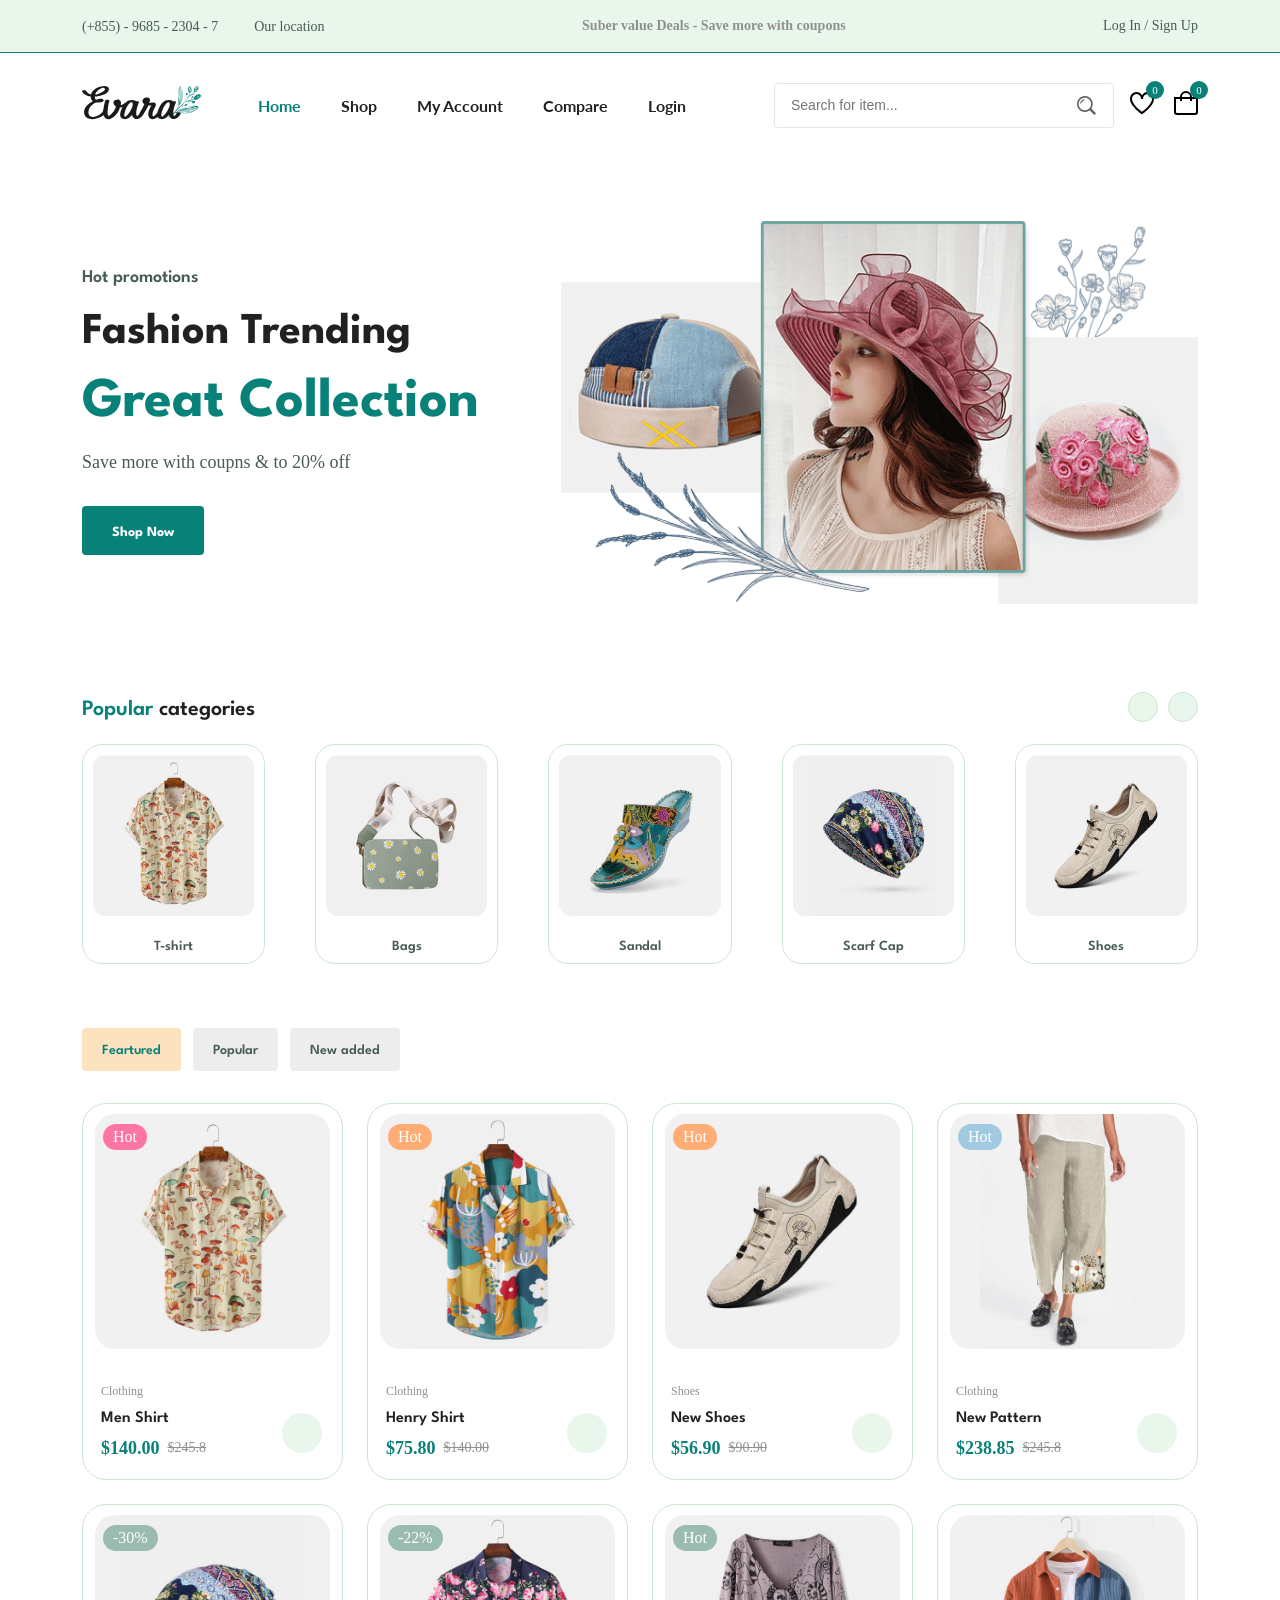
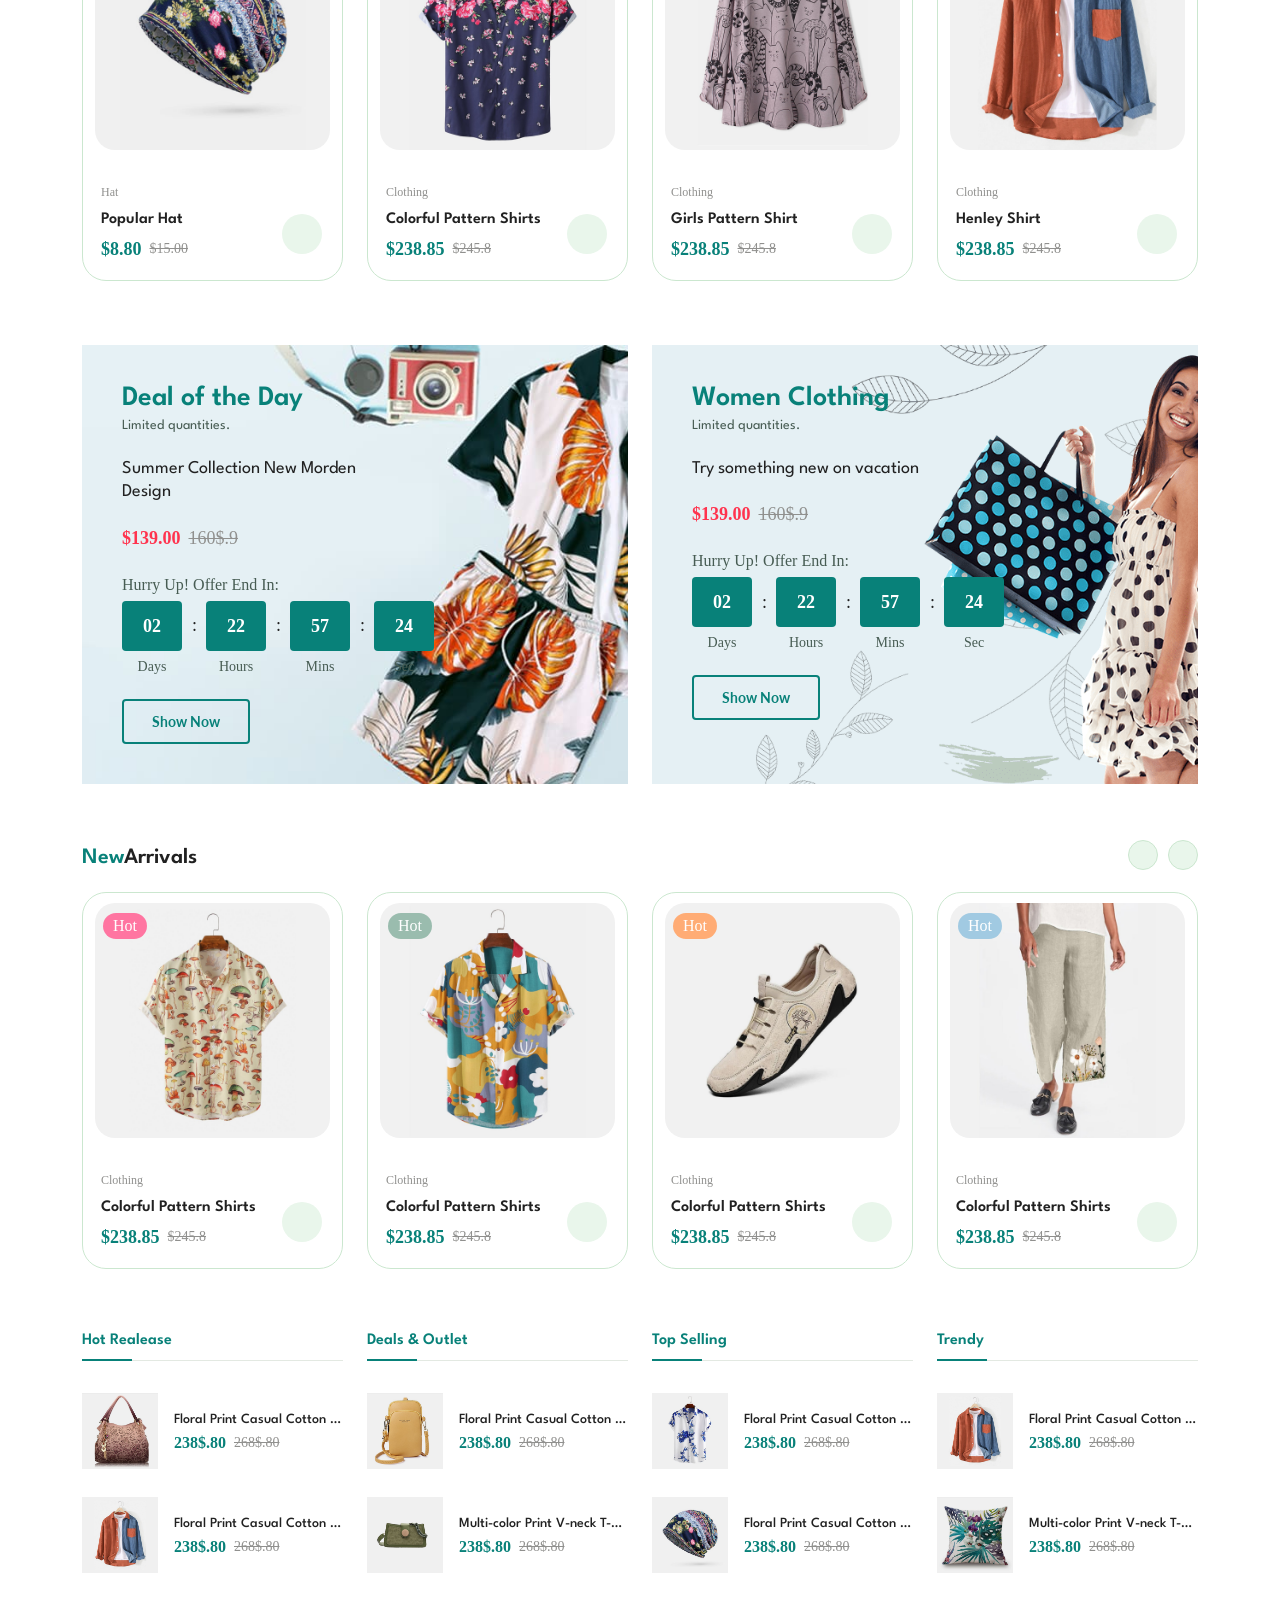
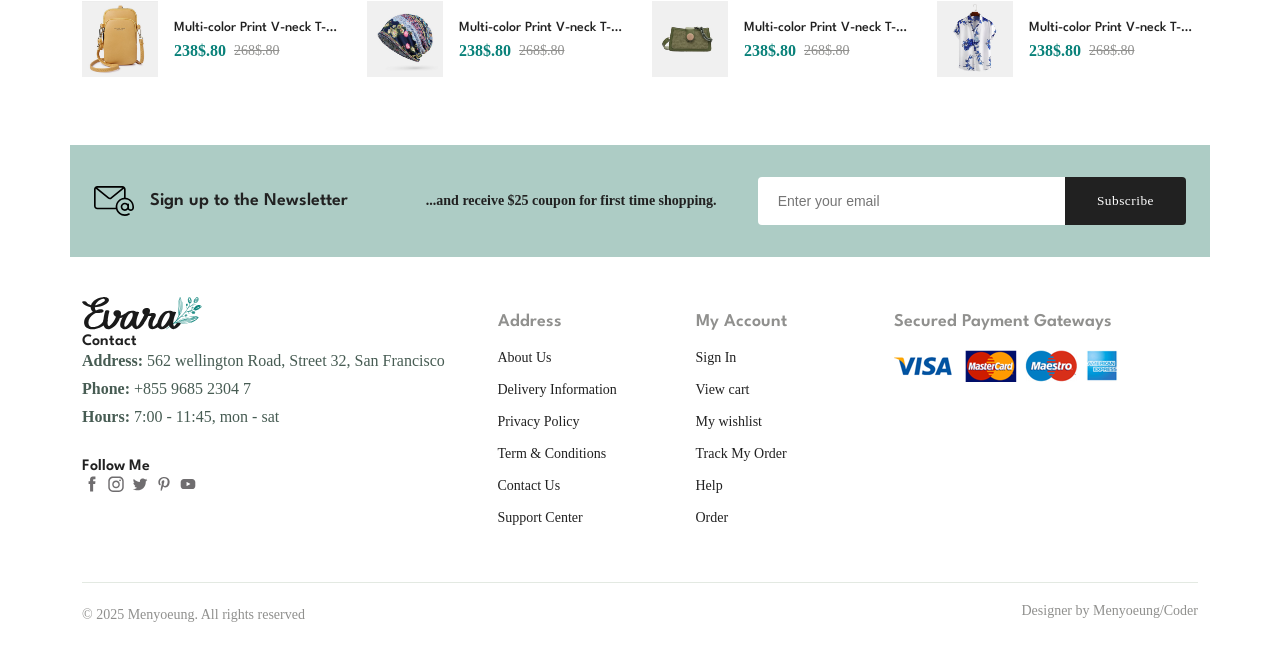
<file: index.html>
<!DOCTYPE html>
<html lang="en">
  <head>
    <meta charset="UTF-8" />
    <meta name="viewport" content="width=device-width, initial-scale=1.0" />

    <!--=============== FLATICON ===============-->
    <link rel='stylesheet' href='https://cdn-uicons.flaticon.com/2.6.0/uicons-regular-straight/css/uicons-regular-straight.css'>

    <!--=============== SWIPER CSS ===============-->
    <link rel="stylesheet"href="https://cdn.jsdelivr.net/npm/swiper@11/swiper-bundle.min.css"/>

    <!--=============== CSS ===============-->
    <link rel="stylesheet" href="assets/css/styles.css" />
    
    <title>Ecommerce Website</title>
  </head>
  <body>
    <!--=============== HEADER ===============-->
    <header class="header">
      <div class="header__top">
        <div class="header__container container">
          <div class="header__contact">
            <span>(+855) - 9685 - 2304 - 7</span>

            <span>Our location</span>
          </div>

          <p class="header__alert-news">
            Suber value Deals - Save more with coupons
          </p>

          <a href="login-register.html" class="header__top-action">
            Log In / Sign Up
          </a>
        </div>
      </div>

      <nav class="nav container">
        <a href="index.html" class="nav__logo">
          <img src="assets/img/logo.svg" alt="" class="nav__logo-img">
        </a>

        <div class="nav__menu" id="nav-menu">
          <button class="nav__close" id="nav-close" aria-label="Close menu">
            <i class="fi fi-rs-cross-small"></i>
          </button>
          <ul class="nav__list">
            <li class="nav__item">
              <a href="index.html" class="nav__link active-link">Home</a>
            </li>
            <li class="nav__item">
              <a href="shop.html" class="nav__link">Shop</a>
            </li>
            <li class="nav__item">
              <a href="accounts.html" class="nav__link">My Account</a>
            </li>
            <li class="nav__item">
              <a href="compare.html" class="nav__link">Compare</a>
            </li>
            <li class="nav__item">
              <a href="login-register.html" class="nav__link">Login</a>
            </li>
          </ul>
          <div class="header__search">
            <input type="text" placeholder="Search for item..."
            class="form__input"
            >
            <button class="search__btn">
              <img src="assets/img/search.png" alt="">
            </button>
          </div>
        </div>

        <div class="header__user-actions">
          <a href="wishlist.html" class="header__action-btn">
            <img src="assets/img/icon-heart.svg" alt="">
            <span class="count">3</span>
          </a>

          <a href="cart.html" class="header__action-btn">
            <img src="assets/img/icon-cart.svg" alt="">
            <span class="count">0</span>
          </a>
        </div>
        <button class="nav__toggle" id="nav-toggle" aria-label="Open menu" aria-expanded="false" aria-controls="nav-menu">
          <img src="assets/img/menu-burger.svg" alt="">
        </button>
      </nav>

      <div class="nav__overlay" id="nav-overlay"></div>
    </header>

    <!--=============== MAIN ===============-->
    <main class="main">
      <!--=============== HOME ===============-->
      <section class="home section--lg">
        <div class="home__container container grid">
          <div class="home-content">
            <span class="home___subtitle">Hot promotions</span>
            <h1 class="home__title">Fashion Trending <span>Great Collection</span></h1>
            <p class="home__describtion">Save more with coupns & to 20% off</p>
            <a href="shop.html" class="btn">Shop Now</a>
          </div>
          <img src="assets/img/home-img.png" alt="" class="home__img">
        </div>
      </section>

      <!--=============== CATEGORIES ===============-->
      <section class="categories container section">
        <h3 class="section__title">Popular <span>categories</span></h3>


        <div class="categories__container swiper">
          <div class="swiper-wrapper">
            <a href="shop.html" class="category__item swiper-slide">
              <img src="assets/img/category-1.jpg" alt="" class="category__img">

              <h3 class="category__title">T-shirt</h3>
            </a> 

            <a href="shop.html" class="category__item swiper-slide">
              <img src="assets/img/category-2.jpg" alt="" class="category__img">

              <h3 class="category__title">Bags</h3>
            </a> 
            <a href="shop.html" class="category__item swiper-slide">
              <img src="assets/img/category-3.jpg" alt="" class="category__img">

              <h3 class="category__title">Sandal</h3>
            </a> 
            <a href="shop.html" class="category__item swiper-slide">
              <img src="assets/img/category-4.jpg" alt="" class="category__img">

              <h3 class="category__title">Scarf Cap</h3>
            </a> 
            <a href="shop.html" class="category__item swiper-slide">
              <img src="assets/img/category-5.jpg" alt="" class="category__img">

              <h3 class="category__title">Shoes</h3>
            </a> 
            <a href="shop.html" class="category__item swiper-slide">
              <img src="assets/img/category-6.jpg" alt="" class="category__img">

              <h3 class="category__title">Pillowcase</h3>
            </a> 
            <a href="shop.html" class="category__item swiper-slide">
              <img src="assets/img/category-7.jpg" alt="" class="category__img">

              <h3 class="category__title">Jumsuit</h3>
            </a> 
            <a href="shop.html" class="category__item swiper-slide">
              <img src="assets/img/category-8.jpg" alt="" class="category__img">

              <h3 class="category__title">Hats</h3>
            </a> 
          </div>

          <div class="swiper-button-next">
            <i class="fi fi-rs-angle-right"></i>
          </div>
          <div class="swiper-button-prev">
            <i class="fi fi-rs-angle-left"></i>
          </div>
        </div>
      </section>

      <!--=============== PRODUCTS ===============-->
      <section class="products section container">  
        <div class="tab__btns">
          <span class="tab__btn active-tab" data-target="#feartured">Feartured</span>
          <span class="tab__btn" data-target="#popular">Popular</span>
          <span class="tab__btn" data-target="#new-added">New added</span>
        </div>

        <div class="tab__items">
          <div class="tab__item active-tab" content id="feartured">
            <div class="products__container grid">
              <div class="product__item">
                <div class="product__banner">
                  <a href="details.html?productId=prod1" class="product__imges">
                    <img src="assets/img/product-1-1.jpg" alt="" class="product__img default">

                    <img src="assets/img/product-1-2.jpg" alt="" class="product__img hover">
                  </a>

                  <div class="product__actions">
                    <a href="details.html?productId=prod1" class="action__btn" aria-label="Quick View">
                      <i class="fi fi-rs-eye"></i>
                    </a>
                    
                    <a href="#" class="action__btn" aria-label="Add To wishlist" id="addToWishlistBtn">
                      <i class="fi fi-rs-heart"></i>
                    </a>
                    <a href="#" class="action__btn" aria-label="Compare">
                      <i class="fi fi-rs-shuffle"></i>
                    </a>

                  </div>

                  <div class="product__badge light-pink">Hot</div>
                </div>

                <div class="product__content">
                  <span class="product__category">Clothing</span>
                  <a href="details.html?productId=prod1">
                    <h3 class="product__title">Men Shirt</h3>
                  </a>

                  <div class="product__rating">
                    <i class="fi fi-rs-star"></i>
                    <i class="fi fi-rs-star"></i>
                    <i class="fi fi-rs-star"></i>
                    <i class="fi fi-rs-star"></i>
                    <i class="fi fi-rs-star"></i>
                  </div>
                  <div class="product__price flex">
                    <span class="new__price">$140.00</span>
                    <span class="old__price">$245.8</span>
                  </div>

                  <a href="#" class="action__btn cart__btn" aria-label="Add To Cart">
                    <i class="fi fi-rs-shopping-bag-add"></i>
                  </a>
                </div>
              </div>

              <div class="product__item">
                <div class="product__banner">
                  <a href="details.html?productId=prod2" class="product__imges">
                    <img src="assets/img/product-2-1.jpg" alt="" class="product__img default">

                    <img src="assets/img/product-2-2.jpg" alt="" class="product__img hover">
                  </a>

                  <div class="product__actions">
                    <a href="#" class="action__btn" aria-label="Quick View">
                      <i class="fi fi-rs-eye"></i>
                    </a>
                    
                    <a href="#" class="action__btn" aria-label="Add To wishlist">
                      <i class="fi fi-rs-heart"></i>
                    </a>
                    <a href="#" class="action__btn" aria-label="Compare">
                      <i class="fi fi-rs-shuffle"></i>
                    </a>

                  </div>

                  <div class="product__badge light-orange">Hot</div>
                </div>

                <div class="product__content">
                  <span class="product__category">Clothing</span>
                  <a href="details.html?productId=prod2">
                    <h3 class="product__title">Henry Shirt</h3>
                  </a>

                  <div class="product__rating">
                    <i class="fi fi-rs-star"></i>
                    <i class="fi fi-rs-star"></i>
                    <i class="fi fi-rs-star"></i>
                    <i class="fi fi-rs-star"></i>
                    <i class="fi fi-rs-star"></i>
                  </div>
                  <div class="product__price flex">
                    <span class="new__price">$75.80</span>
                    <span class="old__price">$140.00</span>
                  </div>

                  <a href="#" class="action__btn cart__btn" aria-label="Add To Cart">
                    <i class="fi fi-rs-shopping-bag-add"></i>
                  </a>
                </div>
              </div>

              <div class="product__item">
                <div class="product__banner">
                  <a href="#" class="product__imges">
                    <img src="assets/img/product-3-1.jpg" alt="" class="product__img default">

                    <img src="assets/img/product-3-2.jpg" alt="" class="product__img hover">
                  </a>

                  <div class="product__actions">
                    <a href="details.html?productId=prod2" class="action__btn" aria-label="Quick View">
                      <i class="fi fi-rs-eye"></i>
                    </a>
                    
                    <a href="#" class="action__btn" aria-label="Add To wishlist">
                      <i class="fi fi-rs-heart"></i>
                    </a>
                    <a href="#" class="action__btn" aria-label="Compare">
                      <i class="fi fi-rs-shuffle"></i>
                    </a>

                  </div>

                  <div class="product__badge light-orange">Hot</div>
                </div>

                <div class="product__content">
                  <span class="product__category">Shoes</span>
                  <a href="#">
                    <h3 class="product__title">New Shoes</h3>
                  </a>

                  <div class="product__rating">
                    <i class="fi fi-rs-star"></i>
                    <i class="fi fi-rs-star"></i>
                    <i class="fi fi-rs-star"></i>
                    <i class="fi fi-rs-star"></i>
                    <i class="fi fi-rs-star"></i>
                  </div>
                  <div class="product__price flex">
                    <span class="new__price">$56.90</span>
                    <span class="old__price">$90.90</span>
                  </div>

                  <a href="#" class="action__btn cart__btn" aria-label="Add To Cart">
                    <i class="fi fi-rs-shopping-bag-add"></i>
                  </a>
                </div>
              </div>

              <div class="product__item">
                <div class="product__banner">
                  <a href="#" class="product__imges">
                    <img src="assets/img/product-4-1.jpg" alt="" class="product__img default">

                    <img src="assets/img/product-4-2.jpg" alt="" class="product__img hover">
                  </a>

                  <div class="product__actions">
                    <a href="#" class="action__btn" aria-label="Quick View">
                      <i class="fi fi-rs-eye"></i>
                    </a>
                    
                    <a href="#" class="action__btn" aria-label="Add To wishlist">
                      <i class="fi fi-rs-heart"></i>
                    </a>
                    <a href="#" class="action__btn" aria-label="Compare">
                      <i class="fi fi-rs-shuffle"></i>
                    </a>

                  </div>

                  <div class="product__badge light-blue">Hot</div>
                </div>

                <div class="product__content">
                  <span class="product__category">Clothing</span>
                  <a href="#">
                    <h3 class="product__title">New Pattern</h3>
                  </a>

                  <div class="product__rating">
                    <i class="fi fi-rs-star"></i>
                    <i class="fi fi-rs-star"></i>
                    <i class="fi fi-rs-star"></i>
                    <i class="fi fi-rs-star"></i>
                    <i class="fi fi-rs-star"></i>
                  </div>
                  <div class="product__price flex">
                    <span class="new__price">$238.85</span>
                    <span class="old__price">$245.8</span>
                  </div>

                  <a href="#" class="action__btn cart__btn" aria-label="Add To Cart">
                    <i class="fi fi-rs-shopping-bag-add"></i>
                  </a>
                </div>
              </div>

              <div class="product__item">
                <div class="product__banner">
                  <a href="details.html" class="product__imges">
                    <img src="assets/img/product-5-1.jpg" alt="" class="product__img default">

                    <img src="assets/img/product-5-2.jpg" alt="" class="product__img hover">
                  </a>

                  <div class="product__actions">
                    <a href="#" class="action__btn" aria-label="Quick View">
                      <i class="fi fi-rs-eye"></i>
                    </a>
                    
                    <a href="#" class="action__btn" aria-label="Add To wishlist">
                      <i class="fi fi-rs-heart"></i>
                    </a>
                    <a href="#" class="action__btn" aria-label="Compare">
                      <i class="fi fi-rs-shuffle"></i>
                    </a>

                  </div>

                  <div class="product__badge light-green">-30%</div>
                </div>

                <div class="product__content">
                  <span class="product__category">Hat</span>
                  <a href="details.html">
                    <h3 class="product__title">Popular Hat</h3>
                  </a>

                  <div class="product__rating">
                    <i class="fi fi-rs-star"></i>
                    <i class="fi fi-rs-star"></i>
                    <i class="fi fi-rs-star"></i>
                    <i class="fi fi-rs-star"></i>
                    <i class="fi fi-rs-star"></i>
                  </div>
                  <div class="product__price flex">
                    <span class="new__price">$8.80</span>
                    <span class="old__price">$15.00</span>
                  </div>

                  <a href="#" class="action__btn cart__btn" aria-label="Add To Cart">
                    <i class="fi fi-rs-shopping-bag-add"></i>
                  </a>
                </div>
              </div>

              <div class="product__item">
                <div class="product__banner">
                  <a href="details.html?productId=prod4" class="product__imges">
                    <img src="assets/img/product-6-1.jpg" alt="" class="product__img default">

                    <img src="assets/img/product-6-2.jpg" alt="" class="product__img hover">
                  </a>

                  <div class="product__actions">
                    <a href="details.html?productId=prod4" class="action__btn" aria-label="Quick View">
                      <i class="fi fi-rs-eye"></i>
                    </a>
                    
                    <a href="#" class="action__btn" aria-label="Add To wishlist">
                      <i class="fi fi-rs-heart"></i>
                    </a>
                    <a href="#" class="action__btn" aria-label="Compare">
                      <i class="fi fi-rs-shuffle"></i>
                    </a>

                  </div>

                  <div class="product__badge light-green">-22%</div>
                </div>

                <div class="product__content">
                  <span class="product__category">Clothing</span>
                  <a href="details.html?productId=prod4">
                    <h3 class="product__title">Colorful Pattern Shirts</h3>
                  </a>

                  <div class="product__rating">
                    <i class="fi fi-rs-star"></i>
                    <i class="fi fi-rs-star"></i>
                    <i class="fi fi-rs-star"></i>
                    <i class="fi fi-rs-star"></i>
                    <i class="fi fi-rs-star"></i>
                  </div>
                  <div class="product__price flex">
                    <span class="new__price">$238.85</span>
                    <span class="old__price">$245.8</span>
                  </div>

                  <a href="#" class="action__btn cart__btn" aria-label="Add To Cart">
                    <i class="fi fi-rs-shopping-bag-add"></i>
                  </a>
                </div>
              </div>

              <div class="product__item">
                <div class="product__banner">
                  <a href="details.html?productId=prod5" class="product__imges">
                    <img src="assets/img/product-7-1.jpg" alt="" class="product__img default">

                    <img src="assets/img/product-7-2.jpg" alt="" class="product__img hover">
                  </a>

                  <div class="product__actions">
                    <a href="details.html?productId=prod5" class="action__btn" aria-label="Quick View">
                      <i class="fi fi-rs-eye"></i>
                    </a>
                    
                    <a href="#" class="action__btn" aria-label="Add To wishlist">
                      <i class="fi fi-rs-heart"></i>
                    </a>
                    <a href="#" class="action__btn" aria-label="Compare">
                      <i class="fi fi-rs-shuffle"></i>
                    </a>

                  </div>

                  <div class="product__badge light-green">Hot</div>
                </div>

                <div class="product__content">
                  <span class="product__category">Clothing</span>
                  <a href="details.html?productId=prod5">
                    <h3 class="product__title">Girls Pattern Shirt</h3>
                  </a>

                  <div class="product__rating">
                    <i class="fi fi-rs-star"></i>
                    <i class="fi fi-rs-star"></i>
                    <i class="fi fi-rs-star"></i>
                    <i class="fi fi-rs-star"></i>
                    <i class="fi fi-rs-star"></i>
                  </div>
                  <div class="product__price flex">
                    <span class="new__price">$238.85</span>
                    <span class="old__price">$245.8</span>
                  </div>

                  <a href="#" class="action__btn cart__btn" aria-label="Add To Cart">
                    <i class="fi fi-rs-shopping-bag-add"></i>
                  </a>
                </div>
              </div>

              <div class="product__item">
                <div class="product__banner">
                  <a href="details.html?productId=prod3" class="product__imges">
                    <img src="assets/img/product-8-1.jpg" alt="" class="product__img default">

                    <img src="assets/img/product-8-2.jpg" alt="" class="product__img hover">
                  </a>

                  <div class="product__actions">
                    <a href="details.html?productId=prod3" class="action__btn" aria-label="Quick View">
                      <i class="fi fi-rs-eye"></i>
                    </a>
                    
                    <a href="#" class="action__btn" aria-label="Add To wishlist">
                      <i class="fi fi-rs-heart"></i>
                    </a>
                    <a href="#" class="action__btn" aria-label="Compare">
                      <i class="fi fi-rs-shuffle"></i>
                    </a>
                  </div>
                </div>

                <div class="product__content">
                  <span class="product__category">Clothing</span>
                  <a href="details.html?productId=prod3">
                    <h3 class="product__title">Henley Shirt</h3>
                  </a>

                  <div class="product__rating">
                    <i class="fi fi-rs-star"></i>
                    <i class="fi fi-rs-star"></i>
                    <i class="fi fi-rs-star"></i>
                    <i class="fi fi-rs-star"></i>
                    <i class="fi fi-rs-star"></i>
                  </div>
                  <div class="product__price flex">
                    <span class="new__price">$238.85</span>
                    <span class="old__price">$245.8</span>
                  </div>

                  <a href="#" class="action__btn cart__btn" aria-label="Add To Cart">
                    <i class="fi fi-rs-shopping-bag-add"></i>
                  </a>
                </div>
              </div>
            </div>
          </div>

          <div class="tab__item" content id="popular">
            <div class="products__container grid">
              <div class="product__item">
                <div class="product__banner">
                  <a href="details.html" class="product__imges">
                    <img src="assets/img/product-9-1.jpg" alt="" class="product__img default">

                    <img src="assets/img/product-9-2.jpg" alt="" class="product__img hover">
                  </a>

                  <div class="product__actions">
                    <a href="#" class="action__btn" aria-label="Quick View">
                      <i class="fi fi-rs-eye"></i>
                    </a>
                    
                    <a href="#" class="action__btn" aria-label="Add To wishlist">
                      <i class="fi fi-rs-heart"></i>
                    </a>
                    <a href="#" class="action__btn" aria-label="Compare">
                      <i class="fi fi-rs-shuffle"></i>
                    </a>

                  </div>

                  <div class="product__badge light-pink">Hot</div>
                </div>

                <div class="product__content">
                  <span class="product__category">Clothing</span>
                  <a href="details.html">
                    <h3 class="product__title">Colorful Pattern Shirts</h3>
                  </a>

                  <div class="product__rating">
                    <i class="fi fi-rs-star"></i>
                    <i class="fi fi-rs-star"></i>
                    <i class="fi fi-rs-star"></i>
                    <i class="fi fi-rs-star"></i>
                    <i class="fi fi-rs-star"></i>
                  </div>
                  <div class="product__price flex">
                    <span class="new__price">$238.85</span>
                    <span class="old__price">$245.8</span>
                  </div>

                  <a href="#" class="action__btn cart__btn" aria-label="Add To Cart">
                    <i class="fi fi-rs-shopping-bag-add"></i>
                  </a>
                </div>
              </div>

              <div class="product__item">
                <div class="product__banner">
                  <a href="details.html" class="product__imges">
                    <img src="assets/img/product-2-1.jpg" alt="" class="product__img default">

                    <img src="assets/img/product-2-2.jpg" alt="" class="product__img hover">
                  </a>

                  <div class="product__actions">
                    <a href="#" class="action__btn" aria-label="Quick View">
                      <i class="fi fi-rs-eye"></i>
                    </a>
                    
                    <a href="#" class="action__btn" aria-label="Add To wishlist">
                      <i class="fi fi-rs-heart"></i>
                    </a>
                    <a href="#" class="action__btn" aria-label="Compare">
                      <i class="fi fi-rs-shuffle"></i>
                    </a>

                  </div>

                  <div class="product__badge light-green">Hot</div>
                </div>

                <div class="product__content">
                  <span class="product__category">Clothing</span>
                  <a href="details.html">
                    <h3 class="product__title">Colorful Pattern Shirts</h3>
                  </a>

                  <div class="product__rating">
                    <i class="fi fi-rs-star"></i>
                    <i class="fi fi-rs-star"></i>
                    <i class="fi fi-rs-star"></i>
                    <i class="fi fi-rs-star"></i>
                    <i class="fi fi-rs-star"></i>
                  </div>
                  <div class="product__price flex">
                    <span class="new__price">$238.85</span>
                    <span class="old__price">$245.8</span>
                  </div>

                  <a href="#" class="action__btn cart__btn" aria-label="Add To Cart">
                    <i class="fi fi-rs-shopping-bag-add"></i>
                  </a>
                </div>
              </div>

              <div class="product__item">
                <div class="product__banner">
                  <a href="details.html" class="product__imges">
                    <img src="assets/img/product-10-1.jpg" alt="" class="product__img default">

                    <img src="assets/img/product-10-2.jpg" alt="" class="product__img hover">
                  </a>

                  <div class="product__actions">
                    <a href="#" class="action__btn" aria-label="Quick View">
                      <i class="fi fi-rs-eye"></i>
                    </a>
                    
                    <a href="#" class="action__btn" aria-label="Add To wishlist">
                      <i class="fi fi-rs-heart"></i>
                    </a>
                    <a href="#" class="action__btn" aria-label="Compare">
                      <i class="fi fi-rs-shuffle"></i>
                    </a>

                  </div>

                  <div class="product__badge light-orange">Hot</div>
                </div>

                <div class="product__content">
                  <span class="product__category">Clothing</span>
                  <a href="details.html">
                    <h3 class="product__title">Colorful Pattern Shirts</h3>
                  </a>

                  <div class="product__rating">
                    <i class="fi fi-rs-star"></i>
                    <i class="fi fi-rs-star"></i>
                    <i class="fi fi-rs-star"></i>
                    <i class="fi fi-rs-star"></i>
                    <i class="fi fi-rs-star"></i>
                  </div>
                  <div class="product__price flex">
                    <span class="new__price">$238.85</span>
                    <span class="old__price">$245.8</span>
                  </div>

                  <a href="#" class="action__btn cart__btn" aria-label="Add To Cart">
                    <i class="fi fi-rs-shopping-bag-add"></i>
                  </a>
                </div>
              </div>

              <div class="product__item">
                <div class="product__banner">
                  <a href="details.html" class="product__imges">
                    <img src="assets/img/product-4-1.jpg" alt="" class="product__img default">

                    <img src="assets/img/product-4-2.jpg" alt="" class="product__img hover">
                  </a>

                  <div class="product__actions">
                    <a href="#" class="action__btn" aria-label="Quick View">
                      <i class="fi fi-rs-eye"></i>
                    </a>
                    
                    <a href="#" class="action__btn" aria-label="Add To wishlist">
                      <i class="fi fi-rs-heart"></i>
                    </a>
                    <a href="#" class="action__btn" aria-label="Compare">
                      <i class="fi fi-rs-shuffle"></i>
                    </a>

                  </div>

                  <div class="product__badge light-blue">Hot</div>
                </div>

                <div class="product__content">
                  <span class="product__category">Clothing</span>
                  <a href="details.html">
                    <h3 class="product__title">Colorful Pattern Shirts</h3>
                  </a>

                  <div class="product__rating">
                    <i class="fi fi-rs-star"></i>
                    <i class="fi fi-rs-star"></i>
                    <i class="fi fi-rs-star"></i>
                    <i class="fi fi-rs-star"></i>
                    <i class="fi fi-rs-star"></i>
                  </div>
                  <div class="product__price flex">
                    <span class="new__price">$238.85</span>
                    <span class="old__price">$245.8</span>
                  </div>

                  <a href="#" class="action__btn cart__btn" aria-label="Add To Cart">
                    <i class="fi fi-rs-shopping-bag-add"></i>
                  </a>
                </div>
              </div>

              <div class="product__item">
                <div class="product__banner">
                  <a href="details.html" class="product__imges">
                    <img src="assets/img/product-5-1.jpg" alt="" class="product__img default">

                    <img src="assets/img/product-5-2.jpg" alt="" class="product__img hover">
                  </a>

                  <div class="product__actions">
                    <a href="#" class="action__btn" aria-label="Quick View">
                      <i class="fi fi-rs-eye"></i>
                    </a>
                    
                    <a href="#" class="action__btn" aria-label="Add To wishlist">
                      <i class="fi fi-rs-heart"></i>
                    </a>
                    <a href="#" class="action__btn" aria-label="Compare">
                      <i class="fi fi-rs-shuffle"></i>
                    </a>

                  </div>

                  <div class="product__badge light-green">-30%</div>
                </div>

                <div class="product__content">
                  <span class="product__category">Clothing</span>
                  <a href="details.html">
                    <h3 class="product__title">Colorful Pattern Shirts</h3>
                  </a>

                  <div class="product__rating">
                    <i class="fi fi-rs-star"></i>
                    <i class="fi fi-rs-star"></i>
                    <i class="fi fi-rs-star"></i>
                    <i class="fi fi-rs-star"></i>
                    <i class="fi fi-rs-star"></i>
                  </div>
                  <div class="product__price flex">
                    <span class="new__price">$238.85</span>
                    <span class="old__price">$245.8</span>
                  </div>

                  <a href="#" class="action__btn cart__btn" aria-label="Add To Cart">
                    <i class="fi fi-rs-shopping-bag-add"></i>
                  </a>
                </div>
              </div>

              <div class="product__item">
                <div class="product__banner">
                  <a href="details.html" class="product__imges">
                    <img src="assets/img/product-11-1.jpg" alt="" class="product__img default">

                    <img src="assets/img/product-11-2.jpg" alt="" class="product__img hover">
                  </a>

                  <div class="product__actions">
                    <a href="#" class="action__btn" aria-label="Quick View">
                      <i class="fi fi-rs-eye"></i>
                    </a>
                    
                    <a href="#" class="action__btn" aria-label="Add To wishlist">
                      <i class="fi fi-rs-heart"></i>
                    </a>
                    <a href="#" class="action__btn" aria-label="Compare">
                      <i class="fi fi-rs-shuffle"></i>
                    </a>

                  </div>

                  <div class="product__badge light-green">-22%</div>
                </div>

                <div class="product__content">
                  <span class="product__category">Clothing</span>
                  <a href="details.html">
                    <h3 class="product__title">Colorful Pattern Shirts</h3>
                  </a>

                  <div class="product__rating">
                    <i class="fi fi-rs-star"></i>
                    <i class="fi fi-rs-star"></i>
                    <i class="fi fi-rs-star"></i>
                    <i class="fi fi-rs-star"></i>
                    <i class="fi fi-rs-star"></i>
                  </div>
                  <div class="product__price flex">
                    <span class="new__price">$238.85</span>
                    <span class="old__price">$245.8</span>
                  </div>

                  <a href="#" class="action__btn cart__btn" aria-label="Add To Cart">
                    <i class="fi fi-rs-shopping-bag-add"></i>
                  </a>
                </div>
              </div>

              <div class="product__item">
                <div class="product__banner">
                  <a href="details.html" class="product__imges">
                    <img src="assets/img/product-7-1.jpg" alt="" class="product__img default">

                    <img src="assets/img/product-7-2.jpg" alt="" class="product__img hover">
                  </a>

                  <div class="product__actions">
                    <a href="#" class="action__btn" aria-label="Quick View">
                      <i class="fi fi-rs-eye"></i>
                    </a>
                    
                    <a href="#" class="action__btn" aria-label="Add To wishlist">
                      <i class="fi fi-rs-heart"></i>
                    </a>
                    <a href="#" class="action__btn" aria-label="Compare">
                      <i class="fi fi-rs-shuffle"></i>
                    </a>

                  </div>

                  <div class="product__badge light-green">Hot</div>
                </div>

                <div class="product__content">
                  <span class="product__category">Clothing</span>
                  <a href="details.html">
                    <h3 class="product__title">Colorful Pattern Shirts</h3>
                  </a>

                  <div class="product__rating">
                    <i class="fi fi-rs-star"></i>
                    <i class="fi fi-rs-star"></i>
                    <i class="fi fi-rs-star"></i>
                    <i class="fi fi-rs-star"></i>
                    <i class="fi fi-rs-star"></i>
                  </div>
                  <div class="product__price flex">
                    <span class="new__price">$238.85</span>
                    <span class="old__price">$245.8</span>
                  </div>

                  <a href="#" class="action__btn cart__btn" aria-label="Add To Cart">
                    <i class="fi fi-rs-shopping-bag-add"></i>
                  </a>
                </div>
              </div>

              <div class="product__item">
                <div class="product__banner">
                  <a href="details.html" class="product__imges">
                    <img src="assets/img/product-8-1.jpg" alt="" class="product__img default">

                    <img src="assets/img/product-8-2.jpg" alt="" class="product__img hover">
                  </a>

                  <div class="product__actions">
                    <a href="#" class="action__btn" aria-label="Quick View">
                      <i class="fi fi-rs-eye"></i>
                    </a>
                    
                    <a href="#" class="action__btn" aria-label="Add To wishlist">
                      <i class="fi fi-rs-heart"></i>
                    </a>
                    <a href="#" class="action__btn" aria-label="Compare">
                      <i class="fi fi-rs-shuffle"></i>
                    </a>

                  </div>
                </div>

                <div class="product__content">
                  <span class="product__category">Clothing</span>
                  <a href="details.html">
                    <h3 class="product__title">Colorful Pattern Shirts</h3>
                  </a>

                  <div class="product__rating">
                    <i class="fi fi-rs-star"></i>
                    <i class="fi fi-rs-star"></i>
                    <i class="fi fi-rs-star"></i>
                    <i class="fi fi-rs-star"></i>
                    <i class="fi fi-rs-star"></i>
                  </div>
                  <div class="product__price flex">
                    <span class="new__price">$238.85</span>
                    <span class="old__price">$245.8</span>
                  </div>

                  <a href="#" class="action__btn cart__btn" aria-label="Add To Cart">
                    <i class="fi fi-rs-shopping-bag-add"></i>
                  </a>
                </div>
              </div>
            </div>
          </div>

          <div class="tab__item" content id="new-added">
            <div class="products__container grid">
              <div class="product__item">
                <div class="product__banner">
                  <a href="details.html" class="product__imges">
                    <img src="assets/img/product-1-1.jpg" alt="" class="product__img default">

                    <img src="assets/img/product-1-2.jpg" alt="" class="product__img hover">
                  </a>

                  <div class="product__actions">
                    <a href="#" class="action__btn" aria-label="Quick View">
                      <i class="fi fi-rs-eye"></i>
                    </a>
                    
                    <a href="#" class="action__btn" aria-label="Add To wishlist">
                      <i class="fi fi-rs-heart"></i>
                    </a>
                    <a href="#" class="action__btn" aria-label="Compare">
                      <i class="fi fi-rs-shuffle"></i>
                    </a>

                  </div>

                  <div class="product__badge light-pink">Hot</div>
                </div>

                <div class="product__content">
                  <span class="product__category">Clothing</span>
                  <a href="details.html">
                    <h3 class="product__title">Colorful Pattern Shirts</h3>
                  </a>

                  <div class="product__rating">
                    <i class="fi fi-rs-star"></i>
                    <i class="fi fi-rs-star"></i>
                    <i class="fi fi-rs-star"></i>
                    <i class="fi fi-rs-star"></i>
                    <i class="fi fi-rs-star"></i>
                  </div>
                  <div class="product__price flex">
                    <span class="new__price">$238.85</span>
                    <span class="old__price">$245.8</span>
                  </div>

                  <a href="#" class="action__btn cart__btn" aria-label="Add To Cart">
                    <i class="fi fi-rs-shopping-bag-add"></i>
                  </a>
                </div>
              </div>

              <div class="product__item">
                <div class="product__banner">
                  <a href="details.html" class="product__imges">
                    <img src="assets/img/product-12-1.jpg" alt="" class="product__img default">

                    <img src="assets/img/product-12-2.jpg" alt="" class="product__img hover">
                  </a>

                  <div class="product__actions">
                    <a href="#" class="action__btn" aria-label="Quick View">
                      <i class="fi fi-rs-eye"></i>
                    </a>
                    
                    <a href="#" class="action__btn" aria-label="Add To wishlist">
                      <i class="fi fi-rs-heart"></i>
                    </a>
                    <a href="#" class="action__btn" aria-label="Compare">
                      <i class="fi fi-rs-shuffle"></i>
                    </a>

                  </div>

                  <div class="product__badge light-green">Hot</div>
                </div>

                <div class="product__content">
                  <span class="product__category">Clothing</span>
                  <a href="details.html">
                    <h3 class="product__title">Colorful Pattern Shirts</h3>
                  </a>

                  <div class="product__rating">
                    <i class="fi fi-rs-star"></i>
                    <i class="fi fi-rs-star"></i>
                    <i class="fi fi-rs-star"></i>
                    <i class="fi fi-rs-star"></i>
                    <i class="fi fi-rs-star"></i>
                  </div>
                  <div class="product__price flex">
                    <span class="new__price">$238.85</span>
                    <span class="old__price">$245.8</span>
                  </div>

                  <a href="#" class="action__btn cart__btn" aria-label="Add To Cart">
                    <i class="fi fi-rs-shopping-bag-add"></i>
                  </a>
                </div>
              </div>

              <div class="product__item">
                <div class="product__banner">
                  <a href="details.html" class="product__imges">
                    <img src="assets/img/product-13-1.jpg" alt="" class="product__img default">

                    <img src="assets/img/product-13-2.jpg" alt="" class="product__img hover">
                  </a>

                  <div class="product__actions">
                    <a href="#" class="action__btn" aria-label="Quick View">
                      <i class="fi fi-rs-eye"></i>
                    </a>
                    
                    <a href="#" class="action__btn" aria-label="Add To wishlist">
                      <i class="fi fi-rs-heart"></i>
                    </a>
                    <a href="#" class="action__btn" aria-label="Compare">
                      <i class="fi fi-rs-shuffle"></i>
                    </a>

                  </div>

                  <div class="product__badge light-orange">Hot</div>
                </div>

                <div class="product__content">
                  <span class="product__category">Clothing</span>
                  <a href="details.html">
                    <h3 class="product__title">Colorful Pattern Shirts</h3>
                  </a>

                  <div class="product__rating">
                    <i class="fi fi-rs-star"></i>
                    <i class="fi fi-rs-star"></i>
                    <i class="fi fi-rs-star"></i>
                    <i class="fi fi-rs-star"></i>
                    <i class="fi fi-rs-star"></i>
                  </div>
                  <div class="product__price flex">
                    <span class="new__price">$238.85</span>
                    <span class="old__price">$245.8</span>
                  </div>

                  <a href="#" class="action__btn cart__btn" aria-label="Add To Cart">
                    <i class="fi fi-rs-shopping-bag-add"></i>
                  </a>
                </div>
              </div>

              <div class="product__item">
                <div class="product__banner">
                  <a href="details.html" class="product__imges">
                    <img src="assets/img/product-10-1.jpg" alt="" class="product__img default">

                    <img src="assets/img/product-10-2.jpg" alt="" class="product__img hover">
                  </a>

                  <div class="product__actions">
                    <a href="#" class="action__btn" aria-label="Quick View">
                      <i class="fi fi-rs-eye"></i>
                    </a>
                    
                    <a href="#" class="action__btn" aria-label="Add To wishlist">
                      <i class="fi fi-rs-heart"></i>
                    </a>
                    <a href="#" class="action__btn" aria-label="Compare">
                      <i class="fi fi-rs-shuffle"></i>
                    </a>

                  </div>

                  <div class="product__badge light-blue">Hot</div>
                </div>

                <div class="product__content">
                  <span class="product__category">Clothing</span>
                  <a href="details.html">
                    <h3 class="product__title">Colorful Pattern Shirts</h3>
                  </a>

                  <div class="product__rating">
                    <i class="fi fi-rs-star"></i>
                    <i class="fi fi-rs-star"></i>
                    <i class="fi fi-rs-star"></i>
                    <i class="fi fi-rs-star"></i>
                    <i class="fi fi-rs-star"></i>
                  </div>
                  <div class="product__price flex">
                    <span class="new__price">$238.85</span>
                    <span class="old__price">$245.8</span>
                  </div>

                  <a href="#" class="action__btn cart__btn" aria-label="Add To Cart">
                    <i class="fi fi-rs-shopping-bag-add"></i>
                  </a>
                </div>
              </div>

              <div class="product__item">
                <div class="product__banner">
                  <a href="details.html" class="product__imges">
                    <img src="assets/img/product-5-1.jpg" alt="" class="product__img default">

                    <img src="assets/img/product-5-2.jpg" alt="" class="product__img hover">
                  </a>

                  <div class="product__actions">
                    <a href="#" class="action__btn" aria-label="Quick View">
                      <i class="fi fi-rs-eye"></i>
                    </a>
                    
                    <a href="#" class="action__btn" aria-label="Add To wishlist">
                      <i class="fi fi-rs-heart"></i>
                    </a>
                    <a href="#" class="action__btn" aria-label="Compare">
                      <i class="fi fi-rs-shuffle"></i>
                    </a>

                  </div>

                  <div class="product__badge light-green">-30%</div>
                </div>

                <div class="product__content">
                  <span class="product__category">Clothing</span>
                  <a href="details.html">
                    <h3 class="product__title">Colorful Pattern Shirts</h3>
                  </a>

                  <div class="product__rating">
                    <i class="fi fi-rs-star"></i>
                    <i class="fi fi-rs-star"></i>
                    <i class="fi fi-rs-star"></i>
                    <i class="fi fi-rs-star"></i>
                    <i class="fi fi-rs-star"></i>
                  </div>
                  <div class="product__price flex">
                    <span class="new__price">$238.85</span>
                    <span class="old__price">$245.8</span>
                  </div>

                  <a href="#" class="action__btn cart__btn" aria-label="Add To Cart">
                    <i class="fi fi-rs-shopping-bag-add"></i>
                  </a>
                </div>
              </div>

              <div class="product__item">
                <div class="product__banner">
                  <a href="details.html" class="product__imges">
                    <img src="assets/img/product-6-1.jpg" alt="" class="product__img default">

                    <img src="assets/img/product-6-2.jpg" alt="" class="product__img hover">
                  </a>

                  <div class="product__actions">
                    <a href="#" class="action__btn" aria-label="Quick View">
                      <i class="fi fi-rs-eye"></i>
                    </a>
                    
                    <a href="#" class="action__btn" aria-label="Add To wishlist">
                      <i class="fi fi-rs-heart"></i>
                    </a>
                    <a href="#" class="action__btn" aria-label="Compare">
                      <i class="fi fi-rs-shuffle"></i>
                    </a>

                  </div>

                  <div class="product__badge light-green">-22%</div>
                </div>

                <div class="product__content">
                  <span class="product__category">Clothing</span>
                  <a href="details.html">
                    <h3 class="product__title">Colorful Pattern Shirts</h3>
                  </a>

                  <div class="product__rating">
                    <i class="fi fi-rs-star"></i>
                    <i class="fi fi-rs-star"></i>
                    <i class="fi fi-rs-star"></i>
                    <i class="fi fi-rs-star"></i>
                    <i class="fi fi-rs-star"></i>
                  </div>
                  <div class="product__price flex">
                    <span class="new__price">$238.85</span>
                    <span class="old__price">$245.8</span>
                  </div>

                  <a href="#" class="action__btn cart__btn" aria-label="Add To Cart">
                    <i class="fi fi-rs-shopping-bag-add"></i>
                  </a>
                </div>
              </div>

              <div class="product__item">
                <div class="product__banner">
                  <a href="details.html" class="product__imges">
                    <img src="assets/img/product-9-1.jpg" alt="" class="product__img default">

                    <img src="assets/img/product-9-2.jpg" alt="" class="product__img hover">
                  </a>

                  <div class="product__actions">
                    <a href="#" class="action__btn" aria-label="Quick View">
                      <i class="fi fi-rs-eye"></i>
                    </a>
                    
                    <a href="#" class="action__btn" aria-label="Add To wishlist">
                      <i class="fi fi-rs-heart"></i>
                    </a>
                    <a href="#" class="action__btn" aria-label="Compare">
                      <i class="fi fi-rs-shuffle"></i>
                    </a>

                  </div>

                  <div class="product__badge light-green">Hot</div>
                </div>

                <div class="product__content">
                  <span class="product__category">Clothing</span>
                  <a href="details.html">
                    <h3 class="product__title">Colorful Pattern Shirts</h3>
                  </a>

                  <div class="product__rating">
                    <i class="fi fi-rs-star"></i>
                    <i class="fi fi-rs-star"></i>
                    <i class="fi fi-rs-star"></i>
                    <i class="fi fi-rs-star"></i>
                    <i class="fi fi-rs-star"></i>
                  </div>
                  <div class="product__price flex">
                    <span class="new__price">$238.85</span>
                    <span class="old__price">$245.8</span>
                  </div>

                  <a href="#" class="action__btn cart__btn" aria-label="Add To Cart">
                    <i class="fi fi-rs-shopping-bag-add"></i>
                  </a>
                </div>
              </div>

              <div class="product__item">
                <div class="product__banner">
                  <a href="details.html" class="product__imges">
                    <img src="assets/img/product-8-1.jpg" alt="" class="product__img default">

                    <img src="assets/img/product-8-2.jpg" alt="" class="product__img hover">
                  </a>

                  <div class="product__actions">
                    <a href="#" class="action__btn" aria-label="Quick View">
                      <i class="fi fi-rs-eye"></i>
                    </a>
                    
                    <a href="#" class="action__btn" aria-label="Add To wishlist">
                      <i class="fi fi-rs-heart"></i>
                    </a>
                    <a href="#" class="action__btn" aria-label="Compare">
                      <i class="fi fi-rs-shuffle"></i>
                    </a>

                  </div>
                </div>

                <div class="product__content">
                  <span class="product__category">Clothing</span>
                  <a href="details.html">
                    <h3 class="product__title">Colorful Pattern Shirts</h3>
                  </a>

                  <div class="product__rating">
                    <i class="fi fi-rs-star"></i>
                    <i class="fi fi-rs-star"></i>
                    <i class="fi fi-rs-star"></i>
                    <i class="fi fi-rs-star"></i>
                    <i class="fi fi-rs-star"></i>
                  </div>
                  <div class="product__price flex">
                    <span class="new__price">$238.85</span>
                    <span class="old__price">$245.8</span>
                  </div>

                  <a href="#" class="action__btn cart__btn" aria-label="Add To Cart">
                    <i class="fi fi-rs-shopping-bag-add"></i>
                  </a>
                </div>
              </div>
            </div>
          </div>
        </div>
      </section>

      <!--=============== DEALS ===============-->
      <section class="deals section">
        <div class="deals__container container grid">
          <div class="deals__item">
            <div class="deals__group">
              <h3 class="deals__brand">Deal of the Day</h3>
              <span class="deals__category">Limited quantities.</span>
            </div>
            <h4 class="deals__title">Summer Collection New Morden Design</h4>
            <div class="deals__price flex">
              <span class="new__price">$139.00</span>
              <span class="old__price">160$.9</span>
            </div>
            <div class="deals__group">
              <p class="deals__countdown-text">Hurry Up! Offer End In:</p>

              <div class="countdown">

                <div class="countdown__amount">
                  <p class="countdown__period">02</p>
                  <span class="until">Days</span>
                </div>
                <div class="countdown__amount">
                  <p class="countdown__period">22</p>
                  <span class="until">Hours</span>
                </div>
                <div class="countdown__amount">
                  <p class="countdown__period">57</p>
                  <span class="until">Mins</span>
                </div>
                <div class="countdown__amount">
                  <p class="countdown__period">24</p>
                  <span class="until">Sec</span>
                </div>

              </div>
            </div>
            <div class="deals__btn">
              <a href="details.html" class="btn btn--md">Show Now</a>
            </div>
          </div>

          <div class="deals__item">
            <div class="deals__group">
              <h3 class="deals__brand">Women Clothing</h3>
              <span class="deals__category">Limited quantities.</span>
            </div>
            <h4 class="deals__title">Try something new on vacation</h4>
            <div class="deals__price flex">
              <span class="new__price">$139.00</span>
              <span class="old__price">160$.9</span>
            </div>

            <div class="deals__group">
              <p class="deals__countdown-text">Hurry Up! Offer End In:</p>

              <div class="countdown">

                <div class="countdown__amount">
                  <p class="countdown__period">02</p>
                  <span class="until">Days</span>
                </div>
                <div class="countdown__amount">
                  <p class="countdown__period">22</p>
                  <span class="until">Hours</span>
                </div>
                <div class="countdown__amount">
                  <p class="countdown__period">57</p>
                  <span class="until">Mins</span>
                </div>
                <div class="countdown__amount">
                  <p class="countdown__period">24</p>
                  <span class="until">Sec</span>
                </div>

              </div>
            </div>
            <div class="deals__btn">
              <a href="details.html" class="btn btn--md">Show Now</a>
            </div>
          </div>
        </div>
      </section>

      <!--=============== NEW ARRIVALS ===============-->
      <section class="new__arrivals container section">
        <h3 class="section__title">New<span>Arrivals</span></h3>


        <div class="new__container swiper">
          <div class="swiper-wrapper">
            <div class="product__item swiper-slide">
              <div class="product__banner">
                <a href="details.html" class="product__imges">
                  <img src="assets/img/product-1-1.jpg" alt="" class="product__img default">

                  <img src="assets/img/product-1-2.jpg" alt="" class="product__img hover">
                </a>

                <div class="product__actions">
                  <a href="#" class="action__btn" aria-label="Quick View">
                    <i class="fi fi-rs-eye"></i>
                  </a>
                  
                  <a href="#" class="action__btn" aria-label="Add To wishlist">
                    <i class="fi fi-rs-heart"></i>
                  </a>
                  <a href="#" class="action__btn" aria-label="Compare">
                    <i class="fi fi-rs-shuffle"></i>
                  </a>

                </div>

                <div class="product__badge light-pink">Hot</div>
              </div>

              <div class="product__content">
                <span class="product__category">Clothing</span>
                <a href="details.html">
                  <h3 class="product__title">Colorful Pattern Shirts</h3>
                </a>

                <div class="product__rating">
                  <i class="fi fi-rs-star"></i>
                  <i class="fi fi-rs-star"></i>
                  <i class="fi fi-rs-star"></i>
                  <i class="fi fi-rs-star"></i>
                  <i class="fi fi-rs-star"></i>
                </div>
                <div class="product__price flex">
                  <span class="new__price">$238.85</span>
                  <span class="old__price">$245.8</span>
                </div>

                <a href="#" class="action__btn cart__btn" aria-label="Add To Cart">
                  <i class="fi fi-rs-shopping-bag-add"></i>
                </a>
              </div>
            </div>

            <div class="product__item swiper-slide">
              <div class="product__banner">
                <a href="details.html" class="product__imges">
                  <img src="assets/img/product-2-1.jpg" alt="" class="product__img default">

                  <img src="assets/img/product-2-2.jpg" alt="" class="product__img hover">
                </a>

                <div class="product__actions">
                  <a href="#" class="action__btn" aria-label="Quick View">
                    <i class="fi fi-rs-eye"></i>
                  </a>
                  
                  <a href="#" class="action__btn" aria-label="Add To wishlist">
                    <i class="fi fi-rs-heart"></i>
                  </a>
                  <a href="#" class="action__btn" aria-label="Compare">
                    <i class="fi fi-rs-shuffle"></i>
                  </a>

                </div>

                <div class="product__badge light-green">Hot</div>
              </div>

              <div class="product__content">
                <span class="product__category">Clothing</span>
                <a href="details.html">
                  <h3 class="product__title">Colorful Pattern Shirts</h3>
                </a>

                <div class="product__rating">
                  <i class="fi fi-rs-star"></i>
                  <i class="fi fi-rs-star"></i>
                  <i class="fi fi-rs-star"></i>
                  <i class="fi fi-rs-star"></i>
                  <i class="fi fi-rs-star"></i>
                </div>
                <div class="product__price flex">
                  <span class="new__price">$238.85</span>
                  <span class="old__price">$245.8</span>
                </div>

                <a href="#" class="action__btn cart__btn" aria-label="Add To Cart">
                  <i class="fi fi-rs-shopping-bag-add"></i>
                </a>
              </div>
            </div>

            <div class="product__item swiper-slide">
              <div class="product__banner">
                <a href="details.html" class="product__imges">
                  <img src="assets/img/product-3-1.jpg" alt="" class="product__img default">

                  <img src="assets/img/product-3-2.jpg" alt="" class="product__img hover">
                </a>

                <div class="product__actions">
                  <a href="#" class="action__btn" aria-label="Quick View">
                    <i class="fi fi-rs-eye"></i>
                  </a>
                  
                  <a href="#" class="action__btn" aria-label="Add To wishlist">
                    <i class="fi fi-rs-heart"></i>
                  </a>
                  <a href="#" class="action__btn" aria-label="Compare">
                    <i class="fi fi-rs-shuffle"></i>
                  </a>

                </div>

                <div class="product__badge light-orange">Hot</div>
              </div>

              <div class="product__content">
                <span class="product__category">Clothing</span>
                <a href="details.html">
                  <h3 class="product__title">Colorful Pattern Shirts</h3>
                </a>

                <div class="product__rating">
                  <i class="fi fi-rs-star"></i>
                  <i class="fi fi-rs-star"></i>
                  <i class="fi fi-rs-star"></i>
                  <i class="fi fi-rs-star"></i>
                  <i class="fi fi-rs-star"></i>
                </div>
                <div class="product__price flex">
                  <span class="new__price">$238.85</span>
                  <span class="old__price">$245.8</span>
                </div>

                <a href="#" class="action__btn cart__btn" aria-label="Add To Cart">
                  <i class="fi fi-rs-shopping-bag-add"></i>
                </a>
              </div>
            </div>

            <div class="product__item swiper-slide">
              <div class="product__banner">
                <a href="details.html" class="product__imges">
                  <img src="assets/img/product-4-1.jpg" alt="" class="product__img default">

                  <img src="assets/img/product-4-2.jpg" alt="" class="product__img hover">
                </a>

                <div class="product__actions">
                  <a href="#" class="action__btn" aria-label="Quick View">
                    <i class="fi fi-rs-eye"></i>
                  </a>
                  
                  <a href="#" class="action__btn" aria-label="Add To wishlist">
                    <i class="fi fi-rs-heart"></i>
                  </a>
                  <a href="#" class="action__btn" aria-label="Compare">
                    <i class="fi fi-rs-shuffle"></i>
                  </a>

                </div>

                <div class="product__badge light-blue">Hot</div>
              </div>

              <div class="product__content">
                <span class="product__category">Clothing</span>
                <a href="details.html">
                  <h3 class="product__title">Colorful Pattern Shirts</h3>
                </a>

                <div class="product__rating">
                  <i class="fi fi-rs-star"></i>
                  <i class="fi fi-rs-star"></i>
                  <i class="fi fi-rs-star"></i>
                  <i class="fi fi-rs-star"></i>
                  <i class="fi fi-rs-star"></i>
                </div>
                <div class="product__price flex">
                  <span class="new__price">$238.85</span>
                  <span class="old__price">$245.8</span>
                </div>

                <a href="#" class="action__btn cart__btn" aria-label="Add To Cart">
                  <i class="fi fi-rs-shopping-bag-add"></i>
                </a>
              </div>
            </div>

            <div class="product__item swiper-slide">
              <div class="product__banner">
                <a href="details.html" class="product__imges">
                  <img src="assets/img/product-5-1.jpg" alt="" class="product__img default">

                  <img src="assets/img/product-5-2.jpg" alt="" class="product__img hover">
                </a>

                <div class="product__actions">
                  <a href="#" class="action__btn" aria-label="Quick View">
                    <i class="fi fi-rs-eye"></i>
                  </a>
                  
                  <a href="#" class="action__btn" aria-label="Add To wishlist">
                    <i class="fi fi-rs-heart"></i>
                  </a>
                  <a href="#" class="action__btn" aria-label="Compare">
                    <i class="fi fi-rs-shuffle"></i>
                  </a>

                </div>

                <div class="product__badge light-green">-30%</div>
              </div>

              <div class="product__content">
                <span class="product__category">Clothing</span>
                <a href="details.html">
                  <h3 class="product__title">Colorful Pattern Shirts</h3>
                </a>

                <div class="product__rating">
                  <i class="fi fi-rs-star"></i>
                  <i class="fi fi-rs-star"></i>
                  <i class="fi fi-rs-star"></i>
                  <i class="fi fi-rs-star"></i>
                  <i class="fi fi-rs-star"></i>
                </div>
                <div class="product__price flex">
                  <span class="new__price">$238.85</span>
                  <span class="old__price">$245.8</span>
                </div>

                <a href="#" class="action__btn cart__btn" aria-label="Add To Cart">
                  <i class="fi fi-rs-shopping-bag-add"></i>
                </a>
              </div>
            </div>

            <div class="product__item swiper-slide">
              <div class="product__banner">
                <a href="details.html" class="product__imges">
                  <img src="assets/img/product-6-1.jpg" alt="" class="product__img default">

                  <img src="assets/img/product-6-2.jpg" alt="" class="product__img hover">
                </a>

                <div class="product__actions">
                  <a href="#" class="action__btn" aria-label="Quick View">
                    <i class="fi fi-rs-eye"></i>
                  </a>
                  
                  <a href="#" class="action__btn" aria-label="Add To wishlist">
                    <i class="fi fi-rs-heart"></i>
                  </a>
                  <a href="#" class="action__btn" aria-label="Compare">
                    <i class="fi fi-rs-shuffle"></i>
                  </a>

                </div>

                <div class="product__badge light-green">-22%</div>
              </div>

              <div class="product__content">
                <span class="product__category">Clothing</span>
                <a href="details.html">
                  <h3 class="product__title">Colorful Pattern Shirts</h3>
                </a>

                <div class="product__rating">
                  <i class="fi fi-rs-star"></i>
                  <i class="fi fi-rs-star"></i>
                  <i class="fi fi-rs-star"></i>
                  <i class="fi fi-rs-star"></i>
                  <i class="fi fi-rs-star"></i>
                </div>
                <div class="product__price flex">
                  <span class="new__price">$238.85</span>
                  <span class="old__price">$245.8</span>
                </div>

                <a href="#" class="action__btn cart__btn" aria-label="Add To Cart">
                  <i class="fi fi-rs-shopping-bag-add"></i>
                </a>
              </div>
            </div>

            <div class="product__item swiper-slide">
              <div class="product__banner">
                <a href="details.html" class="product__imges">
                  <img src="assets/img/product-7-1.jpg" alt="" class="product__img default">

                  <img src="assets/img/product-7-2.jpg" alt="" class="product__img hover">
                </a>

                <div class="product__actions">
                  <a href="#" class="action__btn" aria-label="Quick View">
                    <i class="fi fi-rs-eye"></i>
                  </a>
                  
                  <a href="#" class="action__btn" aria-label="Add To wishlist">
                    <i class="fi fi-rs-heart"></i>
                  </a>
                  <a href="#" class="action__btn" aria-label="Compare">
                    <i class="fi fi-rs-shuffle"></i>
                  </a>

                </div>

                <div class="product__badge light-green">Hot</div>
              </div>

              <div class="product__content">
                <span class="product__category">Clothing</span>
                <a href="details.html">
                  <h3 class="product__title">Colorful Pattern Shirts</h3>
                </a>

                <div class="product__rating">
                  <i class="fi fi-rs-star"></i>
                  <i class="fi fi-rs-star"></i>
                  <i class="fi fi-rs-star"></i>
                  <i class="fi fi-rs-star"></i>
                  <i class="fi fi-rs-star"></i>
                </div>
                <div class="product__price flex">
                  <span class="new__price">$238.85</span>
                  <span class="old__price">$245.8</span>
                </div>

                <a href="#" class="action__btn cart__btn" aria-label="Add To Cart">
                  <i class="fi fi-rs-shopping-bag-add"></i>
                </a>
              </div>
            </div>

            <div class="product__item swiper-slide">
              <div class="product__banner">
                <a href="details.html" class="product__imges">
                  <img src="assets/img/product-8-1.jpg" alt="" class="product__img default">

                  <img src="assets/img/product-8-2.jpg" alt="" class="product__img hover">
                </a>

                <div class="product__actions">
                  <a href="#" class="action__btn" aria-label="Quick View">
                    <i class="fi fi-rs-eye"></i>
                  </a>
                  
                  <a href="#" class="action__btn" aria-label="Add To wishlist">
                    <i class="fi fi-rs-heart"></i>
                  </a>
                  <a href="#" class="action__btn" aria-label="Compare">
                    <i class="fi fi-rs-shuffle"></i>
                  </a>

                </div>
              </div>

              <div class="product__content">
                <span class="product__category">Clothing</span>
                <a href="details.html">
                  <h3 class="product__title">Colorful Pattern Shirts</h3>
                </a>

                <div class="product__rating">
                  <i class="fi fi-rs-star"></i>
                  <i class="fi fi-rs-star"></i>
                  <i class="fi fi-rs-star"></i>
                  <i class="fi fi-rs-star"></i>
                  <i class="fi fi-rs-star"></i>
                </div>
                <div class="product__price flex">
                  <span class="new__price">$238.85</span>
                  <span class="old__price">$245.8</span>
                </div>

                <a href="#" class="action__btn cart__btn" aria-label="Add To Cart">
                  <i class="fi fi-rs-shopping-bag-add"></i>
                </a>
              </div>
            </div>
          </div>

          <div class="swiper-button-next">
            <i class="fi fi-rs-angle-right"></i>
          </div>
          <div class="swiper-button-prev">
            <i class="fi fi-rs-angle-left"></i>
          </div>
        </div>
      </section>

      <!--=============== SHOWCASE ===============-->
      <section class="showcase section">
        <div class="showcase__container container grid">
          <div class="showcase__wrapper">
            <h3 class="section__title">Hot Realease</h3>

            <div class="showcase__item">
              <a href="details.html" class="showcase__img-box">
                <img src="assets/img/showcase-img-1.jpg" class="showcase__img">
              </a>

              <div class="show__content">
                <a href="details.html">
                  <h4 class="showcase__title">Floral Print Casual Cotton Drees</h4>
                </a>

                <div class="showcase__price flex">
                  <span class="new__price">238$.80</span>
                  <span class="old__price">268$.80</span>
                </div>
              </div>
            </div>

            <div class="showcase__item">
              <a href="details.html" class="showcase__img-box">
                <img src="assets/img/showcase-img-9.jpg" class="showcase__img">
              </a>

              <div class="show__content">
                <a href="details.html">
                  <h4 class="showcase__title">Floral Print Casual Cotton Drees</h4>
                </a>

                <div class="showcase__price flex">
                  <span class="new__price">238$.80</span>
                  <span class="old__price">268$.80</span>
                </div>
              </div>
            </div>

            <div class="showcase__item">
              <a href="details.html" class="showcase__img-box">
                <img src="assets/img/showcase-img-3.jpg" class="showcase__img">
              </a>

              <div class="show__content">
                <a href="details.html">
                  <h4 class="showcase__title">Multi-color Print V-neck T-Shirt</h4>
                </a>

                <div class="showcase__price flex">
                  <span class="new__price">238$.80</span>
                  <span class="old__price">268$.80</span>
                </div>
              </div>
            </div>
          </div>

          <div class="showcase__wrapper">
            <h3 class="section__title">Deals & Outlet</h3>

            <div class="showcase__item">
              <a href="details.html" class="showcase__img-box">
                <img src="assets/img/showcase-img-3.jpg" class="showcase__img">
              </a>

              <div class="show__content">
                <a href="details.html">
                  <h4 class="showcase__title">Floral Print Casual Cotton Drees</h4>
                </a>

                <div class="showcase__price flex">
                  <span class="new__price">238$.80</span>
                  <span class="old__price">268$.80</span>
                </div>
              </div>
            </div>

            <div class="showcase__item">
              <a href="details.html" class="showcase__img-box">
                <img src="assets/img/showcase-img-8.jpg" class="showcase__img">
              </a>

              <div class="show__content">
                <a href="details.html">
                  <h4 class="showcase__title">Multi-color Print V-neck T-Shirt</h4>
                </a>

                <div class="showcase__price flex">
                  <span class="new__price">238$.80</span>
                  <span class="old__price">268$.80</span>
                </div>
              </div>
            </div>
            <div class="showcase__item">
              <a href="details.html" class="showcase__img-box">
                <img src="assets/img/showcase-img-4.jpg" class="showcase__img">
              </a>

              <div class="show__content">
                <a href="details.html">
                  <h4 class="showcase__title">Multi-color Print V-neck T-Shirt</h4>
                </a>

                <div class="showcase__price flex">
                  <span class="new__price">238$.80</span>
                  <span class="old__price">268$.80</span>
                </div>
              </div>
            </div>
          </div>

          <div class="showcase__wrapper">
            <h3 class="section__title">Top Selling</h3>

            <div class="showcase__item">
              <a href="details.html" class="showcase__img-box">
                <img src="assets/img/showcase-img-6.jpg" class="showcase__img">
              </a>

              <div class="show__content">
                <a href="details.html">
                  <h4 class="showcase__title">Floral Print Casual Cotton Drees</h4>
                </a>

                <div class="showcase__price flex">
                  <span class="new__price">238$.80</span>
                  <span class="old__price">268$.80</span>
                </div>
              </div>
            </div>

            <div class="showcase__item">
              <a href="details.html" class="showcase__img-box">
                <img src="assets/img/showcase-img-4.jpg" class="showcase__img">
              </a>

              <div class="show__content">
                <a href="details.html">
                  <h4 class="showcase__title">Floral Print Casual Cotton Drees</h4>
                </a>

                <div class="showcase__price flex">
                  <span class="new__price">238$.80</span>
                  <span class="old__price">268$.80</span>
                </div>
              </div>
            </div>

            <div class="showcase__item">
              <a href="details.html" class="showcase__img-box">
                <img src="assets/img/showcase-img-8.jpg" class="showcase__img">
              </a>

              <div class="show__content">
                <a href="details.html">
                  <h4 class="showcase__title">Multi-color Print V-neck T-Shirt</h4>
                </a>

                <div class="showcase__price flex">
                  <span class="new__price">238$.80</span>
                  <span class="old__price">268$.80</span>
                </div>
              </div>
            </div>
          </div>

          <div class="showcase__wrapper">
            <h3 class="section__title">Trendy</h3>

            <div class="showcase__item">
              <a href="details.html" class="showcase__img-box">
                <img src="assets/img/showcase-img-9.jpg" class="showcase__img">
              </a>

              <div class="show__content">
                <a href="details.html">
                  <h4 class="showcase__title">Floral Print Casual Cotton Drees</h4>
                </a>

                <div class="showcase__price flex">
                  <span class="new__price">238$.80</span>
                  <span class="old__price">268$.80</span>
                </div>
              </div>
            </div>

            <div class="showcase__item">
              <a href="details.html" class="showcase__img-box">
                <img src="assets/img/showcase-img-2.jpg" class="showcase__img">
              </a>

              <div class="show__content">
                <a href="details.html">
                  <h4 class="showcase__title">Multi-color Print V-neck T-Shirt</h4>
                </a>

                <div class="showcase__price flex">
                  <span class="new__price">238$.80</span>
                  <span class="old__price">268$.80</span>
                </div>
              </div>
            </div>

            <div class="showcase__item">
              <a href="details.html" class="showcase__img-box">
                <img src="assets/img/showcase-img-6.jpg" class="showcase__img">
              </a>

              <div class="show__content">
                <a href="details.html">
                  <h4 class="showcase__title">Multi-color Print V-neck T-Shirt</h4>
                </a>

                <div class="showcase__price flex">
                  <span class="new__price">238$.80</span>
                  <span class="old__price">268$.80</span>
                </div>
              </div>
            </div>
          </div>
        </div>


      </section>
      <!--=============== NEWSLETTER ===============-->
      <section class="newsletter section home__newletter container">
        <div class="newletter__container container grid">
          <h3 class="newletter__title flex">
            <img src="assets/img/icon-email.svg" class="newletter-icon">
            Sign up to the Newsletter
          </h3>

          <p class="newletter__describtion">
            ...and receive $25 coupon for first time shopping.
          </p>

          <form action="" class="newletter__form">
            <input type="text" placeholder="Enter your email" class="newsletter__input">

            <button type="submit" class="newsletter__btn">Subscribe</button>
          </form>
        </div>

      </section>
    </main>

    <!--=============== FOOTER ===============-->
    <footer class="footer  container">
      <div class="footer__container grid">
        <div class="footer__content">
          <a href="index.html" class="footer__logo">
            <img src="assets/img/logo.svg"class="footer__logo-img">
          </a>

          <h4 class="footer__subtitle">Contact</h4>

          <p class="footer__describtion">
            <span>Address:</span> 562 wellington Road, Street 32, San Francisco
          </p>

          <p class="footer__describtion">
            <span>Phone:</span> +855 9685 2304 7
          </p>

          <p class="footer__describtion">
            <span>Hours:</span> 7:00 - 11:45, mon - sat
          </p>

          <div class="footer__socail">
            <h4 class="footer__subtitle">Follow Me</h4>

            <div class="footer__socail-links flex">
              <a href="">
                <img src="assets/img/icon-facebook.svg" class="footer__socail-icon">
              </a>
              
              <a href="">
                <img src="assets/img/icon-instagram.svg"  class="footer__socail-icon">
              </a>
              <a href="">
                <img src="assets/img/icon-twitter.svg"  class="footer__socail-icon">
              </a>
              <a href="">
                <img src="assets/img/icon-pinterest.svg"  class="footer__socail-icon">
              </a>
              <a href="">
                <img src="assets/img/icon-youtube.svg"  class="footer__socail-icon">
              </a>
            </div>
          </div>
        </div>

        <div class="footer__content">
          <h3 class="footer__title">Address</h3>

          <ul class="footer-links">
            <li><a href="" class="footer__link">About Us</a></li>
            <li><a href="" class="footer__link">Delivery Information</a></li>
            <li><a href="" class="footer__link">Privacy Policy</a></li>
            <li><a href="" class="footer__link">Term & Conditions</a></li>
            <li><a href="" class="footer__link">Contact Us</a></li> 
            <li><a href="" class="footer__link">Support Center</a></li>
          </ul>
        </div>

        <div class="footer__content">
          <h3 class="footer__title">My Account</h3>

          <ul class="footer-links">
            <li><a href="" class="footer__link">Sign In</a></li>
            <li><a href="" class="footer__link">View cart</a></li>
            <li><a href="" class="footer__link">My wishlist</a></li>
            <li><a href="" class="footer__link">Track My Order</a></li>
            <li><a href="" class="footer__link">Help</a></li>
            <li><a href="" class="footer__link">Order</a></li>
          </ul>
        </div>

        <div class="footer__content">
          <h3 class="footer__title">Secured Payment Gateways</h3>

          <img src="assets/img/payment-method.png" alt="" class="payment__img">
        </div>
      </div>

      <div class="footer__bottom">
        <p class="copyright">&copy; 2025 Menyoeung. All rights reserved</p>
        <span class="design">Designer by Menyoeung/Coder</span>
      </div>
    </footer>
    <!--=============== SWIPER JS ===============-->
    <script src="https://cdn.jsdelivr.net/npm/swiper@11/swiper-bundle.min.js"></script>

    <!--=============== MAIN JS ===============-->
    <script src="assets/js/main.js"></script>
  </body>
</html>
</file>
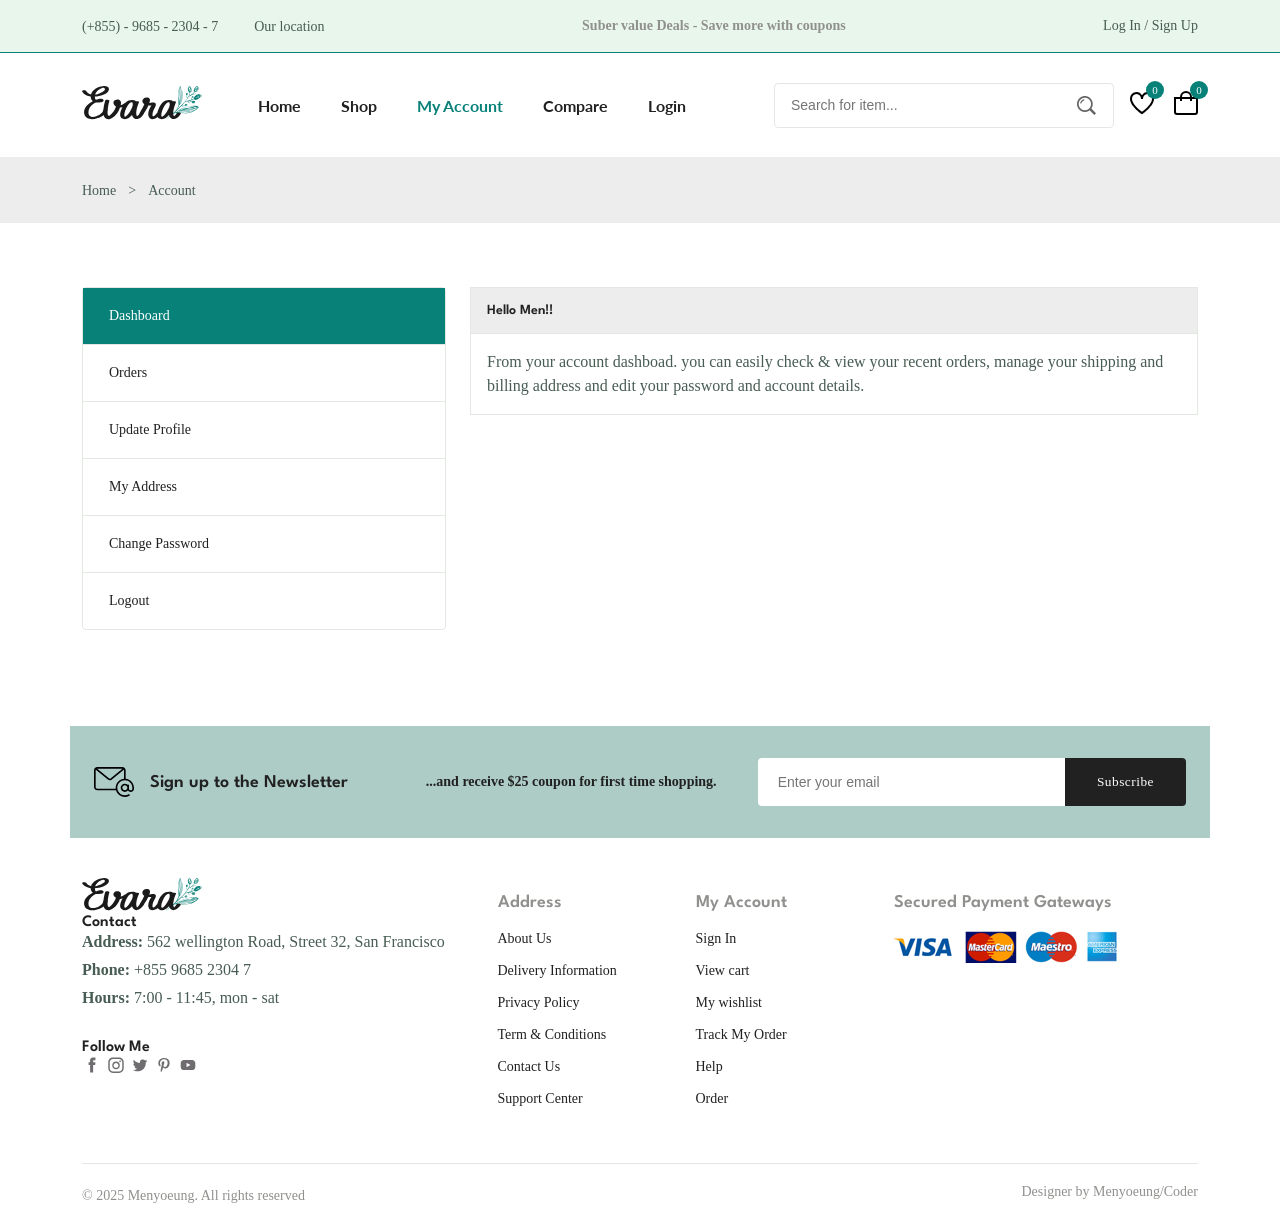
<file: accounts.html>
<!DOCTYPE html>
<html lang="en">
  <head>
    <meta charset="UTF-8" />
    <meta name="viewport" content="width=device-width, initial-scale=1.0" />
      <!--=============== FLATICON ===============-->
      <link rel='stylesheet' href='https://cdn-uicons.flaticon.com/2.6.0/uicons-regular-straight/css/uicons-regular-straight.css'>

      <!--=============== SWIPER CSS ===============-->
      <link rel="stylesheet"href="https://cdn.jsdelivr.net/npm/swiper@11/swiper-bundle.min.css"/>
  
      <!--=============== CSS ===============-->
      <link rel="stylesheet" href="assets/css/styles.css" />

    <title>Ecommerce Website</title>
  </head>
  <body>
    <!--=============== HEADER ===============-->
    <header class="header">
      <div class="header__top">
        <div class="header__container container">
          <div class="header__contact">
            <span>(+855) - 9685 - 2304 - 7</span>

            <span>Our location</span>
          </div>

          <p class="header__alert-news">
            Suber value Deals - Save more with coupons
          </p>

          <a href="login-register.html" class="header__top-action">
            Log In / Sign Up
          </a>
        </div>
      </div>

      <nav class="nav container">
        <a href="index.html" class="nav__logo">
          <img src="assets/img/logo.svg" alt="" class="nav__logo-img">
        </a>

        <div class="nav__menu" id="nav-menu">
          <button class="nav__close" id="nav-close" aria-label="Close menu">
            <i class="fi fi-rs-cross-small"></i>
          </button>
          <ul class="nav__list">
            <li class="nav__item">
              <a href="index.html" class="nav__link ">Home</a>
            </li>
            <li class="nav__item">
              <a href="shop.html" class="nav__link">Shop</a>
            </li>
            <li class="nav__item">
              <a href="accounts.html" class="nav__link  active-link">My Account</a>
            </li>
            <li class="nav__item">
              <a href="compare.html" class="nav__link ">Compare</a>
            </li>
            <li class="nav__item">
              <a href="login-register.html" class="nav__link">Login</a>
            </li>
          </ul>
          <div class="header__search">
            <input type="text" placeholder="Search for item..."
            class="form__input"
            >
            <button class="search__btn">
              <img src="assets/img/search.png" alt="">
            </button>
          </div>
        </div>

        <div class="header__user-actions">
          <a href="wishlist.html" class="header__action-btn">
            <img src="assets/img/icon-heart.svg" alt="">
            <span class="count">3</span>
          </a>

          <a href="cart.html" class="header__action-btn">
            <img src="assets/img/icon-cart.svg" alt="">
            <span class="count">0</span>
          </a>
        </div>
        <button class="nav__toggle" id="nav-toggle" aria-label="Open menu" aria-expanded="false" aria-controls="nav-menu">
          <img src="assets/img/menu-burger.svg" alt="">
        </button>
      </nav>

      <div class="nav__overlay" id="nav-overlay"></div>
    </header>

    <!--=============== MAIN ===============-->
    <main class="main">
      <!--=============== BREADCRUMB ===============-->
      <section class="breadcrumb">
        <ul class="breadcrumb__list flex container">
          <li>
            <a href="index.html" class="breadcrumb__link">Home</a>
            <li><span class="breadcrumb__link">></span></li>
            <li><span class="breadcrumb__link">Account</span></li>
          </li>
        </ul>

      </section>

      <!--=============== ACCOUNTS ===============-->
      <section class="accounts section--lg">
        <div class="accounts__container container grid">
          <div class="account__tabs">
            <p class="account__tab active-tab" data-target="#dashboard">
              <i class="fi fi-rs-settings-sliders"></i> Dashboard
            </p>

            <p class="account__tab" data-target="#orders">
              <i class="fi fi-rs-shopping-bag"></i> Orders
            </p>

            <p class="account__tab " data-target="#update-profile">
              <i class="fi fi-rs-user"></i> Update Profile 
            </p>

            <p class="account__tab " data-target="#address">
              <i class="fi fi-rs-marker"></i> My Address
            </p>

            <p class="account__tab" data-target="#change-password">
              <i class="fi fi-rs-user"></i> Change Password
            </p>

            <p class="account__tab">
              <i class="fi fi-rs-exit"></i> Logout
            </p>
            
          </div>

          <div class="tabs__content">
            <div class="tab__content active-tab" content id="dashboard">
              <h3 class="tab__header">Hello Men!!</h3>
            <div class="tab__body">
                <p class="tab__describtion">
                From your account dashboad. you can easily check & view your
                recent orders, manage your shipping and billing address and 
                edit your password and account details.
              </p>
            </div>
            </div>

            <div class="tab__content" content id="orders">
              <h3 class="tab__header">Your Orders</h3>

              <div class="tab__body">
                <table class="placed__order-table">
                  <tr>
                    <th>Orders</th>
                    <th>Date</th>
                    <th>Status</th>
                    <th>Total</th>
                    <th>Action</th>
                  </tr>

                  <tr>
                    <td>#9493</td>
                    <td>Descember, 03, 2024</td>
                    <td>Proccessing</td>
                    <td>$130.00</td>
                    <td><a href="" class="view__order">View</a></td>
                  </tr>

                  
                  <tr>
                    <td>#9594</td>
                    <td>March, 04, 2024</td>
                    <td>Completed</td>
                    <td>$130.00</td>
                    <td><a href="" class="view__order">View</a></td>
                  </tr>

                  
                  <tr>
                    <td>#9694</td>
                    <td>Janaury, 09, 2024</td>
                    <td>Completed</td>
                    <td>$130.00</td>
                    <td><a href="" class="view__order">View</a></td>
                  </tr>
                </table>
              </div>
            </div>

            <div class="tab__content" content id="update-profile">
              <h3 class="tab__header">Update Profile</h3>

              <div class="tab__body">
                <form action="" class="form grid">
                  <input type="text" placeholder="Username" class="form__input">
                  <input type="email" placeholder="Email" class="form__input">
                  <input type="password" placeholder="Password" class="form__input">

                  <div class="form__btn">
                    <button class="btnbtn--md"><a href="" class="btn">Save</a></button>
                </div>
                </form>
              </div>
            </div>

            <div class="tab__content" content id="address">
              <h3 class="tab__header">Shipping Address</h3>

              <div class="tab__body">
                <address class="address">
                  5236, interstate <br>
                  75 Bussiness Spur, <br>
                  Sault Ste. <br>
                  Maris, MI 8383 
                </address>

                <p class="city">New York</p>
                <a href="" class="edit">Edit</a>
              </div>
            </div>

            <div class="tab__content" content id="change-password">
              <h3 class="tab__header">Change Password</h3>

              <div class="tab__body">
                <form action="" class="form grid">
                  <input type="password" placeholder="Current Password"
                    class="form__input">

                  <input type="password" placeholder="New Password" 
                    class="form__input">
                    
                  <input type="password" placeholder="Confirm Password" 
                    class="form__input">

                  <div class="form__btn">
                    <button class="btnbtn--md"><a href="" class="btn">Save</a></button>
                </div>
                </form>
              </div>
            </div>

          </div>
        </div>
        </div>
      </section>

      <!--=============== NEWSLETTER ===============-->
      <section class="newsletter section home__newletter container">
        <div class="newletter__container container grid">
          <h3 class="newletter__title flex">
            <img src="assets/img/icon-email.svg" class="newletter-icon">
            Sign up to the Newsletter
          </h3>

          <p class="newletter__describtion">
            ...and receive $25 coupon for first time shopping.
          </p>

          <form action="" class="newletter__form">
            <input type="text" placeholder="Enter your email" class="newsletter__input">

            <button type="submit" class="newsletter__btn">Subscribe</button>
          </form>
        </div>

      </section>
    </main>

    <!--=============== FOOTER ===============-->
    <footer class="footer  container">
      <div class="footer__container grid">
        <div class="footer__content">
          <a href="index.html" class="footer__logo">
            <img src="assets/img/logo.svg"class="footer__logo-img">
          </a>

          <h4 class="footer__subtitle">Contact</h4>

          <p class="footer__describtion">
            <span>Address:</span> 562 wellington Road, Street 32, San Francisco
          </p>

          <p class="footer__describtion">
            <span>Phone:</span> +855 9685 2304 7
          </p>

          <p class="footer__describtion">
            <span>Hours:</span> 7:00 - 11:45, mon - sat
          </p>

          <div class="footer__socail">
            <h4 class="footer__subtitle">Follow Me</h4>

            <div class="footer__socail-links flex">
              <a href="">
                <img src="assets/img/icon-facebook.svg" class="footer__socail-icon">
              </a>
              
              <a href="">
                <img src="assets/img/icon-instagram.svg"  class="footer__socail-icon">
              </a>
              <a href="">
                <img src="assets/img/icon-twitter.svg"  class="footer__socail-icon">
              </a>
              <a href="">
                <img src="assets/img/icon-pinterest.svg"  class="footer__socail-icon">
              </a>
              <a href="">
                <img src="assets/img/icon-youtube.svg"  class="footer__socail-icon">
              </a>
            </div>
          </div>
        </div>

        <div class="footer__content">
          <h3 class="footer__title">Address</h3>

          <ul class="footer-links">
            <li><a href="" class="footer__link">About Us</a></li>
            <li><a href="" class="footer__link">Delivery Information</a></li>
            <li><a href="" class="footer__link">Privacy Policy</a></li>
            <li><a href="" class="footer__link">Term & Conditions</a></li>
            <li><a href="" class="footer__link">Contact Us</a></li>
            <li><a href="" class="footer__link">Support Center</a></li>
          </ul>
        </div>

        <div class="footer__content">
          <h3 class="footer__title">My Account</h3>

          <ul class="footer-links">
            <li><a href="" class="footer__link">Sign In</a></li>
            <li><a href="" class="footer__link">View cart</a></li>
            <li><a href="" class="footer__link">My wishlist</a></li>
            <li><a href="" class="footer__link">Track My Order</a></li>
            <li><a href="" class="footer__link">Help</a></li>
            <li><a href="" class="footer__link">Order</a></li>
          </ul>
        </div>

        <div class="footer__content">
          <h3 class="footer__title">Secured Payment Gateways</h3>

          <img src="assets/img/payment-method.png" alt="" class="payment__img">
        </div>
      </div>

      <div class="footer__bottom">
        <p class="copyright">&copy; 2025 Menyoeung. All rights reserved</p>
        <span class="design">Designer by Menyoeung/Coder</span>
      </div>
    </footer>


    <!--=============== SWIPER JS ===============-->
    <script src="https://cdn.jsdelivr.net/npm/swiper@11/swiper-bundle.min.js"></script>
    <!--=============== MAIN JS ===============-->
    <script src="./assets/js/main.js"></script>
  </body>
</html>
</file>
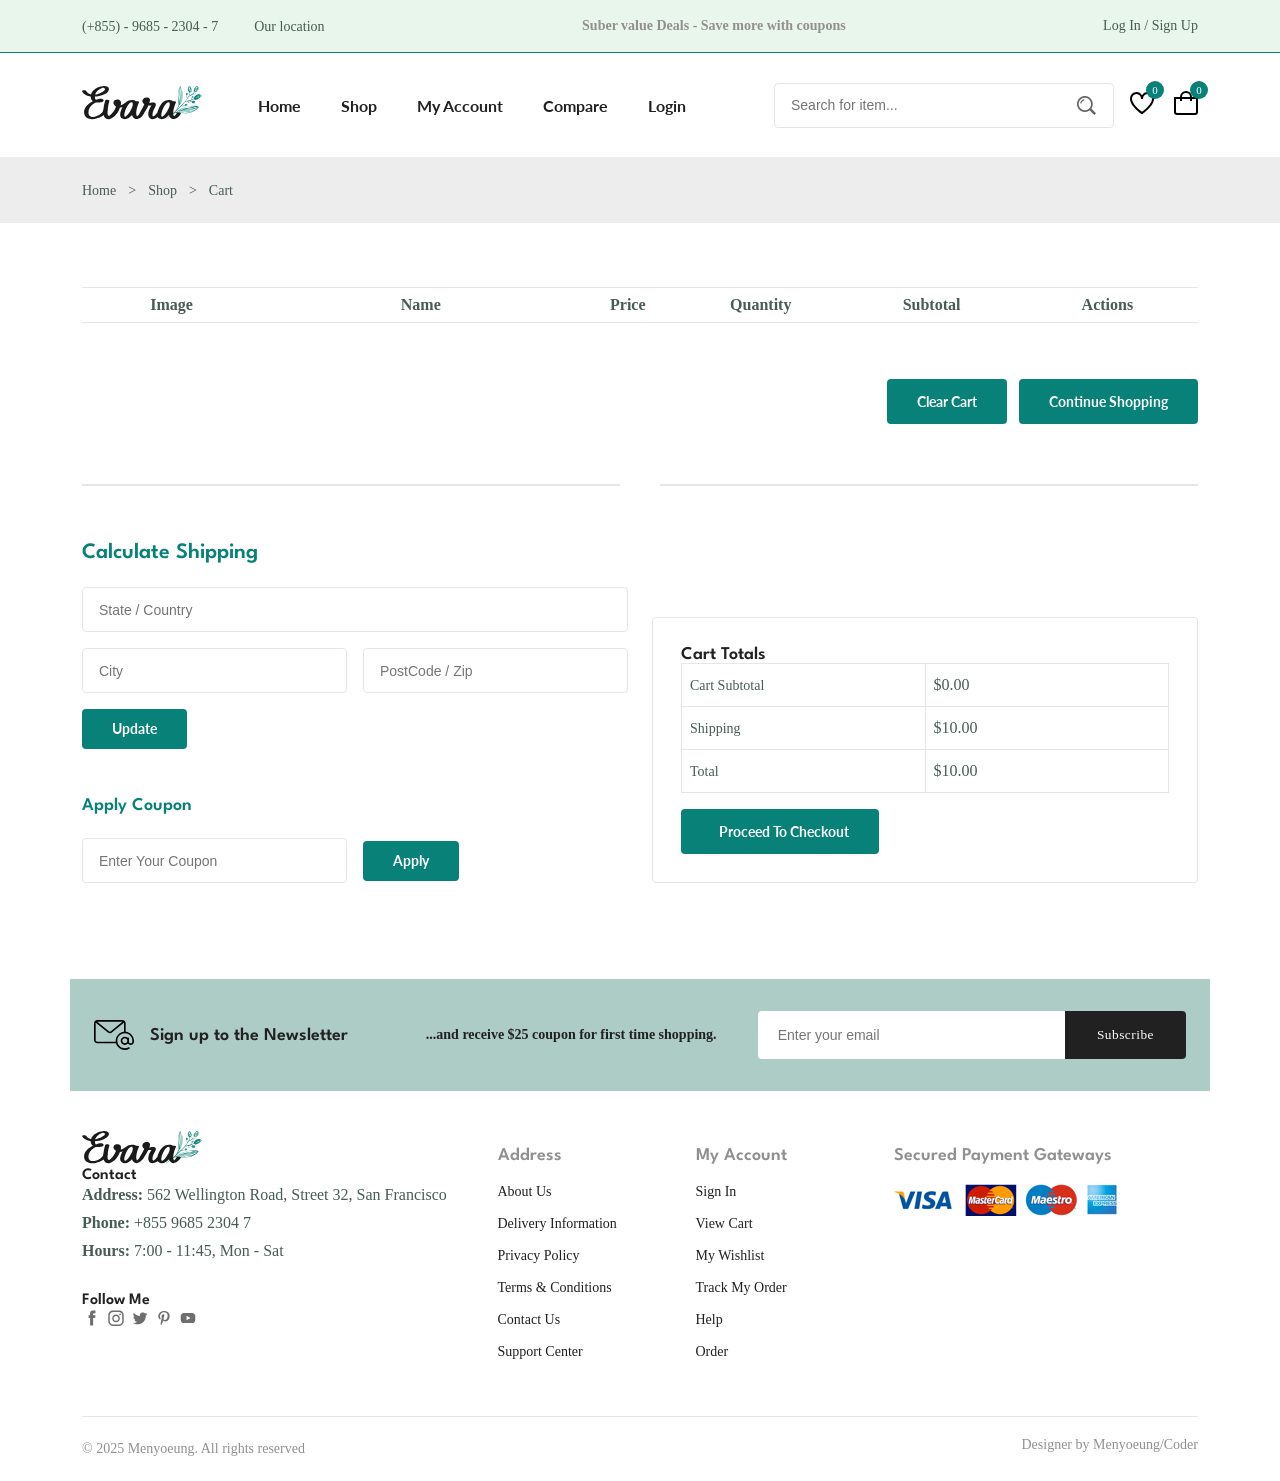
<file: cart.html>
<!DOCTYPE html>
<html lang="en">
  <head>
    <meta charset="UTF-8" />
    <meta name="viewport" content="width=device-width, initial-scale=1.0" />

    <!--=============== FLATICON ===============-->
    <link rel='stylesheet' href='https://cdn-uicons.flaticon.com/2.6.0/uicons-regular-straight/css/uicons-regular-straight.css'>
    <!--=============== SWIPER CSS ===============-->
    <link rel="stylesheet" href="https://cdn.jsdelivr.net/npm/swiper@11/swiper-bundle.min.css"/>
    <!--=============== CSS ===============-->
    <link rel="stylesheet" href="./assets/css/styles.css">

    <title>Ecommerce Website</title>
  </head>
  <body>
    <!--=============== HEADER ===============-->
    <header class="header">
      <div class="header__top">
        <div class="header__container container">
          <div class="header__contact">
            <span>(+855) - 9685 - 2304 - 7</span>
            <span>Our location</span>
          </div>
          <p class="header__alert-news">
            Suber value Deals - Save more with coupons
          </p>
          <a href="login-register.html" class="header__top-action">
            Log In / Sign Up
          </a>
        </div>
      </div>

      <nav class="nav container">
        <a href="index.html" class="nav__logo">
          <img src="assets/img/logo.svg" alt="" class="nav__logo-img">
        </a>

        <div class="nav__menu" id="nav-menu">
          <button class="nav__close" id="nav-close" aria-label="Close menu">
            <i class="fi fi-rs-cross-small"></i>
          </button>
          <ul class="nav__list">
            <li class="nav__item">
              <a href="index.html" class="nav__link">Home</a>
            </li>
            <li class="nav__item">
              <a href="shop.html" class="nav__link">Shop</a>
            </li>
            <li class="nav__item">
              <a href="accounts.html" class="nav__link">My Account</a>
            </li>
            <li class="nav__item">
              <a href="compare.html" class="nav__link">Compare</a>
            </li>
            <li class="nav__item">
              <a href="login-register.html" class="nav__link">Login</a>
            </li>
          </ul>
          <div class="header__search">
            <input type="text" placeholder="Search for item..." class="form__input">
            <button class="search__btn">
              <img src="assets/img/search.png" alt="">
            </button>
          </div>
        </div>

        <div class="header__user-actions">
          <a href="wishlist.html" class="header__action-btn">
            <img src="assets/img/icon-heart.svg" alt="">
            <span class="count">0</span>
          </a>
          <a href="cart.html" class="header__action-btn">
            <img src="assets/img/icon-cart.svg" alt="">
            <span class="count">0</span>
          </a>
        </div>
        <button class="nav__toggle" id="nav-toggle" aria-label="Open menu" aria-expanded="false" aria-controls="nav-menu">
          <img src="assets/img/menu-burger.svg" alt="">
        </button>
      </nav>

      <div class="nav__overlay" id="nav-overlay"></div>
    </header>

    <!--=============== MAIN ===============-->
    <main class="main">
      <!--=============== BREADCRUMB ===============-->
      <section class="breadcrumb">
        <ul class="breadcrumb__list flex container">
          <li>
            <a href="index.html" class="breadcrumb__link">Home</a>
            <li><span class="breadcrumb__link">></span></li>
            <li><span class="breadcrumb__link">Shop</span></li>
            <li><span class="breadcrumb__link">></span></li>
            <li><span class="breadcrumb__link">Cart</span></li>
          </li>
        </ul>
      </section>

      <!--=============== CART ===============-->
      <section class="cart section--lg container">
        <!-- Cart Controls -->
        <!-- <div style="margin-bottom: 20px;">
          <button onclick="localStorage.removeItem('cart'); window.location.reload();" class="btn btn--sm">Clear Cart</button>
          <button onclick="window.location.reload();" class="btn btn--sm" style="margin-left: 10px;">Refresh Cart</button>
          <!-- <p style="font-size: 0.9em; color: #666;">Note: After adding items, click "Refresh Cart" to update the display. If items don't display, clear the cart and add items again.</p> -->
        <!-- </div>-->

        <div class="table__container">
          <table class="table" style="display: block; visibility: visible;">
            <thead style="display: table-header-group;">
              <tr>
                <th>Image</th>
                <th>Name</th>
                <th>Price</th>
                <th>Quantity</th>
                <th>Subtotal</th>
                <th>Actions</th>
              </tr>
            </thead>
            <tbody id="cartTableBody" style="display: table-row-group; visibility: visible;">
              <!-- Cart items will be populated dynamically by JavaScript -->
            </tbody>
          </table>
        </div>

        <div class="cart__actions">
          <a href="">
            <button id="clearCartBtn" onclick="localStorage.removeItem('cart'); window.location.reload();" class="btn btn--md">Clear Cart</button>
          </a>
          <!-- Update Cart button (not functional in current JS, added for UI match) -->
          <!-- <a href="#" class="btn flex btn--md" style="pointer-events: none;">
            <i class="fi-rs-shuffle"></i> Update Cart
          </a> -->
          <a href="shop.html" class="btn flex btn--md">
            <i class="fi-rs-shopping-bag"></i> Continue Shopping
          </a>
        </div>

        <div class="divider">
          <i class="fi-rs-fingerprint"></i>
        </div>

        <div class="cart__group grid">
          <div>
            <div class="cart__shipping">
              <h3 class="section__title">Calculate Shipping</h3>
              <form action="" class="form grid">
                <input type="text" placeholder="State / Country" class="form__input">
                <div class="form__group grid">
                  <input type="text" placeholder="City" class="form__input">
                  <input type="text" placeholder="PostCode / Zip" class="form__input">
                </div>
                <div class="form__btn">
                  <button class="btn flex btn--sm" style="pointer-events: none;">
                    <i class="fi-rs-shuffle"></i> Update
                  </button>
                </div>
              </form>
            </div>

            <div class="cart__coupon">
              <h3 class="section__title">Apply Coupon</h3>
              <form action="" class="form grid coupon__form">
                <div class="form__group grid">
                  <input type="text" placeholder="Enter Your Coupon" class="form__input">
                  <div class="form__btn">
                    <button class="btn flex btn--sm" style="pointer-events: none;">
                      <i class="fi-rs-label"></i> Apply
                    </button>
                  </div>
                </div>
              </form>
            </div>
          </div>

          <div class="cart__total">
            <h3 class="section__titile">Cart Totals</h3>
            <table class="cart__total-table">
              <tr>
                <td><span class="cart__total-title">Cart Subtotal</span></td>
                <td><span class="cart__total-price" id="cartSubtotal">$0.00</span></td>
              </tr>
              <tr>
                <td><span class="cart__total-title">Shipping</span></td>
                <td><span class="cart__total-price" id="cartShipping">$10.00</span></td>
              </tr>
              <tr>
                <td><span class="cart__total-title">Total</span></td>
                <td><span class="cart__total-price" id="cartTotal">$0.00</span></td>
              </tr>
            </table>
            <a href="checkout.html" class="btn flex btn--md">
              <i class="fi fi-rs-box-alt"></i> Proceed To Checkout
            </a>
          </div>
        </div>
      </section>

      <!--=============== NEWSLETTER ===============-->
      <section class="newsletter section home__newletter container">
        <div class="newletter__container container grid">
          <h3 class="newletter__title flex">
            <img src="assets/img/icon-email.svg" class="newletter-icon">
            Sign up to the Newsletter
          </h3>
          <p class="newletter__describtion">
            ...and receive $25 coupon for first time shopping.
          </p>
          <form action="" class="newletter__form">
            <input type="text" placeholder="Enter your email" class="newsletter__input">
            <button type="submit" class="newsletter__btn">Subscribe</button>
          </form>
        </div>
      </section>
    </main>

    <!--=============== FOOTER ===============-->
    <footer class="footer container">
      <div class="footer__container grid">
        <div class="footer__content">
          <a href="index.html" class="footer__logo">
            <img src="assets/img/logo.svg" class="footer__logo-img">
          </a>
          <h4 class="footer__subtitle">Contact</h4>
          <p class="footer__describtion">
            <span>Address:</span> 562 Wellington Road, Street 32, San Francisco
          </p>
          <p class="footer__describtion">
            <span>Phone:</span> +855 9685 2304 7
          </p>
          <p class="footer__describtion">
            <span>Hours:</span> 7:00 - 11:45, Mon - Sat
          </p>
          <div class="footer__socail">
            <h4 class="footer__subtitle">Follow Me</h4>
            <div class="footer__socail-links flex">
              <a href=""><img src="assets/img/icon-facebook.svg" class="footer__socail-icon"></a>
              <a href=""><img src="assets/img/icon-instagram.svg" class="footer__socail-icon"></a>
              <a href=""><img src="assets/img/icon-twitter.svg" class="footer__socail-icon"></a>
              <a href=""><img src="assets/img/icon-pinterest.svg" class="footer__socail-icon"></a>
              <a href=""><img src="assets/img/icon-youtube.svg" class="footer__socail-icon"></a>
            </div>
          </div>
        </div>

        <div class="footer__content">
          <h3 class="footer__title">Address</h3>
          <ul class="footer-links">
            <li><a href="" class="footer__link">About Us</a></li>
            <li><a href="" class="footer__link">Delivery Information</a></li>
            <li><a href="" class="footer__link">Privacy Policy</a></li>
            <li><a href="" class="footer__link">Terms & Conditions</a></li>
            <li><a href="" class="footer__link">Contact Us</a></li>
            <li><a href="" class="footer__link">Support Center</a></li>
          </ul>
        </div>

        <div class="footer__content">
          <h3 class="footer__title">My Account</h3>
          <ul class="footer-links">
            <li><a href="" class="footer__link">Sign In</a></li>
            <li><a href="" class="footer__link">View Cart</a></li>
            <li><a href="" class="footer__link">My Wishlist</a></li>
            <li><a href="" class="footer__link">Track My Order</a></li>
            <li><a href="" class="footer__link">Help</a></li>
            <li><a href="" class="footer__link">Order</a></li>
          </ul>
        </div>

        <div class="footer__content">
          <h3 class="footer__title">Secured Payment Gateways</h3>
          <img src="assets/img/payment-method.png" alt="" class="payment__img">
        </div>
      </div>

      <div class="footer__bottom">
        <p class="copyright">© 2025 Menyoeung. All rights reserved</p>
        <span class="design">Designer by Menyoeung/Coder</span>
      </div>
    </footer>

    <!--=============== SWIPER JS ===============-->
    <script src="https://cdn.jsdelivr.net/npm/swiper@11/swiper-bundle.min.js"></script>
    <!--=============== MAIN JS ===============-->
    <script src="./assets/js/main.js"></script>
  </body>
</html>
</file>
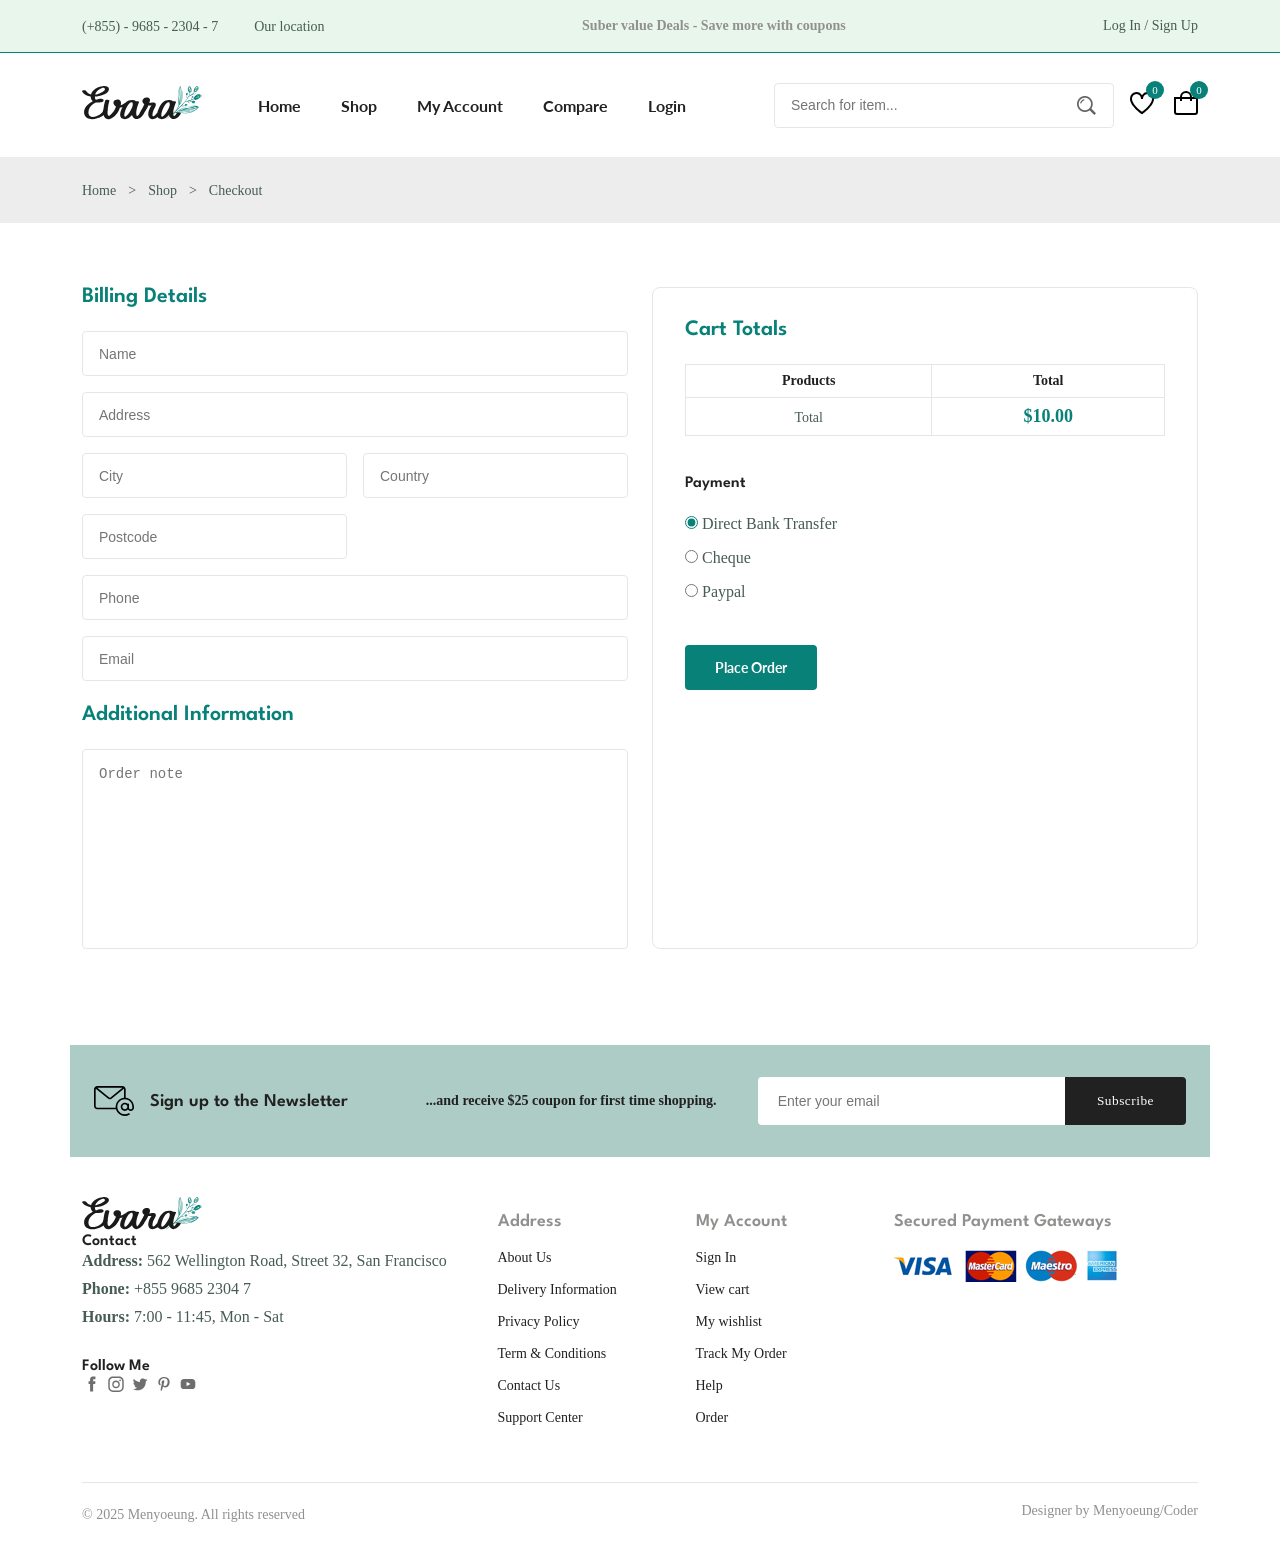
<file: checkout.html>
<!DOCTYPE html>
<html lang="en">
  <head>
    <meta charset="UTF-8" />
    <meta name="viewport" content="width=device-width, initial-scale=1.0" />

    <!--=============== FLATICON ===============-->
    <link rel='stylesheet' href='https://cdn-uicons.flaticon.com/2.6.0/uicons-regular-straight/css/uicons-regular-straight.css'>
    <!--=============== SWIPER CSS ===============-->
    <link rel="stylesheet" href="https://cdn.jsdelivr.net/npm/swiper@11/swiper-bundle.min.css"/>
    <!--=============== CSS ===============-->
    <link rel="stylesheet" href="./assets/css/styles.css">

    <title>Ecommerce Website - Checkout</title>
  </head>
  <body>
    <!--=============== HEADER ===============-->
    <header class="header">
      <div class="header__top">
        <div class="header__container container">
          <div class="header__contact">
            <span>(+855) - 9685 - 2304 - 7</span>
            <span>Our location</span>
          </div>
          <p class="header__alert-news">
            Suber value Deals - Save more with coupons
          </p>
          <a href="login-register.html" class="header__top-action">
            Log In / Sign Up
          </a>
        </div>
      </div>

      <nav class="nav container">
        <a href="index.html" class="nav__logo">
          <img src="assets/img/logo.svg" alt="" class="nav__logo-img">
        </a>

        <div class="nav__menu" id="nav-menu">
          <button class="nav__close" id="nav-close" aria-label="Close menu">
            <i class="fi fi-rs-cross-small"></i>
          </button>
          <ul class="nav__list">
            <li class="nav__item">
              <a href="index.html" class="nav__link ">Home</a>
            </li>
            <li class="nav__item">
              <a href="shop.html" class="nav__link">Shop</a>
            </li>
            <li class="nav__item">
              <a href="accounts.html" class="nav__link">My Account</a>
            </li>
            <li class="nav__item">
              <a href="compare.html" class="nav__link">Compare</a>
            </li>
            <li class="nav__item">
              <a href="login-register.html" class="nav__link">Login</a>
            </li>
          </ul>
          <div class="header__search">
            <input type="text" placeholder="Search for item..." class="form__input">
            <button class="search__btn">
              <img src="assets/img/search.png" alt="">
            </button>
          </div>
        </div>

        <div class="header__user-actions">
          <a href="wishlist.html" class="header__action-btn">
            <img src="assets/img/icon-heart.svg" alt="">
            <span class="count">0</span>
          </a>
          <a href="cart.html" class="header__action-btn">
            <img src="assets/img/icon-cart.svg" alt="">
            <span class="count">0</span>
          </a>
        </div>
        <button class="nav__toggle" id="nav-toggle" aria-label="Open menu" aria-expanded="false" aria-controls="nav-menu">
          <img src="assets/img/menu-burger.svg" alt="">
        </button>
      </nav>

      <div class="nav__overlay" id="nav-overlay"></div>
    </header>

    <!--=============== MAIN ===============-->
    <main class="main">
      <!--=============== BREADCRUMB ===============-->
      <section class="breadcrumb">
        <ul class="breadcrumb__list flex container">
          <li>
            <a href="index.html" class="breadcrumb__link">Home</a>
            <li><span class="breadcrumb__link">></span></li>
            <li><span class="breadcrumb__link">Shop</span></li>
            <li><span class="breadcrumb__link">></span></li>
            <li><span class="breadcrumb__link">Checkout</span></li>
          </li>
        </ul>
      </section>

      <!--=============== CHECKOUT ===============-->
      <section class="checkout section--lg container">
        <div class="checkout__container grid">
          <div class="checkout__group">
            <h3 class="section__title">Billing Details</h3>
            <form action="" class="form grid">
              <input type="text" id="name" placeholder="Name" class="form__input">
              <input type="text" id="address" placeholder="Address" class="form__input">
              <div class="form__group grid">
                <input type="text" id="city" placeholder="City" class="form__input">
                <input type="text" id="country" placeholder="Country" class="form__input">
                <input type="text" id="postcode" placeholder="Postcode" class="form__input">
              </div>
              <input type="text" id="phone" placeholder="Phone" class="form__input">
              <input type="email" id="email" placeholder="Email" class="form__input">
            </form>

            <h3 class="section__title">Additional Information</h3>
            <form action="" class="form grid">
              <textarea id="orderNote" class="form__input textarea" placeholder="Order note"></textarea>
            </form>
          </div>

          <div class="checkout__group">
            <h3 class="section__title">Cart Totals</h3>
            <table class="order__table">
              <tr>
                <th>Products</th>
                <th>Total</th>
              </tr>
              <tbody class="checkout__products"></tbody>
              <!-- <tr>
                <td><span class="cart__total-title">Subtotal</span></td>
                <td><span class="cart__total-price">$0.00</span></td>
              </tr> -->
              <!-- <tr>
                <td><span class="cart__total-title">Shipping</span></td>
                <td><span class="cart__total-price">Free Shipping</span></td>
              </tr> -->
              <tr>
                <td><span class="cart__total-title">Total</span></td>
                <td><span class="cart__total-price order__grand-total">$0.00</span></td>
              </tr>
            </table>

            <div class="payment__mathods">
              <h4 class="payment__title">Payment</h4>
              <div class="payment__option">
                <input type="radio" name="payment" class="payment__input" checked>
                Direct Bank Transfer
              </div>
              <div class="payment__option">
                <input type="radio" name="payment" class="payment__input">
                Cheque
              </div>
              <div class="payment__option">
                <input type="radio" name="payment" class="payment__input">
                Paypal
              </div>
            </div>

            <button class="btn btn--md">Place Order</button>
          </div>
        </div>
      </section>

      <!--=============== NEWSLETTER ===============-->
      <section class="newsletter section home__newletter container">
        <div class="newletter__container container grid">
          <h3 class="newletter__title flex">
            <img src="assets/img/icon-email.svg" class="newletter-icon">
            Sign up to the Newsletter
          </h3>

          <p class="newletter__describtion">
            ...and receive $25 coupon for first time shopping.
          </p>

          <form action="" class="newletter__form">
            <input type="text" placeholder="Enter your email" class="newsletter__input">

            <button type="submit" class="newsletter__btn">Subscribe</button>
          </form>
        </div>
      </section>
    </main>

    <!--=============== FOOTER ===============-->
    <footer class="footer container">
      <div class="footer__container grid">
        <div class="footer__content">
          <a href="index.html" class="footer__logo">
            <img src="assets/img/logo.svg" class="footer__logo-img">
          </a>
          <h4 class="footer__subtitle">Contact</h4>
          <p class="footer__describtion">
            <span>Address:</span> 562 Wellington Road, Street 32, San Francisco
          </p>
          <p class="footer__describtion">
            <span>Phone:</span> +855 9685 2304 7
          </p>
          <p class="footer__describtion">
            <span>Hours:</span> 7:00 - 11:45, Mon - Sat
          </p>
          <div class="footer__socail">
            <h4 class="footer__subtitle">Follow Me</h4>
            <div class="footer__socail-links flex">
              <a href=""><img src="assets/img/icon-facebook.svg" class="footer__socail-icon"></a>
              <a href=""><img src="assets/img/icon-instagram.svg" class="footer__socail-icon"></a>
              <a href=""><img src="assets/img/icon-twitter.svg" class="footer__socail-icon"></a>
              <a href=""><img src="assets/img/icon-pinterest.svg" class="footer__socail-icon"></a>
              <a href=""><img src="assets/img/icon-youtube.svg" class="footer__socail-icon"></a>
            </div>
          </div>
        </div>
        <div class="footer__content">
          <h3 class="footer__title">Address</h3>
          <ul class="footer-links">
            <li><a href="" class="footer__link">About Us</a></li>
            <li><a href="" class="footer__link">Delivery Information</a></li>
            <li><a href="" class="footer__link">Privacy Policy</a></li>
            <li><a href="" class="footer__link">Term & Conditions</a></li>
            <li><a href="" class="footer__link">Contact Us</a></li>
            <li><a href="" class="footer__link">Support Center</a></li>
          </ul>
        </div>
        <div class="footer__content">
          <h3 class="footer__title">My Account</h3>
          <ul class="footer-links">
            <li><a href="" class="footer__link">Sign In</a></li>
            <li><a href="" class="footer__link">View cart</a></li>
            <li><a href="" class="footer__link">My wishlist</a></li>
            <li><a href="" class="footer__link">Track My Order</a></li>
            <li><a href="" class="footer__link">Help</a></li>
            <li><a href="" class="footer__link">Order</a></li>
          </ul>
        </div>
        <div class="footer__content">
          <h3 class="footer__title">Secured Payment Gateways</h3>
          <img src="assets/img/payment-method.png" alt="" class="payment__img">
        </div>
      </div>
      <div class="footer__bottom">
        <p class="copyright">© 2025 Menyoeung. All rights reserved</p>
        <span class="design">Designer by Menyoeung/Coder</span>
      </div>
    </footer>

    <!--=============== SWIPER JS ===============-->
    <script src="https://cdn.jsdelivr.net/npm/swiper@11/swiper-bundle.min.js"></script>
    <!--=============== MAIN JS ===============-->
    <script src="assets/js/main.js"></script>
  </body>
</html>
</file>
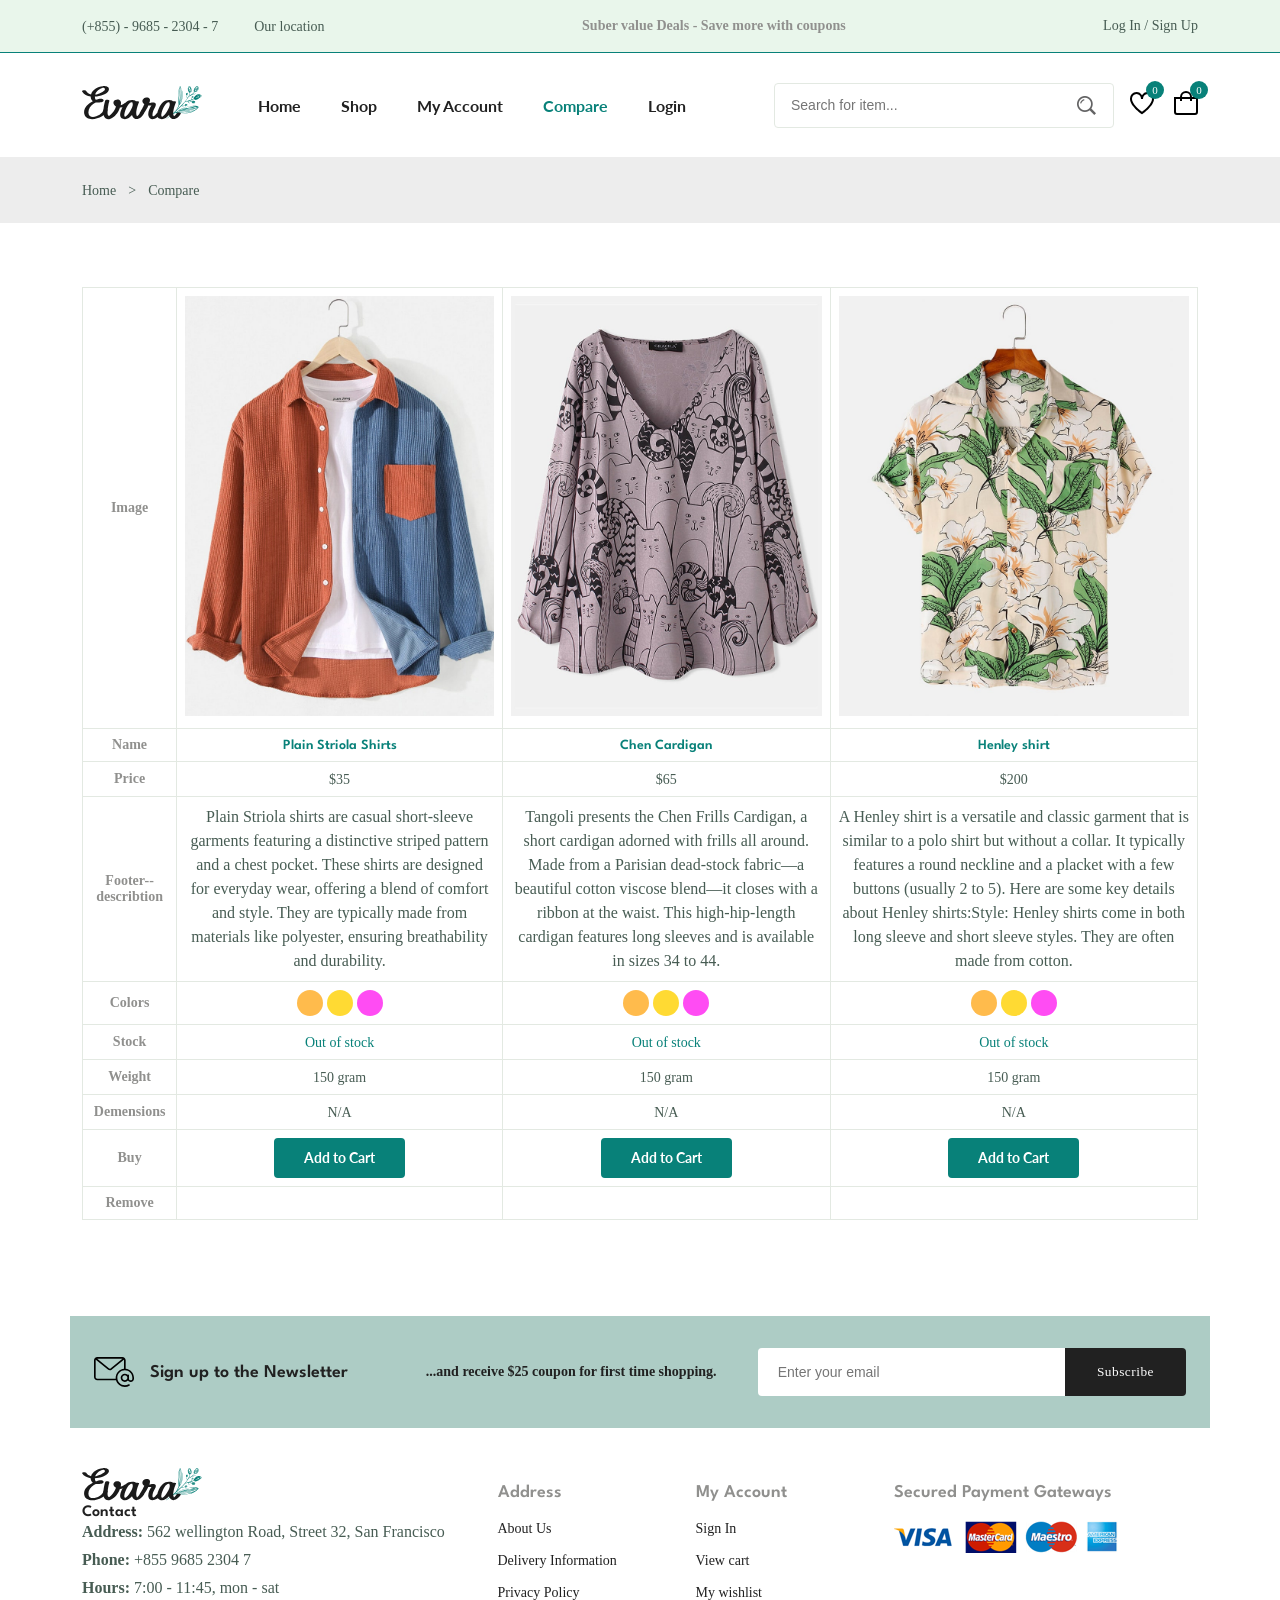
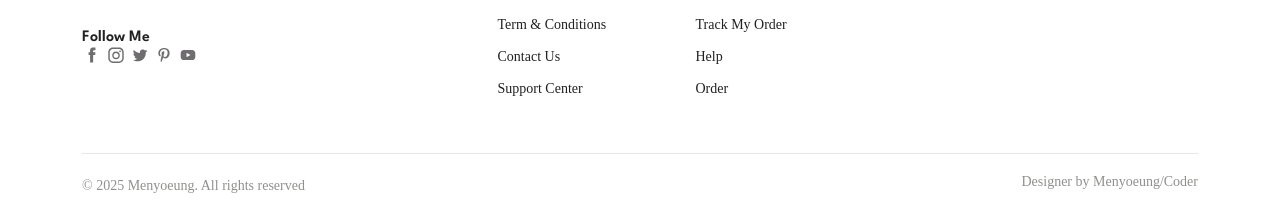
<file: compare.html>
<!DOCTYPE html>
<html lang="en">
  <head>
    <meta charset="UTF-8" />
    <meta name="viewport" content="width=device-width, initial-scale=1.0" />

      <!--=============== FLATICON ===============-->
      <link rel='stylesheet' href='https://cdn-uicons.flaticon.com/2.6.0/uicons-regular-straight/css/uicons-regular-straight.css'>

      <!--=============== SWIPER CSS ===============-->
      <link rel="stylesheet"href="https://cdn.jsdelivr.net/npm/swiper@11/swiper-bundle.min.css"/>
  
      <!--=============== CSS ===============-->
      <link rel="stylesheet" href="assets/css/styles.css" />

    <title>Ecommerce Website</title>
  </head>
  <body>
    <!--=============== HEADER ===============-->
    <header class="header">
      <div class="header__top">
        <div class="header__container container">
          <div class="header__contact">
            <span>(+855) - 9685 - 2304 - 7</span>

            <span>Our location</span>
          </div>

          <p class="header__alert-news">
            Suber value Deals - Save more with coupons
          </p>

          <a href="login-register.html" class="header__top-action">
            Log In / Sign Up
          </a>
        </div>
      </div>

      <nav class="nav container">
        <a href="index.html" class="nav__logo">
          <img src="assets/img/logo.svg" alt="" class="nav__logo-img">
        </a>

        <div class="nav__menu" id="nav-menu">
          <button class="nav__close" id="nav-close" aria-label="Close menu">
            <i class="fi fi-rs-cross-small"></i>
          </button>
          <ul class="nav__list">
            <li class="nav__item">
              <a href="index.html" class="nav__link ">Home</a>
            </li>
            <li class="nav__item">
              <a href="shop.html" class="nav__link">Shop</a>
            </li>
            <li class="nav__item">
              <a href="accounts.html" class="nav__link">My Account</a>
            </li>
            <li class="nav__item">
              <a href="compare.html" class="nav__link  active-link">Compare</a>
            </li>
            <li class="nav__item">
              <a href="login-register.html" class="nav__link">Login</a>
            </li>
          </ul>
          <div class="header__search">
            <input type="text" placeholder="Search for item..."
            class="form__input"
            >
            <button class="search__btn">
              <img src="assets/img/search.png" alt="">
            </button>
          </div>
        </div>

        <div class="header__user-actions">
          <a href="wishlist.html" class="header__action-btn">
            <img src="assets/img/icon-heart.svg" alt="">
            <span class="count">0</span>
          </a>

          <a href="cart.html" class="header__action-btn">
            <img src="assets/img/icon-cart.svg" alt="">
            <span class="count">0</span>
          </a>
        </div>
        <button class="nav__toggle" id="nav-toggle" aria-label="Open menu" aria-expanded="false" aria-controls="nav-menu">
          <img src="assets/img/menu-burger.svg" alt="">
        </button>
      </nav>

      <div class="nav__overlay" id="nav-overlay"></div>
    </header>

    <!--=============== MAIN ===============-->
    <main class="main">
      <!--=============== BREADCRUMB ===============-->
      <section class="breadcrumb">
        <ul class="breadcrumb__list flex container">
          <li>
            <a href="index.html" class="breadcrumb__link">Home</a>
            <li><span class="breadcrumb__link">></span></li>
            <li><span class="breadcrumb__link">Compare</span></li>
          </li>
        </ul>

      </section>

      <!--=============== COMPARE ===============-->
      <section class="compare container section--lg">
        <table class="compare__table">
          <tr>
            <th>Image</th>
            <td><img src="assets/img/product-8-1.jpg" class="compare__img" height="420px" ></td>
            <td><img src="assets/img/product-7-1.jpg" class="compare__img" height="420px"></td>
            <td><img src="assets/img/product-9-1.jpg" class="compare__img" height="420px" width="420px"></td>
          </tr>

          <tr>
            <th>Name</th>
            <td><h3 class="table__title">Plain Striola Shirts</h3></td>
            <td><h3 class="table__title">Chen Cardigan</h3></td>
            <td><h3 class="table__title">Henley shirt</h3></td>
          </tr>

          <tr>
            <th>Price</th>
            <td><span class="table__price">$35</span></td>
            <td><span class="table__price">$65</span></td>
            <td><span class="table__price">$200</span></td>
          </tr>

          <tr>
            <th>Footer--describtion</th>
            <td>
              <p>Plain Striola shirts are casual short-sleeve garments featuring a distinctive 
                striped pattern and a chest pocket. These shirts are designed for everyday wear, 
                offering a blend of comfort and style. They are typically made from materials 
                like polyester, ensuring breathability and durability. 
              </p>
            </td>
            <td>
              <p>
                Tangoli presents the Chen Frills Cardigan, a short cardigan adorned with frills all 
                around. Made from a Parisian dead-stock fabric—a beautiful cotton viscose blend—it 
                closes with a ribbon at the waist. This high-hip-length cardigan features long sleeves 
                and is available in sizes 34 to 44.
              </p>
            </td>
            <td>
              <p>
                A Henley shirt is a versatile and classic garment that is similar to a polo shirt but without
                a collar. It typically features a round neckline and a placket with a few buttons (usually 2 to 5). 
                Here are some key details about Henley shirts:Style: Henley shirts come in both long sleeve and short
                sleeve styles. They are often made from cotton.
              </p>
            </td>
          </tr>

          <tr>
            <th>Colors</th>
            <td>
              <ul class="color__list compare__colors">
                <li>
                  <a href="#" class="color__link" 
                    style="background: hsl(37, 100%, 65%);"></a>
                </li>

                <li>
                  <a href="#" class="color__link" 
                    style="background: hsl(49, 100%, 60%);"></a>
                </li>

                <li>
                  <a href="#" class="color__link" 
                    style="background: hsl(304, 100%, 65%);"></a>
                </li>
              </ul>
            </td>

            <td>
              <ul class="color__list compare__colors">
                <li>
                  <a href="#" class="color__link" 
                    style="background: hsl(37, 100%, 65%);"></a>
                </li>

                <li>
                  <a href="#" class="color__link" 
                    style="background: hsl(49, 100%, 60%);"></a>
                </li>

                <li>
                  <a href="#" class="color__link" 
                    style="background: hsl(304, 100%, 65%);"></a>
                </li>
              </ul>
            </td>

            <td>
              <ul class="color__list compare__colors">
                <li>
                  <a href="#" class="color__link" 
                    style="background: hsl(37, 100%, 65%);"></a>
                </li>

                <li>
                  <a href="#" class="color__link" 
                    style="background: hsl(49, 100%, 60%);"></a>
                </li>

                <li>
                  <a href="#" class="color__link" 
                    style="background: hsl(304, 100%, 65%);"></a>
                </li>
              </ul>
            </td>
          </tr>

          <tr>
            <th>Stock</th>
            <td><span class="table__stock">Out of stock</span></td>
            <td><span class="table__stock">Out of stock</span></td>
            <td><span class="table__stock">Out of stock</span></td>
          </tr>

          <tr>
            <th>Weight</th>
            <td><span class="table__weight">150 gram</span></td>
            <td><span class="table__weight">150 gram</span></td>
            <td><span class="table__weight">150 gram</span></td>
          </tr>

          <tr>
            <th>Demensions</th>
            <td><span class="table__demension">N/A</span></td>
            <td><span class="table__demension">N/A</span></td>
            <td><span class="table__demension">N/A</span></td>
          </tr>

          <tr>
            <th>Buy</th>
            <td><a href="" class="btn btn--sm">Add to Cart</a></td>
            <td><a href="" class="btn btn--sm">Add to Cart</a></td>
            <td><a href="" class="btn btn--sm">Add to Cart</a></td>
          </tr>

          <tr>
            <th>Remove</th>
            <td><i class="fi fi-rs-trash"></i></td>
            <td><i class="fi fi-rs-trash"></i></td>
            <td><i class="fi fi-rs-trash"></i></td>
          </tr>

        </table>
      </section>

      <!--=============== NEWSLETTER ===============-->
      <section class="newsletter section home__newletter container">
        <div class="newletter__container container grid">
          <h3 class="newletter__title flex">
            <img src="assets/img/icon-email.svg" class="newletter-icon">
            Sign up to the Newsletter
          </h3>

          <p class="newletter__describtion">
            ...and receive $25 coupon for first time shopping.
          </p>

          <form action="" class="newletter__form">
            <input type="text" placeholder="Enter your email" class="newsletter__input">

            <button type="submit" class="newsletter__btn">Subscribe</button>
          </form>
        </div>

      </section>
    </main>

    <!--=============== FOOTER ===============-->
    <footer class="footer  container">
      <div class="footer__container grid">
        <div class="footer__content">
          <a href="index.html" class="footer__logo">
            <img src="assets/img/logo.svg"class="footer__logo-img">
          </a>

          <h4 class="footer__subtitle">Contact</h4>

          <p class="footer__describtion">
            <span>Address:</span> 562 wellington Road, Street 32, San Francisco
          </p>

          <p class="footer__describtion">
            <span>Phone:</span> +855 9685 2304 7
          </p>

          <p class="footer__describtion">
            <span>Hours:</span> 7:00 - 11:45, mon - sat
          </p>

          <div class="footer__socail">
            <h4 class="footer__subtitle">Follow Me</h4>

            <div class="footer__socail-links flex">
              <a href="">
                <img src="assets/img/icon-facebook.svg" class="footer__socail-icon">
              </a>
              
              <a href="">
                <img src="assets/img/icon-instagram.svg"  class="footer__socail-icon">
              </a>
              <a href="">
                <img src="assets/img/icon-twitter.svg"  class="footer__socail-icon">
              </a>
              <a href="">
                <img src="assets/img/icon-pinterest.svg"  class="footer__socail-icon">
              </a>
              <a href="">
                <img src="assets/img/icon-youtube.svg"  class="footer__socail-icon">
              </a>
            </div>
          </div>
        </div>

        <div class="footer__content">
          <h3 class="footer__title">Address</h3>

          <ul class="footer-links">
            <li><a href="" class="footer__link">About Us</a></li>
            <li><a href="" class="footer__link">Delivery Information</a></li>
            <li><a href="" class="footer__link">Privacy Policy</a></li>
            <li><a href="" class="footer__link">Term & Conditions</a></li>
            <li><a href="" class="footer__link">Contact Us</a></li>
            <li><a href="" class="footer__link">Support Center</a></li>
          </ul>
        </div>

        <div class="footer__content">
          <h3 class="footer__title">My Account</h3>

          <ul class="footer-links">
            <li><a href="" class="footer__link">Sign In</a></li>
            <li><a href="" class="footer__link">View cart</a></li>
            <li><a href="" class="footer__link">My wishlist</a></li>
            <li><a href="" class="footer__link">Track My Order</a></li>
            <li><a href="" class="footer__link">Help</a></li>
            <li><a href="" class="footer__link">Order</a></li>
          </ul>
        </div>

        <div class="footer__content">
          <h3 class="footer__title">Secured Payment Gateways</h3>

          <img src="assets/img/payment-method.png" alt="" class="payment__img">
        </div>
      </div>

      <div class="footer__bottom">
        <p class="copyright">&copy; 2025 Menyoeung. All rights reserved</p>
        <span class="design">Designer by Menyoeung/Coder</span>
      </div>
    </footer>


    <!--=============== SWIPER JS ===============-->
    <script src="https://cdn.jsdelivr.net/npm/swiper@11/swiper-bundle.min.js"></script>
    <!--=============== MAIN JS ===============-->
    <script src="./assets/js/main.js"></script>
  </body>
</html>
</file>
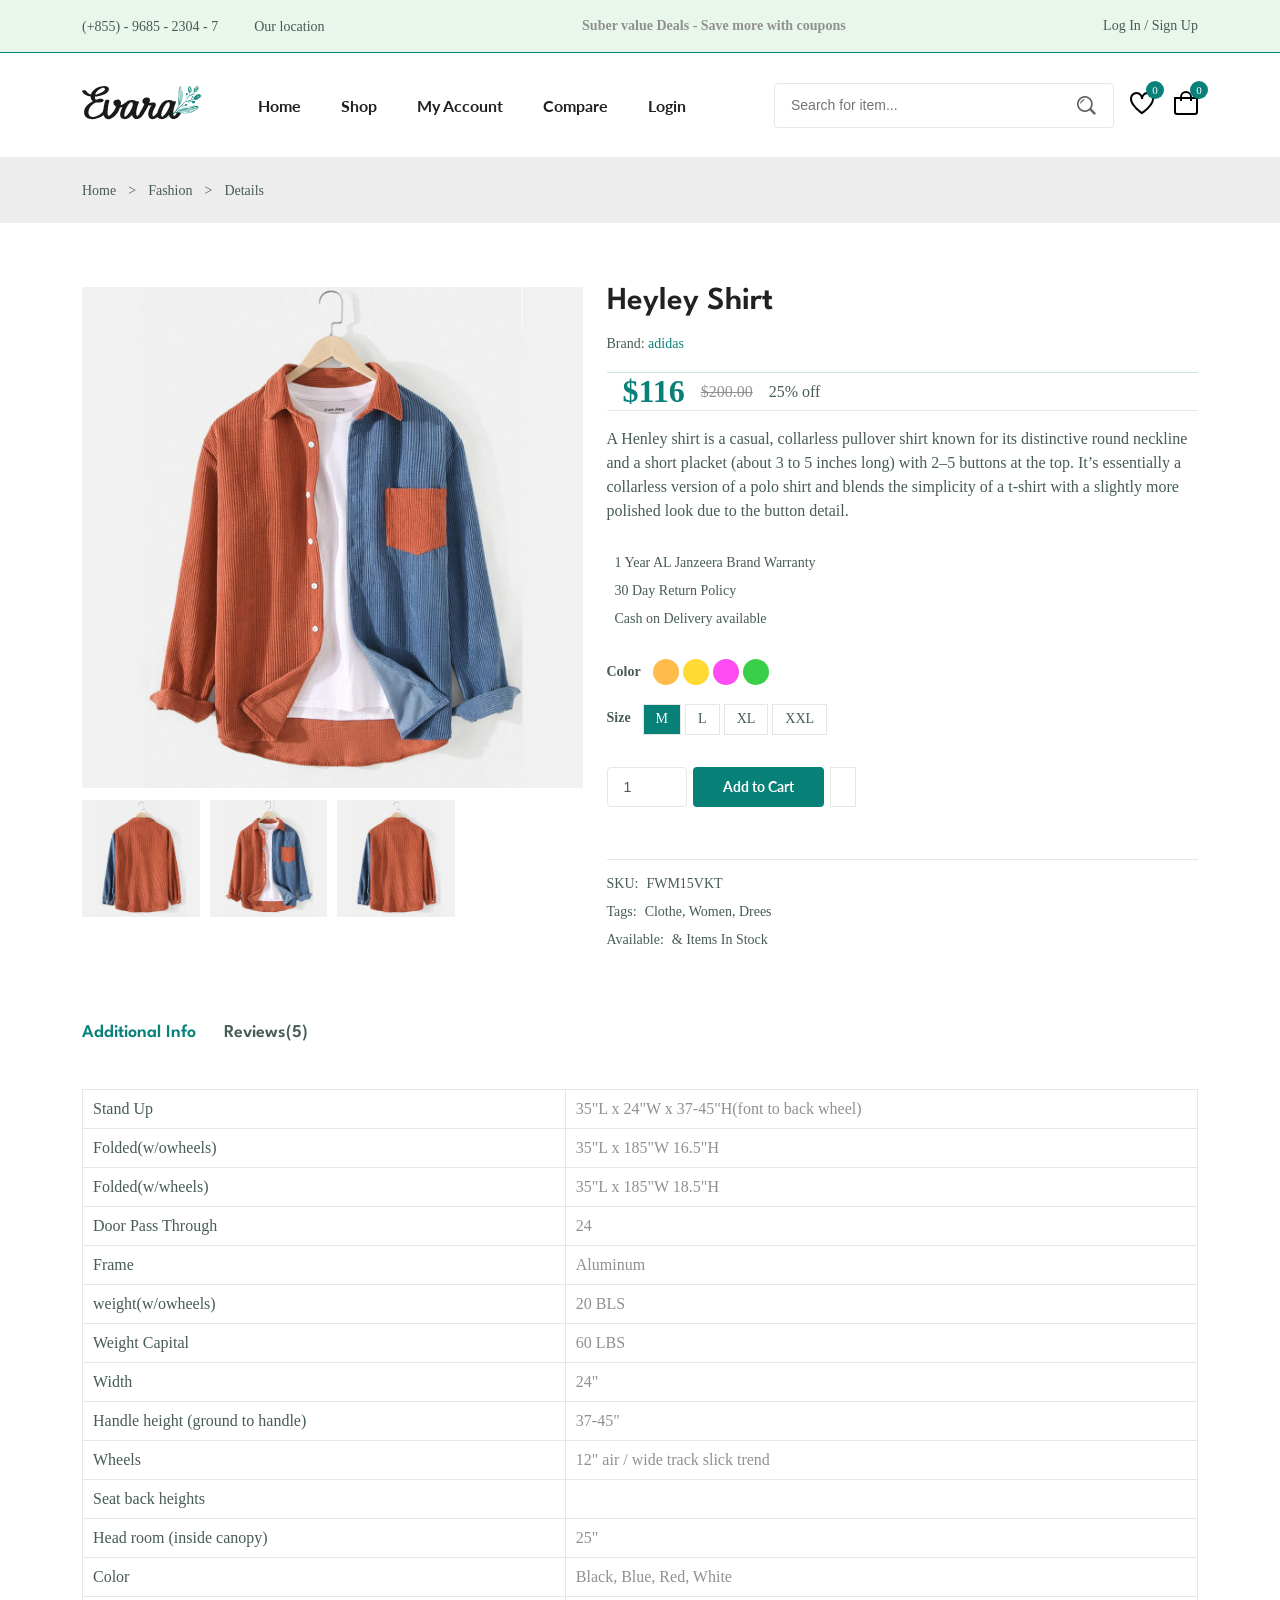
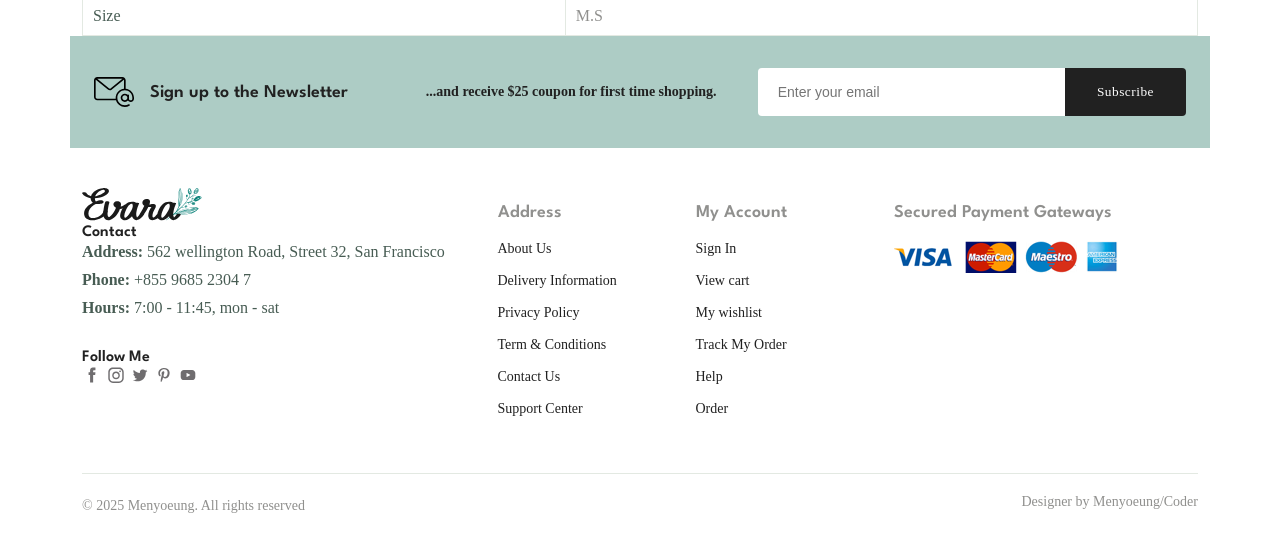
<file: details.html>
<!DOCTYPE html>
<html lang="en">
  <head>
    <meta charset="UTF-8" />
    <meta name="viewport" content="width=device-width, initial-scale=1.0" />

    <!--=============== FLATICON ===============-->
    <link rel='stylesheet' href='https://cdn-uicons.flaticon.com/2.6.0/uicons-regular-straight/css/uicons-regular-straight.css'>
    <!--=============== SWIPER CSS ===============-->
    <link rel="stylesheet"href="https://cdn.jsdelivr.net/npm/swiper@11/swiper-bundle.min.css"/>
    <!--=============== CSS ===============-->
    <link rel="stylesheet" href="./assets/css/styles.css">

    <title>Ecommerce Website</title>
  </head>
  <body>
    <!--=============== HEADER ===============-->
    <header class="header">
      <div class="header__top">
        <div class="header__container container">
          <div class="header__contact">
            <span>(+855) - 9685 - 2304 - 7</span>

            <span>Our location</span>
          </div>

          <p class="header__alert-news">
            Suber value Deals - Save more with coupons
          </p>

          <a href="login-register.html" class="header__top-action">
            Log In / Sign Up
          </a>
        </div>
      </div>

      <nav class="nav container">
        <a href="index.html" class="nav__logo">
          <img src="assets/img/logo.svg" alt="" class="nav__logo-img">
        </a>

        <div class="nav__menu" id="nav-menu">
          <button class="nav__close" id="nav-close" aria-label="Close menu">
            <i class="fi fi-rs-cross-small"></i>
          </button>
          <ul class="nav__list">
            <li class="nav__item">
              <a href="index.html" class="nav__link ">Home</a>
            </li>
            <li class="nav__item">
              <a href="shop.html" class="nav__link">Shop</a>
            </li>
            <li class="nav__item">
              <a href="accounts.html" class="nav__link">My Account</a>
            </li>
            <li class="nav__item">
              <a href="compare.html" class="nav__link">Compare</a>
            </li>
            <li class="nav__item">
              <a href="login-register.html" class="nav__link">Login</a>
            </li>
          </ul>
          <div class="header__search">
            <input type="text" placeholder="Search for item..."
            class="form__input"
            >
            <button class="search__btn">
              <img src="assets/img/search.png" alt="">
            </button>
          </div>
        </div>

        <div class="header__user-actions">
          <a href="wishlist.html" class="header__action-btn">
            <img src="assets/img/icon-heart.svg" alt="">
            <span class="count">0</span>
          </a>

          <a href="cart.html" class="header__action-btn">
            <img src="assets/img/icon-cart.svg" alt="">
            <span class="count">0</span>
          </a>
        </div>
        <button class="nav__toggle" id="nav-toggle" aria-label="Open menu" aria-expanded="false" aria-controls="nav-menu">
          <img src="assets/img/menu-burger.svg" alt="">
        </button>
      </nav>

      <div class="nav__overlay" id="nav-overlay"></div>
    </header>
    <!--=============== MAIN ===============-->
    <main class="main">
      <!--=============== BREADCRUMB ===============-->
      <section class="breadcrumb">
        <ul class="breadcrumb__list flex container">
          <li>
            <a href="index.html" class="breadcrumb__link">Home</a>
            <li><span class="breadcrumb__link">></span></li>
            <li><span class="breadcrumb__link">Fashion</span></li>
            <li><span class="breadcrumb__link">></span></li>
            <li><span class="breadcrumb__link">Details</span></li>
          </li>
        </ul>

      </section>

      <!--=============== DETAILS ===============-->
      <section class="details section--lg">
        <div class="detials__container container grid">
          <div class="details__group">
            <img src="assets/img/product-8-1.jpg" class="details__img" id="mainImg">
            <div class="detials__small-image grid" id="smallImages">
              <!-- Small images will be populated dynamically -->
                <img src="assets/img/product-8-2.jpg" 
                class="detials__small-img">

                <img src="assets/img/product-8-1.jpg" 
                class="detials__small-img">

                <img src="assets/img/product-8-2.jpg" 
              class="detials__small-img">
            </div>
          </div>
          <div class="details__group" id="productDetails">
            <h3 class="details__title" id="productTitle">Heyley Shirt</h3>
            <p class="details__brand">Brand: <span id="productBrand">adidas</span></p>
            <div class="details__price flex">
              <span class="new__price" id="newPrice">$116</span>
              <span class="old__price" id="oldPrice">$200.00</span>
              <span class="save__price" id="savePrice">25% off</span>
            </div>
            <p class="short__describtion" id="productDescription">
              A Henley shirt is a casual, collarless pullover shirt known for
              its distinctive round neckline and a short placket (about 3 to 
              5 inches long) with 2–5 buttons at the top. It’s essentially a 
              collarless version of a polo shirt and blends the simplicity of 
              a t-shirt with a slightly more polished look due to the button detail.
            </p>
            
            <ul class="product__list">
              <li class="list__item flex">
                <i class="fi-rs-crown"></i> 1 Year AL Janzeera Brand Warranty
              </li>

              <li class="list__item flex">
                <i class="fi-rs-refresh"></i> 30 Day Return Policy
              </li>

              <li class="list__item flex">
                <i class="fi-rs-credit-card"></i> Cash on Delivery available
              </li>

            </ul>
            <div class="details__color flex">
              <span class="details__color-title">Color</span>

              <ul class="color__list">
                <li>
                  <a href="#" class="color__link" 
                    style="background: hsl(37, 100%, 65%);"></a>
                </li>

                <li>
                  <a href="#" class="color__link" 
                    style="background: hsl(49, 100%, 60%);"></a>
                </li>

                <li>
                  <a href="#" class="color__link" 
                    style="background: hsl(304, 100%, 65%);"></a>
                </li>

                <li>
                  <a href="#" class="color__link" 
                    style="background: hsl(126, 61%, 52%);"></a>
                </li>
              </ul>
            </div>

            <div class="details__size flex">
              <span class="details__size-title">Size</span>

              <ul class="size__list">
                <li>
                  <a href="#" class="size__link size-active">M</a> 
                </li>

                <li>
                  <a href="#" class="size__link">L</a>
                </li>

                <li>
                  <a href="#" class="size__link">XL</a>
                </li>

                <li>
                  <a href="#" class="size__link">XXL</a>
                </li>
              </ul>
            </div>

          <!-- Inside <section class="details section--lg"> -->
          <div class="details__action">
            <input type="number" class="quanity" value="1" id="quantity">
            <a href="#" class="btn btn--sm" id="addToCartBtn">Add to Cart</a>
            <a href="#" class="details__action-btn" id="addToWishlistBtn">
              <i class="fi fi-rs-heart"></i>
            </a>
          </div>
            <ul class="details__meta">
              <li class="menta__list flex">
                <span>SKU:</span> FWM15VKT
              </li>
              <li class="menta__list flex">
                <span>Tags:</span> Clothe, Women, Drees
              </li>
              <li class="menta__list flex">
                <span>Available:</span> & Items In Stock
              </li>
            </ul>
          </div>
        </div>
      </section>

      <!--=============== DETAILS TAB ===============-->
      <section class="details__tab container">
        <div class="detail__tabs">
          <span class="detail__tab active-tab" data-target="#info">Additional Info</span>
          
          <span class="detail__tab" data-target="#reviews">Reviews(5)</span>
        </div>

        <div class="details__tabs-content">
          <div class="details__tab-content active-tab" content id="info">
            <table class="info__table">
              <tr>
                <th>Stand Up</th>
                <td>35"L x 24"W x 37-45"H(font to back wheel)</td>
              </tr>

              <tr>
                <th>Folded(w/owheels)</th>
                <td>35"L x 185"W 16.5"H</td>
              </tr>
              <tr>
                <th>Folded(w/wheels)</th>
                <td>35"L x 185"W 18.5"H</td>
              </tr>

              <tr>
                <th>Door Pass Through</th>
                <td>24</td>
              </tr>

              <tr>
                <th>Frame</th>
                <td>Aluminum</td>
              </tr>
              <tr>
                <th>weight(w/owheels)</th>
                <td>20 BLS</td>
              </tr>

              <tr>
                <th>Weight Capital</th>
                <td>60 LBS</td>
              </tr>
              <tr>
                <th>Width</th>
                <td>24"</td>
              </tr>

              <tr>
                <th>Handle height (ground to handle)</th>
                <td>37-45"</td>
              </tr>

              <tr>
                <th>Wheels</th>
                <td>12" air / wide track slick trend</td>
              </tr>
              <tr>
                <th>Seat back heights</th>
                <td></td>
              </tr>

              <tr>
                <th>Head room (inside canopy)</th>
                <td>25"</td>
              </tr>
              <tr>
                <th>Color</th>
                <td>Black, Blue, Red, White</td>
              </tr>

              <tr>
                <th>Size</th>
                <td>M.S</td>
              </tr>

            </table>
          </div>

          <div class="details__tab-content" content id="reviews">
            <div class="reviews__container grid">
              <div class="review__single">
                <div>
                  <img src="assets/img/farin.jpg" class="review__img">
                  <h4 class="review__title">Farin</h4>
                </div>

                <div class="review__data">
                  <div class="review__rating">
                    <i class="fi fi-rs-star"></i>
                    <i class="fi fi-rs-star"></i>
                    <i class="fi fi-rs-star"></i>
                    <i class="fi fi-rs-star"></i>
                    <i class="fi fi-rs-star"></i>
                  </div>

                  <p class="review__describtion">Thank you very shipping from Poland only 3days.</p>

                  <span class="review__date">December 4, 2023 at 3:12</span>
                </div>
              </div>

              <div class="review__single">
                <div>
                  <img src="assets/img/hourt.jpg" class="review__img">
                  <h4 class="review__title">Hourt</h4>
                </div>

                <div class="review__data">
                  <div class="review__rating">
                    <i class="fi fi-rs-star"></i>
                    <i class="fi fi-rs-star"></i>
                    <i class="fi fi-rs-star"></i>
                    <i class="fi fi-rs-star"></i>
                    <i class="fi fi-rs-star"></i>
                  </div>

                  <p class="review__describtion">
                    Great low price works well
                  </p>

                  <span class="review__date">December 4, 2023 at 3:12</span>
                </div>
              </div>

              <div class="review__single">
                <div>
                  <img src="assets/img/cheang-lik.jpg" class="review__img">
                  <h4 class="review__title">Cheanglik</h4>
                </div>

                <div class="review__data">
                  <div class="review__rating">
                    <i class="fi fi-rs-star"></i>
                    <i class="fi fi-rs-star"></i>
                    <i class="fi fi-rs-star"></i>
                    <i class="fi fi-rs-star"></i>
                    <i class="fi fi-rs-star"></i>
                  </div>

                  <p class="review__describtion">
                    Authentic and Beautiful, love these way more than ever
                    expected They are Great earphone.
                  </p>

                  <span class="review__date">December 4, 2023 at 3:12</span>
                </div>
              </div>

              <div class="review__single">
                <div>
                  <img src="assets/img/samol.jpg" class="review__img">
                  <h4 class="review__title">Samol</h4>
                </div>

                <div class="review__data">
                  <div class="review__rating">
                    <i class="fi fi-rs-star"></i>
                    <i class="fi fi-rs-star"></i>
                    <i class="fi fi-rs-star"></i>
                    <i class="fi fi-rs-star"></i>
                    <i class="fi fi-rs-star"></i>
                  </div>

                  <p class="review__describtion">
                    Your Product as a bitch.Thanks U!!
                  </p>

                  <span class="review__date">December 4, 2023 at 3:12</span>
                </div>
              </div>

              <div class="review__single">
                <div>
                  <img src="assets/img/lyeur.jpg" class="review__img">
                  <h4 class="review__title">Ly Eur</h4>
                </div>

                <div class="review__data">
                  <div class="review__rating">
                    <i class="fi fi-rs-star"></i>
                    <i class="fi fi-rs-star"></i>
                    <i class="fi fi-rs-star"></i>
                    <i class="fi fi-rs-star"></i>
                    <i class="fi fi-rs-star"></i>
                  </div>

                  <p class="review__describtion">
                    the best price for me!!
                  </p>

                  <span class="review__date">December 4, 2023 at 3:12</span>
                </div>
              </div>
            </div>

            <div class="review__form">
              <h4 class="review__form-title">Add a review</h4>

              <div class="rate__product">
                <i class="fi fi-rs-star"></i>
                <i class="fi fi-rs-star"></i>
                <i class="fi fi-rs-star"></i>
                <i class="fi fi-rs-star"></i>
                <i class="fi fi-rs-star"></i>
              </div>

              <form action="" class="form grid">
                <textarea class="form__input textarea 
                " placeholder="Write Coment"></textarea>

                <div class="form__group grid">
                  <input type="text" placeholder="Name" class="form__input">

                  <input type="email" placeholder="Email" class="form__input">
                </div>

                <div class="form__btn">
                  <button class="btn">Submit Review</button>
                </div>
              </form>
            </div>
          </div>
        </div>

      </section>

  

      <!--=============== NEWSLETTER ===============-->
      <section class="newsletter section  container">
        <div class="newletter__container container grid">
          <h3 class="newletter__title flex">
            <img src="assets/img/icon-email.svg" class="newletter-icon">
            Sign up to the Newsletter
          </h3>

          <p class="newletter__describtion">
            ...and receive $25 coupon for first time shopping.
          </p>

          <form action="" class="newletter__form">
            <input type="text" placeholder="Enter your email" class="newsletter__input">

            <button type="submit" class="newsletter__btn">Subscribe</button>
          </form>
        </div>

      </section>
    </main>
    
    <!--=============== FOOTER ===============-->
    <footer class="footer">
      <footer class="footer  container">
        <div class="footer__container grid">
          <div class="footer__content">
            <a href="index.html" class="footer__logo">
              <img src="assets/img/logo.svg"class="footer__logo-img">
            </a>
  
            <h4 class="footer__subtitle">Contact</h4>
  
            <p class="footer__describtion">
              <span>Address:</span> 562 wellington Road, Street 32, San Francisco
            </p>
  
            <p class="footer__describtion">
              <span>Phone:</span> +855 9685 2304 7
            </p>
  
            <p class="footer__describtion">
              <span>Hours:</span> 7:00 - 11:45, mon - sat
            </p>
  
            <div class="footer__socail">
              <h4 class="footer__subtitle">Follow Me</h4>
  
              <div class="footer__socail-links flex">
                <a href="">
                  <img src="assets/img/icon-facebook.svg" class="footer__socail-icon">
                </a>
                
                <a href="">
                  <img src="assets/img/icon-instagram.svg"  class="footer__socail-icon">
                </a>
                <a href="">
                  <img src="assets/img/icon-twitter.svg"  class="footer__socail-icon">
                </a>
                <a href="">
                  <img src="assets/img/icon-pinterest.svg"  class="footer__socail-icon">
                </a>
                <a href="">
                  <img src="assets/img/icon-youtube.svg"  class="footer__socail-icon">
                </a>
              </div>
            </div>
          </div>
  
          <div class="footer__content">
            <h3 class="footer__title">Address</h3>
  
            <ul class="footer-links">
              <li><a href="" class="footer__link">About Us</a></li>
              <li><a href="" class="footer__link">Delivery Information</a></li>
              <li><a href="" class="footer__link">Privacy Policy</a></li>
              <li><a href="" class="footer__link">Term & Conditions</a></li>
              <li><a href="" class="footer__link">Contact Us</a></li>
              <li><a href="" class="footer__link">Support Center</a></li>
            </ul>
          </div>
  
          <div class="footer__content">
            <h3 class="footer__title">My Account</h3>
  
            <ul class="footer-links">
              <li><a href="" class="footer__link">Sign In</a></li>
              <li><a href="" class="footer__link">View cart</a></li>
              <li><a href="" class="footer__link">My wishlist</a></li>
              <li><a href="" class="footer__link">Track My Order</a></li>
              <li><a href="" class="footer__link">Help</a></li>
              <li><a href="" class="footer__link">Order</a></li>
            </ul>
          </div>
  
          <div class="footer__content">
            <h3 class="footer__title">Secured Payment Gateways</h3>
  
            <img src="assets/img/payment-method.png" alt="" class="payment__img">
          </div>
        </div>
  
        <div class="footer__bottom">
          <p class="copyright">&copy; 2025 Menyoeung. All rights reserved</p>
          <span class="design">Designer by Menyoeung/Coder</span>
        </div>
      </footer>
    </footer>

    <!--=============== SWIPER JS ===============-->
    <script src="https://cdn.jsdelivr.net/npm/swiper@11/swiper-bundle.min.js"></script>
    <!--=============== MAIN JS ===============-->
    <script src="./assets/js/main.js"></script>
  </body>
</html>
</file>
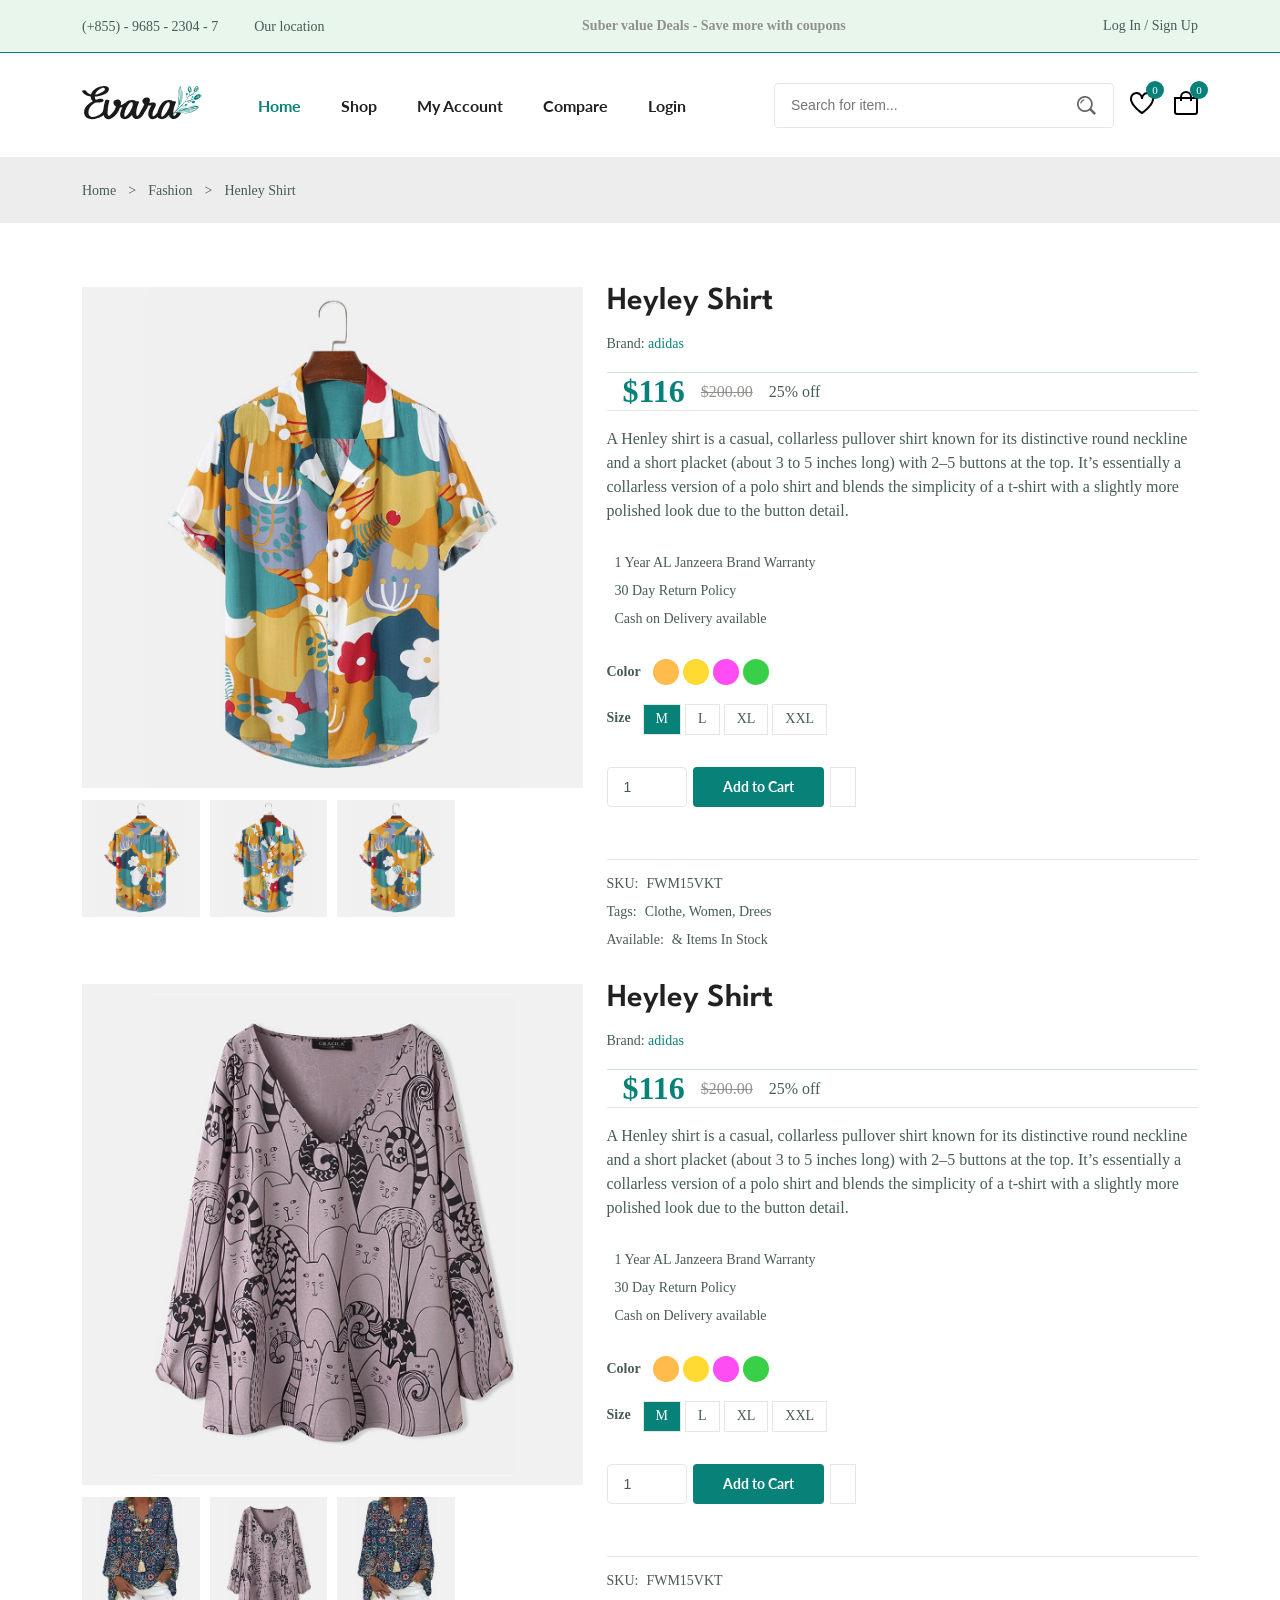
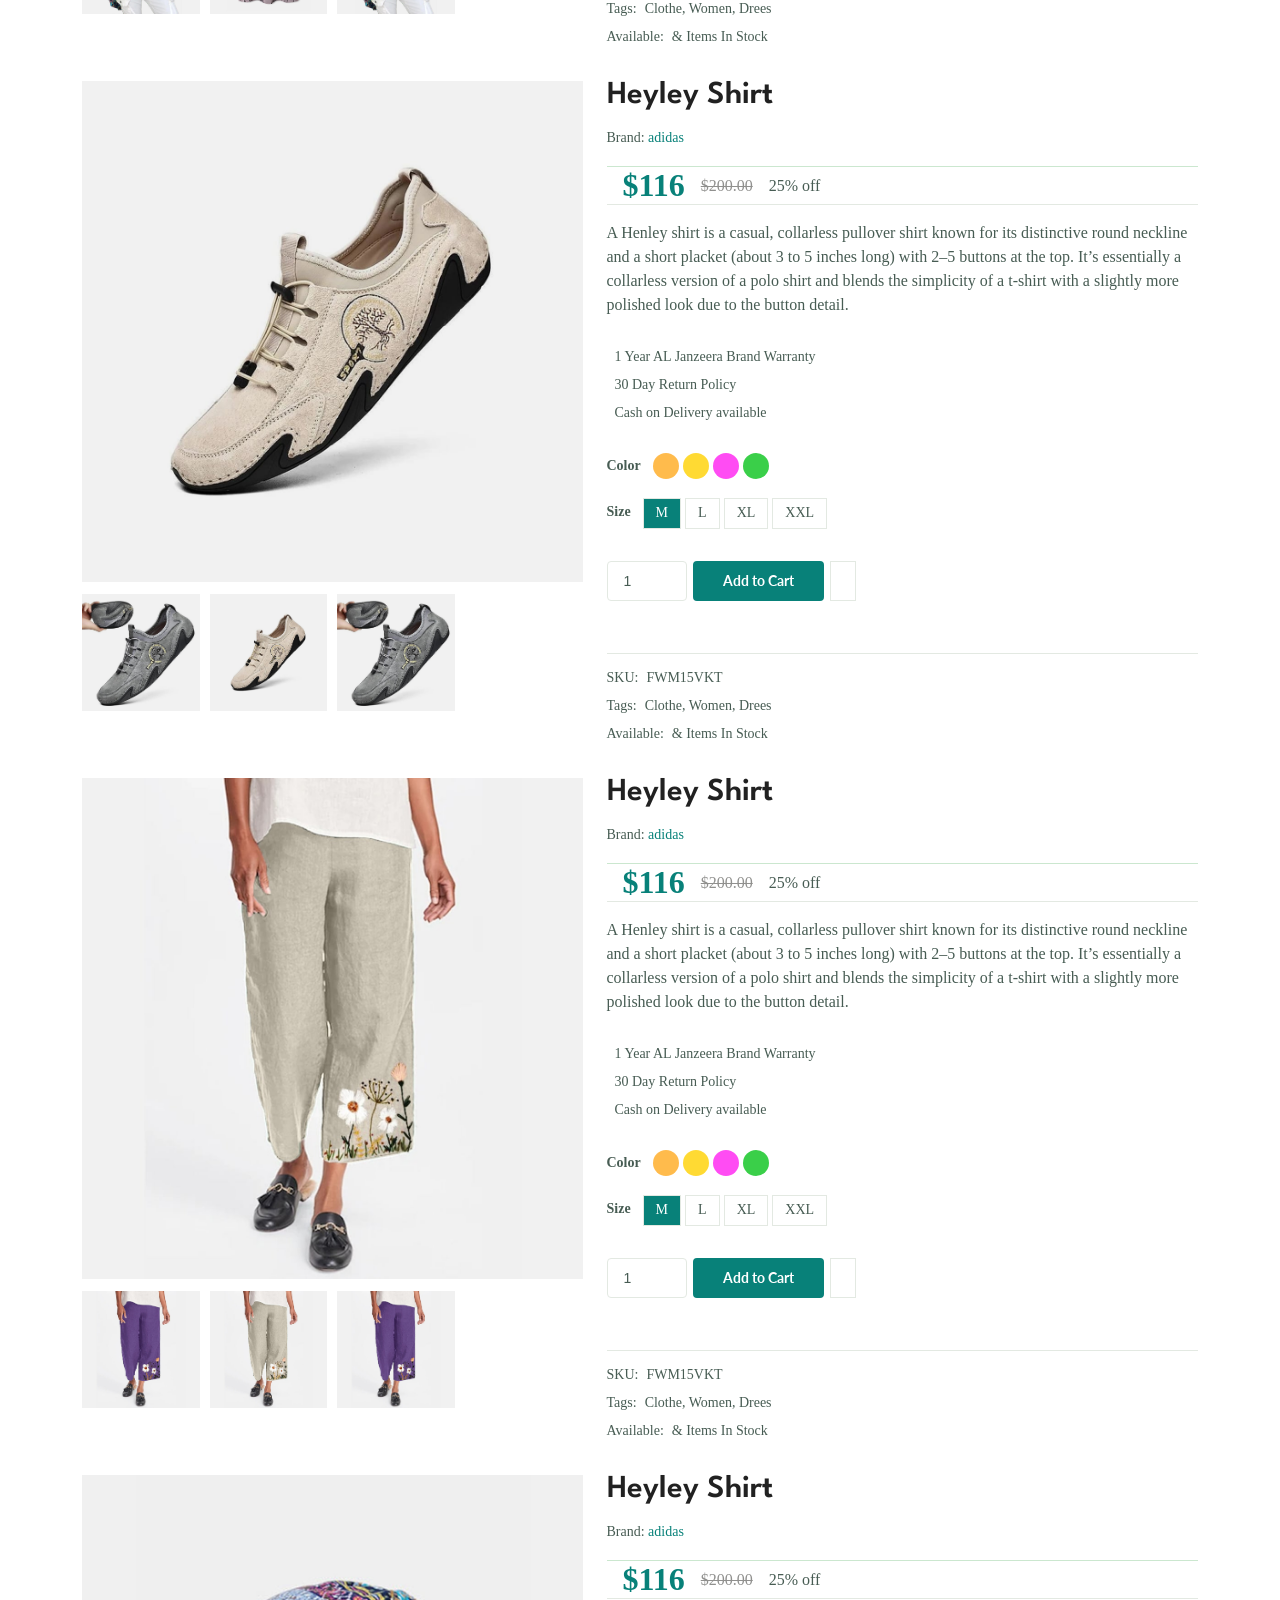
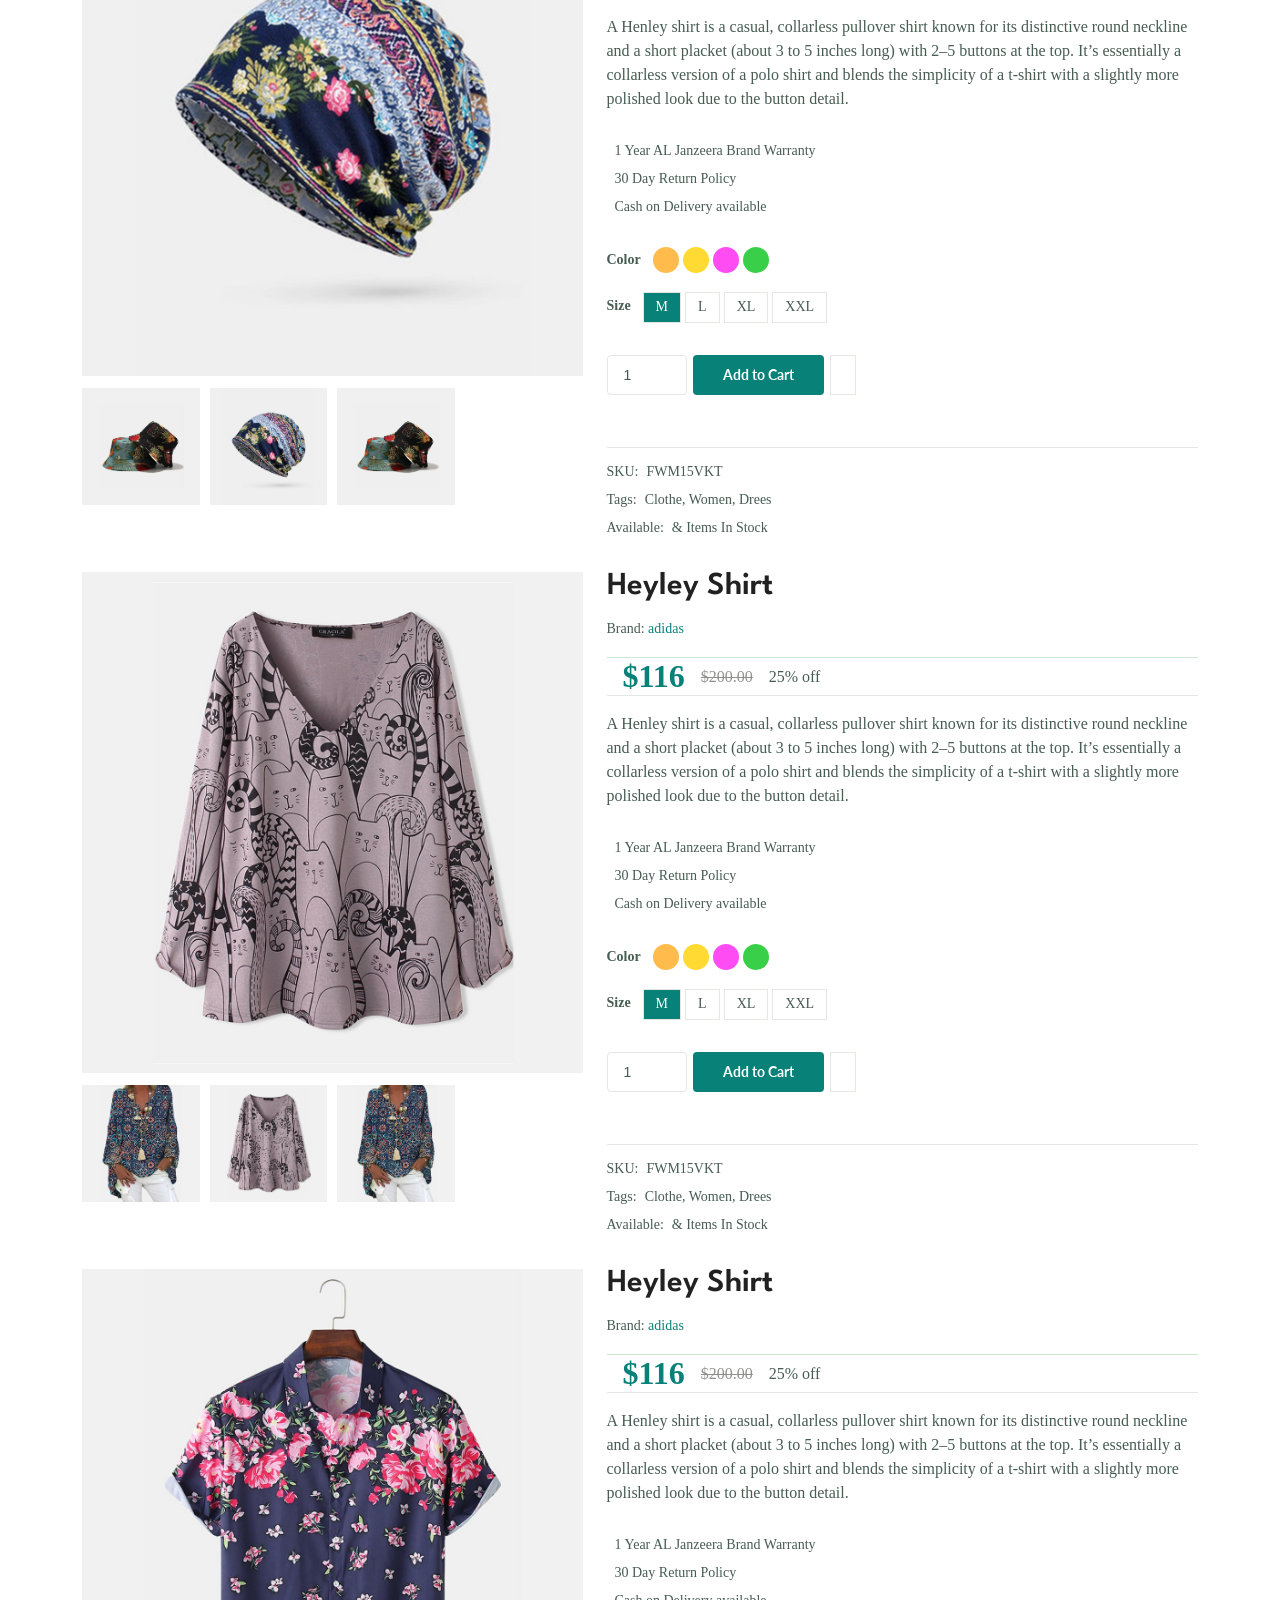
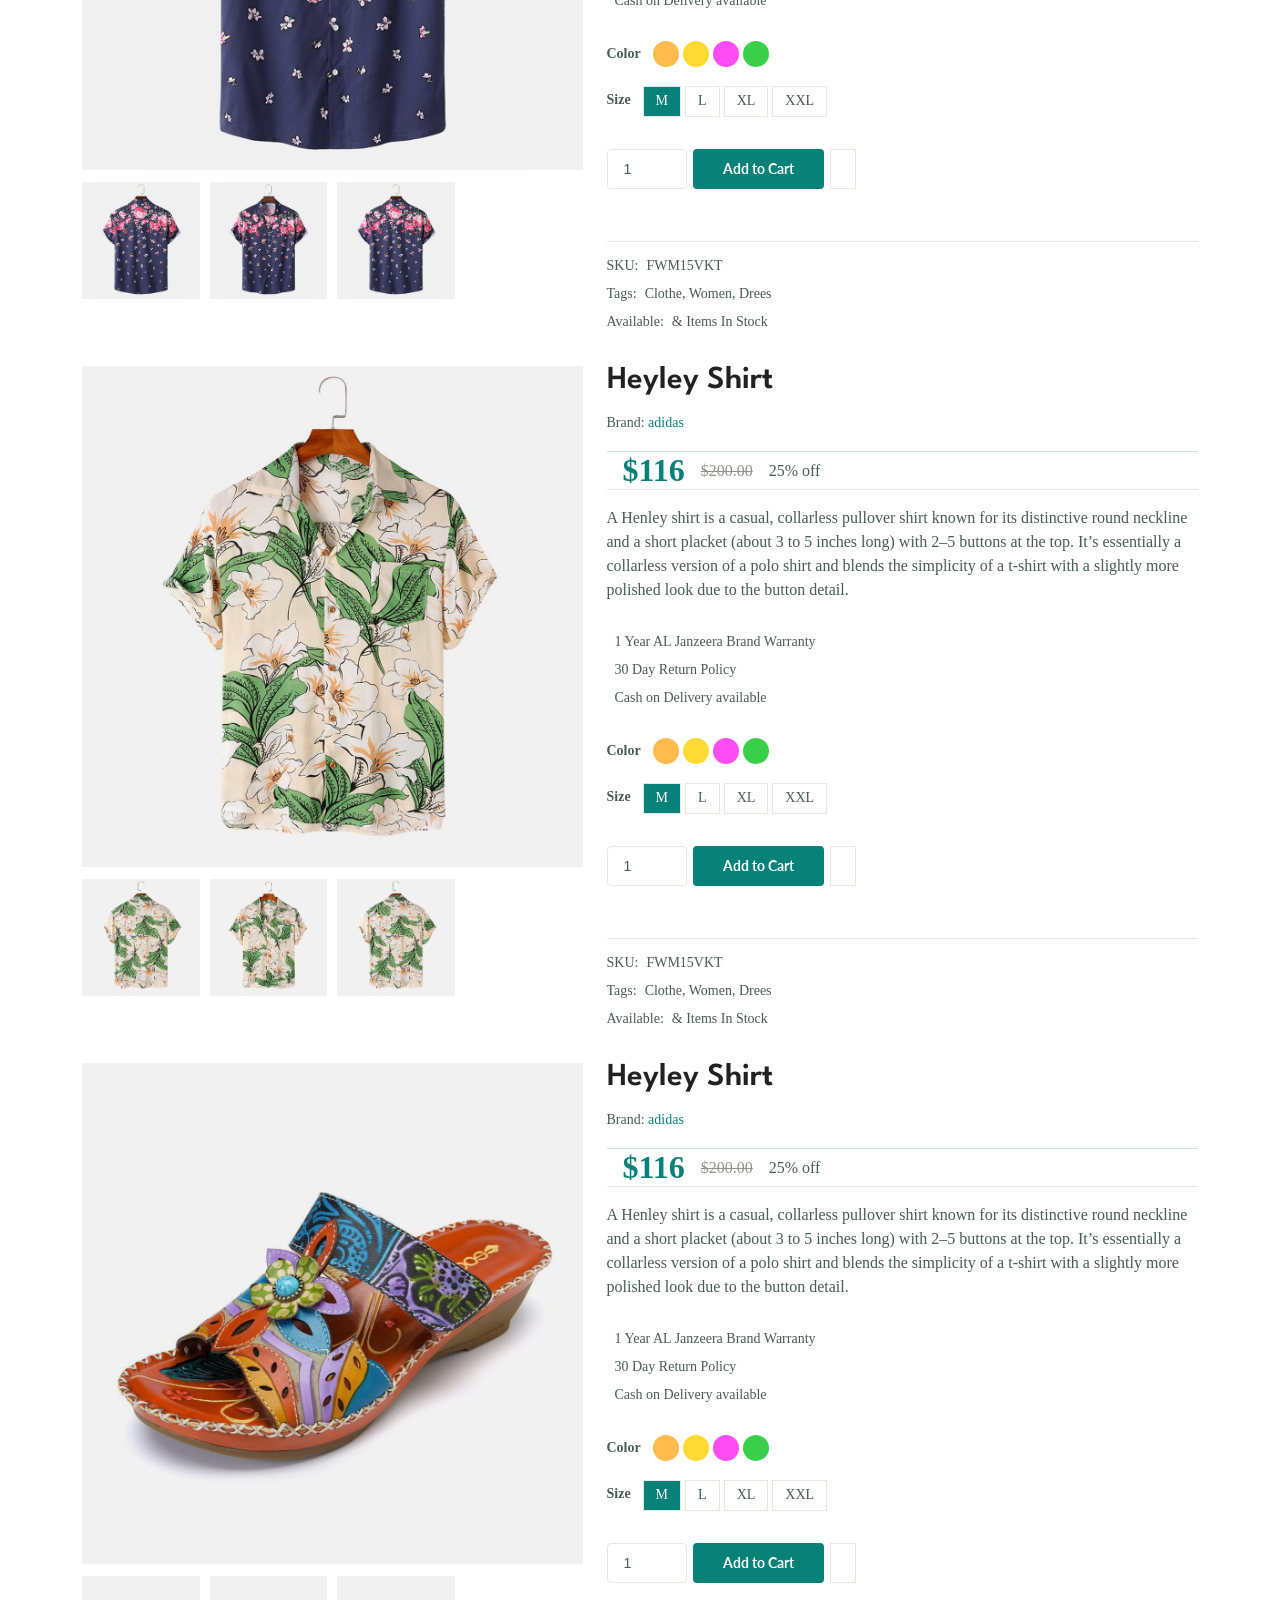
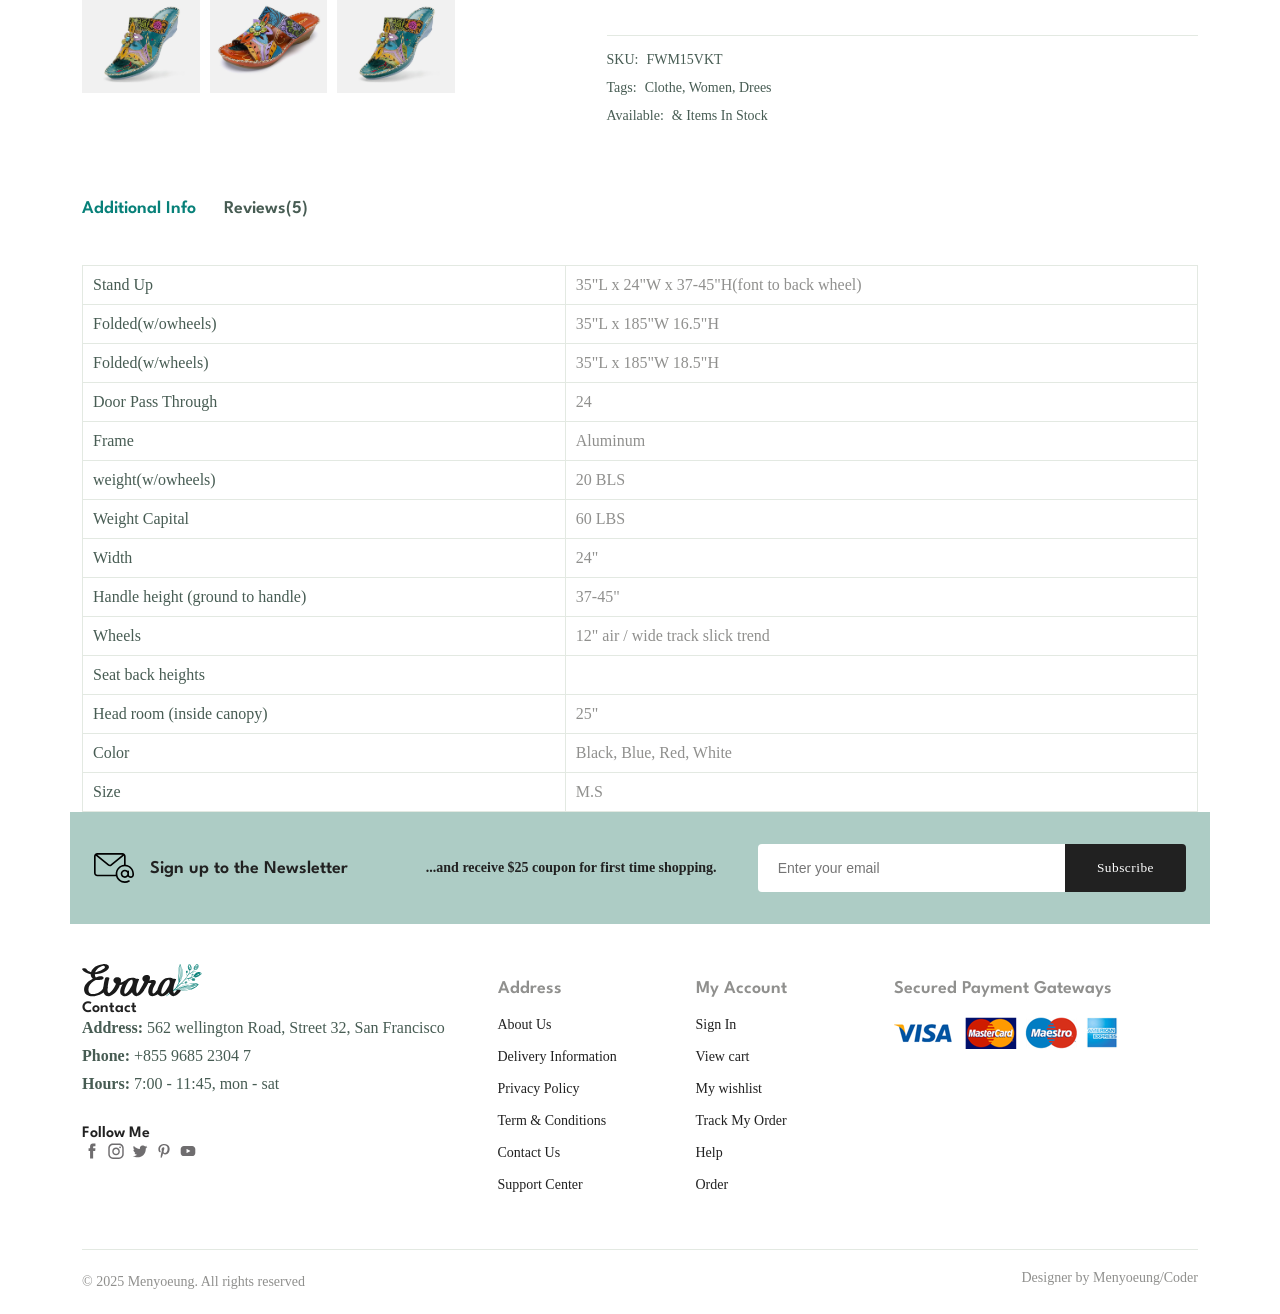
<file: detials-1.html>
<!DOCTYPE html>
<html lang="en">
  <head>
    <meta charset="UTF-8" />
    <meta name="viewport" content="width=device-width, initial-scale=1.0" />

    <!--=============== FLATICON ===============-->
    <link rel='stylesheet' href='https://cdn-uicons.flaticon.com/2.6.0/uicons-regular-straight/css/uicons-regular-straight.css'>
    <!--=============== SWIPER CSS ===============-->
    <link rel="stylesheet"href="https://cdn.jsdelivr.net/npm/swiper@11/swiper-bundle.min.css"/>
    <!--=============== CSS ===============-->
    <link rel="stylesheet" href="./assets/css/styles.css">

    <title>Ecommerce Website</title>
  </head>
  <body>
    <!--=============== HEADER ===============-->
    <header class="header">
      <div class="header__top">
        <div class="header__container container">
          <div class="header__contact">
            <span>(+855) - 9685 - 2304 - 7</span>

            <span>Our location</span>
          </div>

          <p class="header__alert-news">
            Suber value Deals - Save more with coupons
          </p>

          <a href="login-register.html" class="header__top-action">
            Log In / Sign Up
          </a>
        </div>
      </div>

      <nav class="nav container">
        <a href="index.html" class="nav__logo">
          <img src="assets/img/logo.svg" alt="" class="nav__logo-img">
        </a>

        <div class="nav__menu" id="nav-menu">
          <button class="nav__close" id="nav-close" aria-label="Close menu">
            <i class="fi fi-rs-cross-small"></i>
          </button>
          <ul class="nav__list">
            <li class="nav__item">
              <a href="index.html" class="nav__link active-link">Home</a>
            </li>
            <li class="nav__item">
              <a href="shop.html" class="nav__link">Shop</a>
            </li>
            <li class="nav__item">
              <a href="accounts.html" class="nav__link">My Account</a>
            </li>
            <li class="nav__item">
              <a href="compare.html" class="nav__link">Compare</a>
            </li>
            <li class="nav__item">
              <a href="login-register.html" class="nav__link">Login</a>
            </li>
          </ul>
          <div class="header__search">
            <input type="text" placeholder="Search for item..."
            class="form__input"
            >
            <button class="search__btn">
              <img src="assets/img/search.png" alt="">
            </button>
          </div>
        </div>

        <div class="header__user-actions">
          <a href="wishlist.html" class="header__action-btn">
            <img src="assets/img/icon-heart.svg" alt="">
            <span class="count">0</span>
          </a>

          <a href="cart.html" class="header__action-btn">
            <img src="assets/img/icon-cart.svg" alt="">
            <span class="count">0</span>
          </a>
        </div>
        <button class="nav__toggle" id="nav-toggle" aria-label="Open menu" aria-expanded="false" aria-controls="nav-menu">
          <img src="assets/img/menu-burger.svg" alt="">
        </button>
      </nav>

      <div class="nav__overlay" id="nav-overlay"></div>
    </header>

    <!--=============== MAIN ===============-->
    <main class="main">
      <!--=============== BREADCRUMB ===============-->
      <section class="breadcrumb">
        <ul class="breadcrumb__list flex container">
          <li>
            <a href="index.html" class="breadcrumb__link">Home</a>
            <li><span class="breadcrumb__link">></span></li>
            <li><span class="breadcrumb__link">Fashion</span></li>
            <li><span class="breadcrumb__link">></span></li>
            <li><span class="breadcrumb__link">Henley Shirt</span></li>
          </li>
        </ul>

      </section>

      <!--=============== DETAILS ===============-->
      <section class="details section--lg">
        <div class="detials__container container grid">
          <div class="details__group">
            <img src="assets/img/product-2-1.jpg"class="details__img">

            <div class="detials__small-image grid">
              <img src="assets/img/product-2-2.jpg" 
                class="detials__small-img">

              <img src="assets/img/product-2-1.jpg" 
                class="detials__small-img">

              <img src="assets/img/product-2-2.jpg" 
                class="detials__small-img">
            </div>
          </div>
          <div class="details__group">
            <h3 class="details__title">Heyley Shirt</h3>
            <p class="details__brand">Brand: <span>adidas</span></p>

            <div class="details__price flex">
              <span class="new__price">$116</span>
              <span class="old__price">$200.00</span>
              <span class="save__price">25% off</span>
            </div>
            
            <p class="short__describtion">
              A Henley shirt is a casual, collarless pullover shirt known for
              its distinctive round neckline and a short placket (about 3 to 
              5 inches long) with 2–5 buttons at the top. It’s essentially a 
              collarless version of a polo shirt and blends the simplicity of 
              a t-shirt with a slightly more polished look due to the button detail.
            </p>

            <ul class="product__list">
              <li class="list__item flex">
                <i class="fi-rs-crown"></i> 1 Year AL Janzeera Brand Warranty
              </li>

              <li class="list__item flex">
                <i class="fi-rs-refresh"></i> 30 Day Return Policy
              </li>

              <li class="list__item flex">
                <i class="fi-rs-credit-card"></i> Cash on Delivery available
              </li>

            </ul>

            <div class="details__color flex">
              <span class="details__color-title">Color</span>

              <ul class="color__list">
                <li>
                  <a href="#" class="color__link" 
                    style="background: hsl(37, 100%, 65%);"></a>
                </li>

                <li>
                  <a href="#" class="color__link" 
                    style="background: hsl(49, 100%, 60%);"></a>
                </li>

                <li>
                  <a href="#" class="color__link" 
                    style="background: hsl(304, 100%, 65%);"></a>
                </li>

                <li>
                  <a href="#" class="color__link" 
                    style="background: hsl(126, 61%, 52%);"></a>
                </li>
              </ul>
            </div>

            <div class="details__size flex">
              <span class="details__size-title">Size</span>

              <ul class="size__list">
                <li>
                  <a href="#" class="size__link size-active">M</a> 
                </li>

                <li>
                  <a href="#" class="size__link">L</a>
                </li>

                <li>
                  <a href="#" class="size__link">XL</a>
                </li>

                <li>
                  <a href="#" class="size__link">XXL</a>
                </li>
              </ul>
            </div>

            <div class="details__action">
              <input type="number" class="quanity" value="1">

              <a href="#" class="btn btn--sm">Add to Cart</a>
              <a href="#" class="details__action-btn">
                <i class="fi fi-rs-heart"></i>
              </a>
            </div>

            <ul class="details__meta">
              <li class="menta__list flex">
                <span>SKU:</span> FWM15VKT
              </li>
              <li class="menta__list flex">
                <span>Tags:</span> Clothe, Women, Drees
              </li>
              <li class="menta__list flex">
                <span>Available:</span> & Items In Stock
              </li>
            </ul>
          </div>

          <div class="details__group">
            <img src="assets/img/product-7-1.jpg"class="details__img">

            <div class="detials__small-image grid">
              <img src="assets/img/product-7-2.jpg" 
                class="detials__small-img">

              <img src="assets/img/product-7-1.jpg" 
                class="detials__small-img">

              <img src="assets/img/product-7-2.jpg" 
                class="detials__small-img">
            </div>
          </div>
          <div class="details__group">
            <h3 class="details__title">Heyley Shirt</h3>
            <p class="details__brand">Brand: <span>adidas</span></p>

            <div class="details__price flex">
              <span class="new__price">$116</span>
              <span class="old__price">$200.00</span>
              <span class="save__price">25% off</span>
            </div>
            
            <p class="short__describtion">
              A Henley shirt is a casual, collarless pullover shirt known for
              its distinctive round neckline and a short placket (about 3 to 
              5 inches long) with 2–5 buttons at the top. It’s essentially a 
              collarless version of a polo shirt and blends the simplicity of 
              a t-shirt with a slightly more polished look due to the button detail.
            </p>

            <ul class="product__list">
              <li class="list__item flex">
                <i class="fi-rs-crown"></i> 1 Year AL Janzeera Brand Warranty
              </li>

              <li class="list__item flex">
                <i class="fi-rs-refresh"></i> 30 Day Return Policy
              </li>

              <li class="list__item flex">
                <i class="fi-rs-credit-card"></i> Cash on Delivery available
              </li>

            </ul>

            <div class="details__color flex">
              <span class="details__color-title">Color</span>

              <ul class="color__list">
                <li>
                  <a href="#" class="color__link" 
                    style="background: hsl(37, 100%, 65%);"></a>
                </li>

                <li>
                  <a href="#" class="color__link" 
                    style="background: hsl(49, 100%, 60%);"></a>
                </li>

                <li>
                  <a href="#" class="color__link" 
                    style="background: hsl(304, 100%, 65%);"></a>
                </li>

                <li>
                  <a href="#" class="color__link" 
                    style="background: hsl(126, 61%, 52%);"></a>
                </li>
              </ul>
            </div>

            <div class="details__size flex">
              <span class="details__size-title">Size</span>

              <ul class="size__list">
                <li>
                  <a href="#" class="size__link size-active">M</a> 
                </li>

                <li>
                  <a href="#" class="size__link">L</a>
                </li>

                <li>
                  <a href="#" class="size__link">XL</a>
                </li>

                <li>
                  <a href="#" class="size__link">XXL</a>
                </li>
              </ul>
            </div>

            <div class="details__action">
              <input type="number" class="quanity" value="1">

              <a href="#" class="btn btn--sm">Add to Cart</a>
              <a href="#" class="details__action-btn">
                <i class="fi fi-rs-heart"></i>
              </a>
            </div>

            <ul class="details__meta">
              <li class="menta__list flex">
                <span>SKU:</span> FWM15VKT
              </li>
              <li class="menta__list flex">
                <span>Tags:</span> Clothe, Women, Drees
              </li>
              <li class="menta__list flex">
                <span>Available:</span> & Items In Stock
              </li>
            </ul>
          </div>

          <div class="details__group">
            <img src="assets/img/product-3-1.jpg"class="details__img">

            <div class="detials__small-image grid">
              <img src="assets/img/product-3-2.jpg" 
                class="detials__small-img">

              <img src="assets/img/product-3-1.jpg" 
                class="detials__small-img">

              <img src="assets/img/product-3-2.jpg" 
                class="detials__small-img">
            </div>
          </div>
          <div class="details__group">
            <h3 class="details__title">Heyley Shirt</h3>
            <p class="details__brand">Brand: <span>adidas</span></p>

            <div class="details__price flex">
              <span class="new__price">$116</span>
              <span class="old__price">$200.00</span>
              <span class="save__price">25% off</span>
            </div>
            
            <p class="short__describtion">
              A Henley shirt is a casual, collarless pullover shirt known for
              its distinctive round neckline and a short placket (about 3 to 
              5 inches long) with 2–5 buttons at the top. It’s essentially a 
              collarless version of a polo shirt and blends the simplicity of 
              a t-shirt with a slightly more polished look due to the button detail.
            </p>

            <ul class="product__list">
              <li class="list__item flex">
                <i class="fi-rs-crown"></i> 1 Year AL Janzeera Brand Warranty
              </li>

              <li class="list__item flex">
                <i class="fi-rs-refresh"></i> 30 Day Return Policy
              </li>

              <li class="list__item flex">
                <i class="fi-rs-credit-card"></i> Cash on Delivery available
              </li>

            </ul>

            <div class="details__color flex">
              <span class="details__color-title">Color</span>

              <ul class="color__list">
                <li>
                  <a href="#" class="color__link" 
                    style="background: hsl(37, 100%, 65%);"></a>
                </li>

                <li>
                  <a href="#" class="color__link" 
                    style="background: hsl(49, 100%, 60%);"></a>
                </li>

                <li>
                  <a href="#" class="color__link" 
                    style="background: hsl(304, 100%, 65%);"></a>
                </li>

                <li>
                  <a href="#" class="color__link" 
                    style="background: hsl(126, 61%, 52%);"></a>
                </li>
              </ul>
            </div>

            <div class="details__size flex">
              <span class="details__size-title">Size</span>

              <ul class="size__list">
                <li>
                  <a href="#" class="size__link size-active">M</a> 
                </li>

                <li>
                  <a href="#" class="size__link">L</a>
                </li>

                <li>
                  <a href="#" class="size__link">XL</a>
                </li>

                <li>
                  <a href="#" class="size__link">XXL</a>
                </li>
              </ul>
            </div>

            <div class="details__action">
              <input type="number" class="quanity" value="1">

              <a href="#" class="btn btn--sm">Add to Cart</a>
              <a href="#" class="details__action-btn">
                <i class="fi fi-rs-heart"></i>
              </a>
            </div>

            <ul class="details__meta">
              <li class="menta__list flex">
                <span>SKU:</span> FWM15VKT
              </li>
              <li class="menta__list flex">
                <span>Tags:</span> Clothe, Women, Drees
              </li>
              <li class="menta__list flex">
                <span>Available:</span> & Items In Stock
              </li>
            </ul>
          </div>

          <div class="details__group">
            <img src="assets/img/product-4-1.jpg"class="details__img">

            <div class="detials__small-image grid">
              <img src="assets/img/product-4-2.jpg" 
                class="detials__small-img">

              <img src="assets/img/product-4-1.jpg" 
                class="detials__small-img">

              <img src="assets/img/product-4-2.jpg" 
                class="detials__small-img">
            </div>
          </div>
          <div class="details__group">
            <h3 class="details__title">Heyley Shirt</h3>
            <p class="details__brand">Brand: <span>adidas</span></p>

            <div class="details__price flex">
              <span class="new__price">$116</span>
              <span class="old__price">$200.00</span>
              <span class="save__price">25% off</span>
            </div>
            
            <p class="short__describtion">
              A Henley shirt is a casual, collarless pullover shirt known for
              its distinctive round neckline and a short placket (about 3 to 
              5 inches long) with 2–5 buttons at the top. It’s essentially a 
              collarless version of a polo shirt and blends the simplicity of 
              a t-shirt with a slightly more polished look due to the button detail.
            </p>

            <ul class="product__list">
              <li class="list__item flex">
                <i class="fi-rs-crown"></i> 1 Year AL Janzeera Brand Warranty
              </li>

              <li class="list__item flex">
                <i class="fi-rs-refresh"></i> 30 Day Return Policy
              </li>

              <li class="list__item flex">
                <i class="fi-rs-credit-card"></i> Cash on Delivery available
              </li>

            </ul>

            <div class="details__color flex">
              <span class="details__color-title">Color</span>

              <ul class="color__list">
                <li>
                  <a href="#" class="color__link" 
                    style="background: hsl(37, 100%, 65%);"></a>
                </li>

                <li>
                  <a href="#" class="color__link" 
                    style="background: hsl(49, 100%, 60%);"></a>
                </li>

                <li>
                  <a href="#" class="color__link" 
                    style="background: hsl(304, 100%, 65%);"></a>
                </li>

                <li>
                  <a href="#" class="color__link" 
                    style="background: hsl(126, 61%, 52%);"></a>
                </li>
              </ul>
            </div>

            <div class="details__size flex">
              <span class="details__size-title">Size</span>

              <ul class="size__list">
                <li>
                  <a href="#" class="size__link size-active">M</a> 
                </li>

                <li>
                  <a href="#" class="size__link">L</a>
                </li>

                <li>
                  <a href="#" class="size__link">XL</a>
                </li>

                <li>
                  <a href="#" class="size__link">XXL</a>
                </li>
              </ul>
            </div>

            <div class="details__action">
              <input type="number" class="quanity" value="1">

              <a href="#" class="btn btn--sm">Add to Cart</a>
              <a href="#" class="details__action-btn">
                <i class="fi fi-rs-heart"></i>
              </a>
            </div>

            <ul class="details__meta">
              <li class="menta__list flex">
                <span>SKU:</span> FWM15VKT
              </li>
              <li class="menta__list flex">
                <span>Tags:</span> Clothe, Women, Drees
              </li>
              <li class="menta__list flex">
                <span>Available:</span> & Items In Stock
              </li>
            </ul>
          </div>

          <div class="details__group">
            <img src="assets/img/product-5-1.jpg"class="details__img">

            <div class="detials__small-image grid">
              <img src="assets/img/product-5-2.jpg" 
                class="detials__small-img">

              <img src="assets/img/product-5-1.jpg" 
                class="detials__small-img">

              <img src="assets/img/product-5-2.jpg" 
                class="detials__small-img">
            </div>
          </div>
          <div class="details__group">
            <h3 class="details__title">Heyley Shirt</h3>
            <p class="details__brand">Brand: <span>adidas</span></p>

            <div class="details__price flex">
              <span class="new__price">$116</span>
              <span class="old__price">$200.00</span>
              <span class="save__price">25% off</span>
            </div>
            
            <p class="short__describtion">
              A Henley shirt is a casual, collarless pullover shirt known for
              its distinctive round neckline and a short placket (about 3 to 
              5 inches long) with 2–5 buttons at the top. It’s essentially a 
              collarless version of a polo shirt and blends the simplicity of 
              a t-shirt with a slightly more polished look due to the button detail.
            </p>

            <ul class="product__list">
              <li class="list__item flex">
                <i class="fi-rs-crown"></i> 1 Year AL Janzeera Brand Warranty
              </li>

              <li class="list__item flex">
                <i class="fi-rs-refresh"></i> 30 Day Return Policy
              </li>

              <li class="list__item flex">
                <i class="fi-rs-credit-card"></i> Cash on Delivery available
              </li>

            </ul>

            <div class="details__color flex">
              <span class="details__color-title">Color</span>

              <ul class="color__list">
                <li>
                  <a href="#" class="color__link" 
                    style="background: hsl(37, 100%, 65%);"></a>
                </li>

                <li>
                  <a href="#" class="color__link" 
                    style="background: hsl(49, 100%, 60%);"></a>
                </li>

                <li>
                  <a href="#" class="color__link" 
                    style="background: hsl(304, 100%, 65%);"></a>
                </li>

                <li>
                  <a href="#" class="color__link" 
                    style="background: hsl(126, 61%, 52%);"></a>
                </li>
              </ul>
            </div>

            <div class="details__size flex">
              <span class="details__size-title">Size</span>

              <ul class="size__list">
                <li>
                  <a href="#" class="size__link size-active">M</a> 
                </li>

                <li>
                  <a href="#" class="size__link">L</a>
                </li>

                <li>
                  <a href="#" class="size__link">XL</a>
                </li>

                <li>
                  <a href="#" class="size__link">XXL</a>
                </li>
              </ul>
            </div>

            <div class="details__action">
              <input type="number" class="quanity" value="1">

              <a href="#" class="btn btn--sm">Add to Cart</a>
              <a href="#" class="details__action-btn">
                <i class="fi fi-rs-heart"></i>
              </a>
            </div>

            <ul class="details__meta">
              <li class="menta__list flex">
                <span>SKU:</span> FWM15VKT
              </li>
              <li class="menta__list flex">
                <span>Tags:</span> Clothe, Women, Drees
              </li>
              <li class="menta__list flex">
                <span>Available:</span> & Items In Stock
              </li>
            </ul>
          </div>

          <div class="details__group">
            <img src="assets/img/product-7-1.jpg"class="details__img">

            <div class="detials__small-image grid">
              <img src="assets/img/product-7-2.jpg" 
                class="detials__small-img">

              <img src="assets/img/product-7-1.jpg" 
                class="detials__small-img">

              <img src="assets/img/product-7-2.jpg" 
                class="detials__small-img">
            </div>
          </div>
          <div class="details__group">
            <h3 class="details__title">Heyley Shirt</h3>
            <p class="details__brand">Brand: <span>adidas</span></p>

            <div class="details__price flex">
              <span class="new__price">$116</span>
              <span class="old__price">$200.00</span>
              <span class="save__price">25% off</span>
            </div>
            
            <p class="short__describtion">
              A Henley shirt is a casual, collarless pullover shirt known for
              its distinctive round neckline and a short placket (about 3 to 
              5 inches long) with 2–5 buttons at the top. It’s essentially a 
              collarless version of a polo shirt and blends the simplicity of 
              a t-shirt with a slightly more polished look due to the button detail.
            </p>

            <ul class="product__list">
              <li class="list__item flex">
                <i class="fi-rs-crown"></i> 1 Year AL Janzeera Brand Warranty
              </li>

              <li class="list__item flex">
                <i class="fi-rs-refresh"></i> 30 Day Return Policy
              </li>

              <li class="list__item flex">
                <i class="fi-rs-credit-card"></i> Cash on Delivery available
              </li>

            </ul>

            <div class="details__color flex">
              <span class="details__color-title">Color</span>

              <ul class="color__list">
                <li>
                  <a href="#" class="color__link" 
                    style="background: hsl(37, 100%, 65%);"></a>
                </li>

                <li>
                  <a href="#" class="color__link" 
                    style="background: hsl(49, 100%, 60%);"></a>
                </li>

                <li>
                  <a href="#" class="color__link" 
                    style="background: hsl(304, 100%, 65%);"></a>
                </li>

                <li>
                  <a href="#" class="color__link" 
                    style="background: hsl(126, 61%, 52%);"></a>
                </li>
              </ul>
            </div>

            <div class="details__size flex">
              <span class="details__size-title">Size</span>

              <ul class="size__list">
                <li>
                  <a href="#" class="size__link size-active">M</a> 
                </li>

                <li>
                  <a href="#" class="size__link">L</a>
                </li>

                <li>
                  <a href="#" class="size__link">XL</a>
                </li>

                <li>
                  <a href="#" class="size__link">XXL</a>
                </li>
              </ul>
            </div>

            <div class="details__action">
              <input type="number" class="quanity" value="1">

              <a href="#" class="btn btn--sm">Add to Cart</a>
              <a href="#" class="details__action-btn">
                <i class="fi fi-rs-heart"></i>
              </a>
            </div>

            <ul class="details__meta">
              <li class="menta__list flex">
                <span>SKU:</span> FWM15VKT
              </li>
              <li class="menta__list flex">
                <span>Tags:</span> Clothe, Women, Drees
              </li>
              <li class="menta__list flex">
                <span>Available:</span> & Items In Stock
              </li>
            </ul>
          </div>

          <div class="details__group">
            <img src="assets/img/product-6-1.jpg"class="details__img">

            <div class="detials__small-image grid">
              <img src="assets/img/product-6-2.jpg" 
                class="detials__small-img">

              <img src="assets/img/product-6-1.jpg" 
                class="detials__small-img">

              <img src="assets/img/product-6-2.jpg" 
                class="detials__small-img">
            </div>
          </div>
          <div class="details__group">
            <h3 class="details__title">Heyley Shirt</h3>
            <p class="details__brand">Brand: <span>adidas</span></p>

            <div class="details__price flex">
              <span class="new__price">$116</span>
              <span class="old__price">$200.00</span>
              <span class="save__price">25% off</span>
            </div>
            
            <p class="short__describtion">
              A Henley shirt is a casual, collarless pullover shirt known for
              its distinctive round neckline and a short placket (about 3 to 
              5 inches long) with 2–5 buttons at the top. It’s essentially a 
              collarless version of a polo shirt and blends the simplicity of 
              a t-shirt with a slightly more polished look due to the button detail.
            </p>

            <ul class="product__list">
              <li class="list__item flex">
                <i class="fi-rs-crown"></i> 1 Year AL Janzeera Brand Warranty
              </li>

              <li class="list__item flex">
                <i class="fi-rs-refresh"></i> 30 Day Return Policy
              </li>

              <li class="list__item flex">
                <i class="fi-rs-credit-card"></i> Cash on Delivery available
              </li>

            </ul>

            <div class="details__color flex">
              <span class="details__color-title">Color</span>

              <ul class="color__list">
                <li>
                  <a href="#" class="color__link" 
                    style="background: hsl(37, 100%, 65%);"></a>
                </li>

                <li>
                  <a href="#" class="color__link" 
                    style="background: hsl(49, 100%, 60%);"></a>
                </li>

                <li>
                  <a href="#" class="color__link" 
                    style="background: hsl(304, 100%, 65%);"></a>
                </li>

                <li>
                  <a href="#" class="color__link" 
                    style="background: hsl(126, 61%, 52%);"></a>
                </li>
              </ul>
            </div>

            <div class="details__size flex">
              <span class="details__size-title">Size</span>

              <ul class="size__list">
                <li>
                  <a href="#" class="size__link size-active">M</a> 
                </li>

                <li>
                  <a href="#" class="size__link">L</a>
                </li>

                <li>
                  <a href="#" class="size__link">XL</a>
                </li>

                <li>
                  <a href="#" class="size__link">XXL</a>
                </li>
              </ul>
            </div>

            <div class="details__action">
              <input type="number" class="quanity" value="1">

              <a href="#" class="btn btn--sm">Add to Cart</a>
              <a href="#" class="details__action-btn">
                <i class="fi fi-rs-heart"></i>
              </a>
            </div>

            <ul class="details__meta">
              <li class="menta__list flex">
                <span>SKU:</span> FWM15VKT
              </li>
              <li class="menta__list flex">
                <span>Tags:</span> Clothe, Women, Drees
              </li>
              <li class="menta__list flex">
                <span>Available:</span> & Items In Stock
              </li>
            </ul>
          </div>

          <div class="details__group">
            <img src="assets/img/product-9-1.jpg"class="details__img">

            <div class="detials__small-image grid">
              <img src="assets/img/product-9-2.jpg" 
                class="detials__small-img">

              <img src="assets/img/product-9-1.jpg" 
                class="detials__small-img">

              <img src="assets/img/product-9-2.jpg" 
                class="detials__small-img">
            </div>
          </div>
          <div class="details__group">
            <h3 class="details__title">Heyley Shirt</h3>
            <p class="details__brand">Brand: <span>adidas</span></p>

            <div class="details__price flex">
              <span class="new__price">$116</span>
              <span class="old__price">$200.00</span>
              <span class="save__price">25% off</span>
            </div>
            
            <p class="short__describtion">
              A Henley shirt is a casual, collarless pullover shirt known for
              its distinctive round neckline and a short placket (about 3 to 
              5 inches long) with 2–5 buttons at the top. It’s essentially a 
              collarless version of a polo shirt and blends the simplicity of 
              a t-shirt with a slightly more polished look due to the button detail.
            </p>

            <ul class="product__list">
              <li class="list__item flex">
                <i class="fi-rs-crown"></i> 1 Year AL Janzeera Brand Warranty
              </li>

              <li class="list__item flex">
                <i class="fi-rs-refresh"></i> 30 Day Return Policy
              </li>

              <li class="list__item flex">
                <i class="fi-rs-credit-card"></i> Cash on Delivery available
              </li>

            </ul>

            <div class="details__color flex">
              <span class="details__color-title">Color</span>

              <ul class="color__list">
                <li>
                  <a href="#" class="color__link" 
                    style="background: hsl(37, 100%, 65%);"></a>
                </li>

                <li>
                  <a href="#" class="color__link" 
                    style="background: hsl(49, 100%, 60%);"></a>
                </li>

                <li>
                  <a href="#" class="color__link" 
                    style="background: hsl(304, 100%, 65%);"></a>
                </li>

                <li>
                  <a href="#" class="color__link" 
                    style="background: hsl(126, 61%, 52%);"></a>
                </li>
              </ul>
            </div>

            <div class="details__size flex">
              <span class="details__size-title">Size</span>

              <ul class="size__list">
                <li>
                  <a href="#" class="size__link size-active">M</a> 
                </li>

                <li>
                  <a href="#" class="size__link">L</a>
                </li>

                <li>
                  <a href="#" class="size__link">XL</a>
                </li>

                <li>
                  <a href="#" class="size__link">XXL</a>
                </li>
              </ul>
            </div>

            <div class="details__action">
              <input type="number" class="quanity" value="1">

              <a href="#" class="btn btn--sm">Add to Cart</a>
              <a href="#" class="details__action-btn">
                <i class="fi fi-rs-heart"></i>
              </a>
            </div>

            <ul class="details__meta">
              <li class="menta__list flex">
                <span>SKU:</span> FWM15VKT
              </li>
              <li class="menta__list flex">
                <span>Tags:</span> Clothe, Women, Drees
              </li>
              <li class="menta__list flex">
                <span>Available:</span> & Items In Stock
              </li>
            </ul>
          </div>

          <div class="details__group">
            <img src="assets/img/product-10-1.jpg"class="details__img">

            <div class="detials__small-image grid">
              <img src="assets/img/product-10-2.jpg" 
                class="detials__small-img">

              <img src="assets/img/product-10-1.jpg" 
                class="detials__small-img">

              <img src="assets/img/product-10-2.jpg" 
                class="detials__small-img">
            </div>
          </div>
          <div class="details__group">
            <h3 class="details__title">Heyley Shirt</h3>
            <p class="details__brand">Brand: <span>adidas</span></p>

            <div class="details__price flex">
              <span class="new__price">$116</span>
              <span class="old__price">$200.00</span>
              <span class="save__price">25% off</span>
            </div>
            
            <p class="short__describtion">
              A Henley shirt is a casual, collarless pullover shirt known for
              its distinctive round neckline and a short placket (about 3 to 
              5 inches long) with 2–5 buttons at the top. It’s essentially a 
              collarless version of a polo shirt and blends the simplicity of 
              a t-shirt with a slightly more polished look due to the button detail.
            </p>

            <ul class="product__list">
              <li class="list__item flex">
                <i class="fi-rs-crown"></i> 1 Year AL Janzeera Brand Warranty
              </li>

              <li class="list__item flex">
                <i class="fi-rs-refresh"></i> 30 Day Return Policy
              </li>

              <li class="list__item flex">
                <i class="fi-rs-credit-card"></i> Cash on Delivery available
              </li>

            </ul>

            <div class="details__color flex">
              <span class="details__color-title">Color</span>

              <ul class="color__list">
                <li>
                  <a href="#" class="color__link" 
                    style="background: hsl(37, 100%, 65%);"></a>
                </li>

                <li>
                  <a href="#" class="color__link" 
                    style="background: hsl(49, 100%, 60%);"></a>
                </li>

                <li>
                  <a href="#" class="color__link" 
                    style="background: hsl(304, 100%, 65%);"></a>
                </li>

                <li>
                  <a href="#" class="color__link" 
                    style="background: hsl(126, 61%, 52%);"></a>
                </li>
              </ul>
            </div>

            <div class="details__size flex">
              <span class="details__size-title">Size</span>

              <ul class="size__list">
                <li>
                  <a href="#" class="size__link size-active">M</a> 
                </li>

                <li>
                  <a href="#" class="size__link">L</a>
                </li>

                <li>
                  <a href="#" class="size__link">XL</a>
                </li>

                <li>
                  <a href="#" class="size__link">XXL</a>
                </li>
              </ul>
            </div>

            <div class="details__action">
              <input type="number" class="quanity" value="1">

              <a href="#" class="btn btn--sm">Add to Cart</a>
              <a href="#" class="details__action-btn">
                <i class="fi fi-rs-heart"></i>
              </a>
            </div>

            <ul class="details__meta">
              <li class="menta__list flex">
                <span>SKU:</span> FWM15VKT
              </li>
              <li class="menta__list flex">
                <span>Tags:</span> Clothe, Women, Drees
              </li>
              <li class="menta__list flex">
                <span>Available:</span> & Items In Stock
              </li>
            </ul>
          </div>
        </div>
      </section>

      <!--=============== DETAILS TAB ===============-->
      <section class="details__tab container">
        <div class="detail__tabs">
          <span class="detail__tab active-tab" data-target="#info">Additional Info</span>
          
          <span class="detail__tab" data-target="#reviews">Reviews(5)</span>
        </div>

        <div class="details__tabs-content">
          <div class="details__tab-content active-tab" content id="info">
            <table class="info__table">
              <tr>
                <th>Stand Up</th>
                <td>35"L x 24"W x 37-45"H(font to back wheel)</td>
              </tr>

              <tr>
                <th>Folded(w/owheels)</th>
                <td>35"L x 185"W 16.5"H</td>
              </tr>
              <tr>
                <th>Folded(w/wheels)</th>
                <td>35"L x 185"W 18.5"H</td>
              </tr>

              <tr>
                <th>Door Pass Through</th>
                <td>24</td>
              </tr>

              <tr>
                <th>Frame</th>
                <td>Aluminum</td>
              </tr>
              <tr>
                <th>weight(w/owheels)</th>
                <td>20 BLS</td>
              </tr>

              <tr>
                <th>Weight Capital</th>
                <td>60 LBS</td>
              </tr>
              <tr>
                <th>Width</th>
                <td>24"</td>
              </tr>

              <tr>
                <th>Handle height (ground to handle)</th>
                <td>37-45"</td>
              </tr>

              <tr>
                <th>Wheels</th>
                <td>12" air / wide track slick trend</td>
              </tr>
              <tr>
                <th>Seat back heights</th>
                <td></td>
              </tr>

              <tr>
                <th>Head room (inside canopy)</th>
                <td>25"</td>
              </tr>
              <tr>
                <th>Color</th>
                <td>Black, Blue, Red, White</td>
              </tr>

              <tr>
                <th>Size</th>
                <td>M.S</td>
              </tr>

            </table>
          </div>

          <div class="details__tab-content" content id="reviews">
            <div class="reviews__container grid">
              <div class="review__single">
                <div>
                  <img src="assets/img/farin.jpg" class="review__img">
                  <h4 class="review__title">Farin</h4>
                </div>

                <div class="review__data">
                  <div class="review__rating">
                    <i class="fi fi-rs-star"></i>
                    <i class="fi fi-rs-star"></i>
                    <i class="fi fi-rs-star"></i>
                    <i class="fi fi-rs-star"></i>
                    <i class="fi fi-rs-star"></i>
                  </div>

                  <p class="review__describtion">Thank you very shipping from Poland only 3days.</p>

                  <span class="review__date">December 4, 2023 at 3:12</span>
                </div>
              </div>

              <div class="review__single">
                <div>
                  <img src="assets/img/hourt.jpg" class="review__img">
                  <h4 class="review__title">Hourt</h4>
                </div>

                <div class="review__data">
                  <div class="review__rating">
                    <i class="fi fi-rs-star"></i>
                    <i class="fi fi-rs-star"></i>
                    <i class="fi fi-rs-star"></i>
                    <i class="fi fi-rs-star"></i>
                    <i class="fi fi-rs-star"></i>
                  </div>

                  <p class="review__describtion">
                    Great low price works well
                  </p>

                  <span class="review__date">December 4, 2023 at 3:12</span>
                </div>
              </div>

              <div class="review__single">
                <div>
                  <img src="assets/img/cheang-lik.jpg" class="review__img">
                  <h4 class="review__title">Cheanglik</h4>
                </div>

                <div class="review__data">
                  <div class="review__rating">
                    <i class="fi fi-rs-star"></i>
                    <i class="fi fi-rs-star"></i>
                    <i class="fi fi-rs-star"></i>
                    <i class="fi fi-rs-star"></i>
                    <i class="fi fi-rs-star"></i>
                  </div>

                  <p class="review__describtion">
                    Authentic and Beautiful, love these way more than ever
                    expected They are Great earphone.
                  </p>

                  <span class="review__date">December 4, 2023 at 3:12</span>
                </div>
              </div>

              <div class="review__single">
                <div>
                  <img src="assets/img/samol.jpg" class="review__img">
                  <h4 class="review__title">Samol</h4>
                </div>

                <div class="review__data">
                  <div class="review__rating">
                    <i class="fi fi-rs-star"></i>
                    <i class="fi fi-rs-star"></i>
                    <i class="fi fi-rs-star"></i>
                    <i class="fi fi-rs-star"></i>
                    <i class="fi fi-rs-star"></i>
                  </div>

                  <p class="review__describtion">
                    Your Product as a bitch.Thanks U!!
                  </p>

                  <span class="review__date">December 4, 2023 at 3:12</span>
                </div>
              </div>

              <div class="review__single">
                <div>
                  <img src="assets/img/lyeur.jpg" class="review__img">
                  <h4 class="review__title">Ly Eur</h4>
                </div>

                <div class="review__data">
                  <div class="review__rating">
                    <i class="fi fi-rs-star"></i>
                    <i class="fi fi-rs-star"></i>
                    <i class="fi fi-rs-star"></i>
                    <i class="fi fi-rs-star"></i>
                    <i class="fi fi-rs-star"></i>
                  </div>

                  <p class="review__describtion">
                    the best price for me!!
                  </p>

                  <span class="review__date">December 4, 2023 at 3:12</span>
                </div>
              </div>
            </div>

            <div class="review__form">
              <h4 class="review__form-title">Add a review</h4>

              <div class="rate__product">
                <i class="fi fi-rs-star"></i>
                <i class="fi fi-rs-star"></i>
                <i class="fi fi-rs-star"></i>
                <i class="fi fi-rs-star"></i>
                <i class="fi fi-rs-star"></i>
              </div>

              <form action="" class="form grid">
                <textarea class="form__input textarea 
                " placeholder="Write Coment"></textarea>

                <div class="form__group grid">
                  <input type="text" placeholder="Name" class="form__input">

                  <input type="email" placeholder="Email" class="form__input">
                </div>

                <div class="form__btn">
                  <button class="btn">Submit Review</button>
                </div>
              </form>
            </div>
          </div>
        </div>

      </section>

  

      <!--=============== NEWSLETTER ===============-->
      <section class="newsletter section  container">
        <div class="newletter__container container grid">
          <h3 class="newletter__title flex">
            <img src="assets/img/icon-email.svg" class="newletter-icon">
            Sign up to the Newsletter
          </h3>

          <p class="newletter__describtion">
            ...and receive $25 coupon for first time shopping.
          </p>

          <form action="" class="newletter__form">
            <input type="text" placeholder="Enter your email" class="newsletter__input">

            <button type="submit" class="newsletter__btn">Subscribe</button>
          </form>
        </div>

      </section>
    </main>
    
    <!--=============== FOOTER ===============-->
    <footer class="footer">
      <footer class="footer  container">
        <div class="footer__container grid">
          <div class="footer__content">
            <a href="index.html" class="footer__logo">
              <img src="/assets/img/logo.svg"class="footer__logo-img">
            </a>
  
            <h4 class="footer__subtitle">Contact</h4>
  
            <p class="footer__describtion">
              <span>Address:</span> 562 wellington Road, Street 32, San Francisco
            </p>
  
            <p class="footer__describtion">
              <span>Phone:</span> +855 9685 2304 7
            </p>
  
            <p class="footer__describtion">
              <span>Hours:</span> 7:00 - 11:45, mon - sat
            </p>
  
            <div class="footer__socail">
              <h4 class="footer__subtitle">Follow Me</h4>
  
              <div class="footer__socail-links flex">
                <a href="">
                  <img src="assets/img/icon-facebook.svg" class="footer__socail-icon">
                </a>
                
                <a href="">
                  <img src="assets/img/icon-instagram.svg"  class="footer__socail-icon">
                </a>
                <a href="">
                  <img src="assets/img/icon-twitter.svg"  class="footer__socail-icon">
                </a>
                <a href="">
                  <img src="assets/img/icon-pinterest.svg"  class="footer__socail-icon">
                </a>
                <a href="">
                  <img src="assets/img/icon-youtube.svg"  class="footer__socail-icon">
                </a>
              </div>
            </div>
          </div>
  
          <div class="footer__content">
            <h3 class="footer__title">Address</h3>
  
            <ul class="footer-links">
              <li><a href="" class="footer__link">About Us</a></li>
              <li><a href="" class="footer__link">Delivery Information</a></li>
              <li><a href="" class="footer__link">Privacy Policy</a></li>
              <li><a href="" class="footer__link">Term & Conditions</a></li>
              <li><a href="" class="footer__link">Contact Us</a></li>
              <li><a href="" class="footer__link">Support Center</a></li>
            </ul>
          </div>
  
          <div class="footer__content">
            <h3 class="footer__title">My Account</h3>
  
            <ul class="footer-links">
              <li><a href="" class="footer__link">Sign In</a></li>
              <li><a href="" class="footer__link">View cart</a></li>
              <li><a href="" class="footer__link">My wishlist</a></li>
              <li><a href="" class="footer__link">Track My Order</a></li>
              <li><a href="" class="footer__link">Help</a></li>
              <li><a href="" class="footer__link">Order</a></li>
            </ul>
          </div>
  
          <div class="footer__content">
            <h3 class="footer__title">Secured Payment Gateways</h3>
  
            <img src="assets/img/payment-method.png" alt="" class="payment__img">
          </div>
        </div>
  
        <div class="footer__bottom">
          <p class="copyright">&copy; 2025 Menyoeung. All rights reserved</p>
          <span class="design">Designer by Menyoeung/Coder</span>
        </div>
      </footer>
    </footer>

    <!--=============== SWIPER JS ===============-->
    <script src="https://cdn.jsdelivr.net/npm/swiper@11/swiper-bundle.min.js"></script>
    <!--=============== MAIN JS ===============-->
    <script src="./assets/js/main.js"></script>
  </body>
</html>
</file>
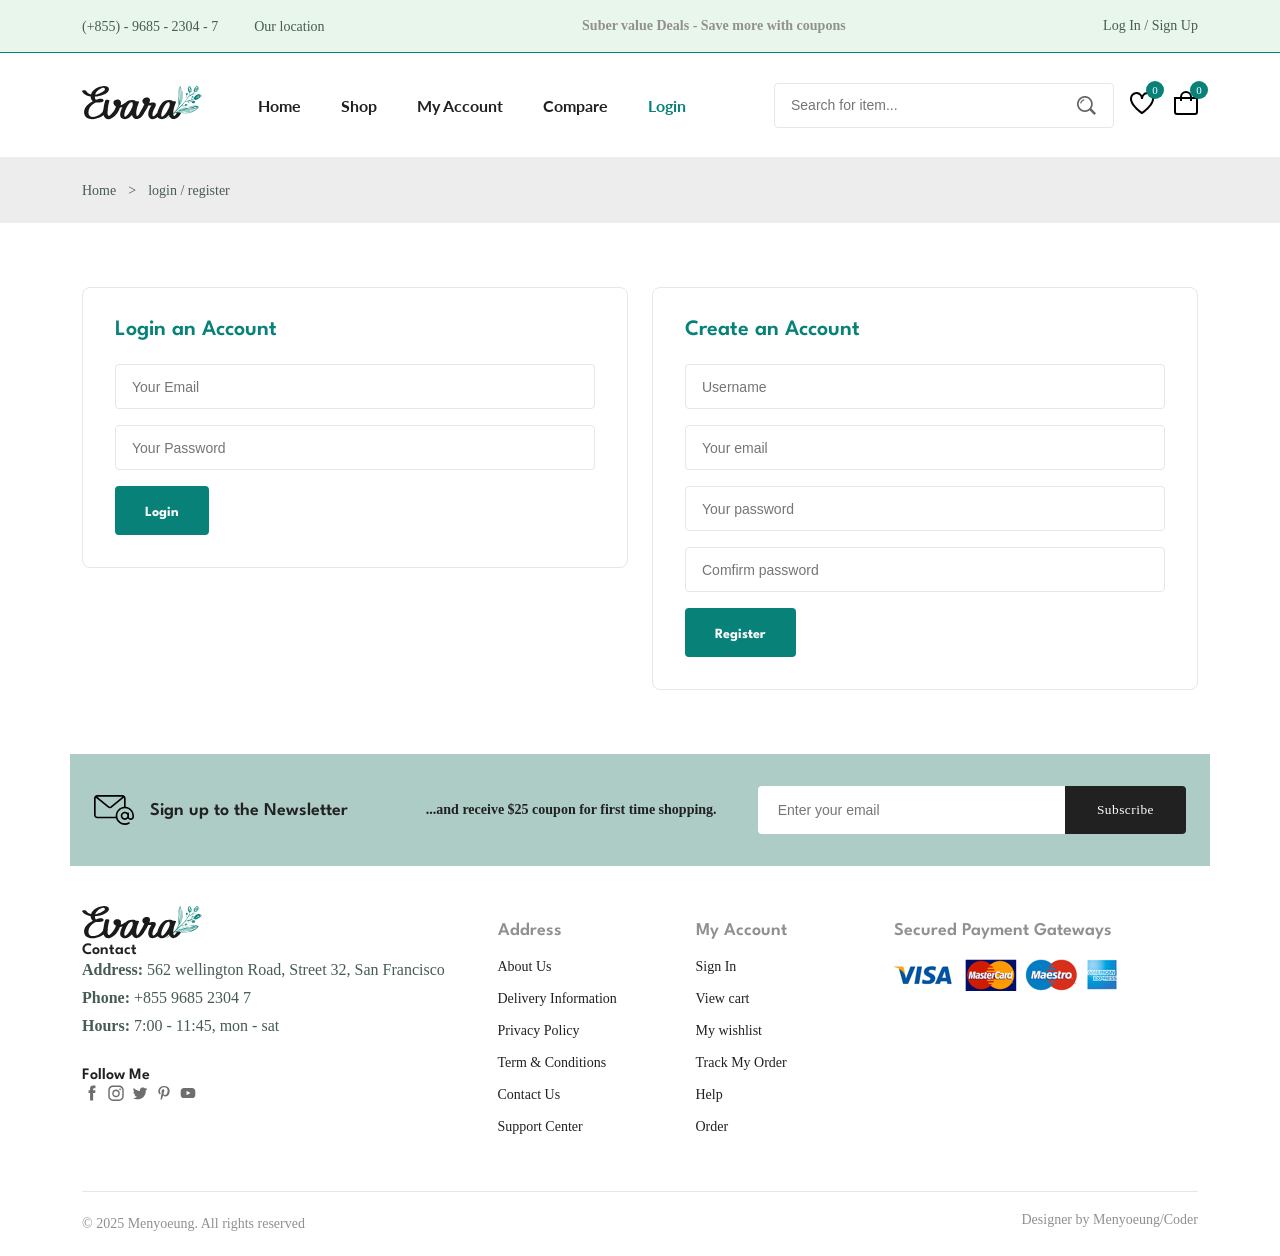
<file: login-register.html>
<!DOCTYPE html>
<html lang="en">
  <head>
    <meta charset="UTF-8" />
    <meta name="viewport" content="width=device-width, initial-scale=1.0" />

    <!--=============== FLATICON ===============-->
    <link rel='stylesheet' href='https://cdn-uicons.flaticon.com/2.6.0/uicons-regular-straight/css/uicons-regular-straight.css'>
    <!--=============== SWIPER CSS ===============-->
    <link rel="stylesheet"href="https://cdn.jsdelivr.net/npm/swiper@11/swiper-bundle.min.css"/>
    <!--=============== CSS ===============-->
    <link rel="stylesheet" href="./assets/css/styles.css">
    <title>Ecommerce Website</title>
  </head>
  <body>
    <!--=============== HEADER ===============-->
    <header class="header">
      <div class="header__top">
        <div class="header__container container">
          <div class="header__contact">
            <span>(+855) - 9685 - 2304 - 7</span>

            <span>Our location</span>
          </div>

          <p class="header__alert-news">
            Suber value Deals - Save more with coupons
          </p>

          <a href="login-register.html" class="header__top-action">
            Log In / Sign Up
          </a>
        </div>
      </div>

      <nav class="nav container">
        <a href="index.html" class="nav__logo">
          <img src="assets/img/logo.svg" alt="" class="nav__logo-img">
        </a>

        <div class="nav__menu" id="nav-menu">
          <button class="nav__close" id="nav-close" aria-label="Close menu">
            <i class="fi fi-rs-cross-small"></i>
          </button>
          <ul class="nav__list">
            <li class="nav__item">
              <a href="index.html" class="nav__link ">Home</a>
            </li>
            <li class="nav__item">
              <a href="shop.html" class="nav__link ">Shop</a>
            </li>
            <li class="nav__item">
              <a href="accounts.html" class="nav__link">My Account</a>
            </li>
            <li class="nav__item">
              <a href="compare.html" class="nav__link">Compare</a>
            </li>
            <li class="nav__item">
              <a href="login-register.html" class="nav__link active-link">Login</a>
            </li>
          </ul>
          <div class="header__search">
            <input type="text" placeholder="Search for item..."
            class="form__input"
            >
            <button class="search__btn">
              <img src="assets/img/search.png" alt="">
            </button>
          </div>
        </div>

        <div class="header__user-actions">
          <a href="wishlist.html" class="header__action-btn">
            <img src="assets/img/icon-heart.svg" alt="">
            <span class="count">3</span>
          </a>

          <a href="cart.html" class="header__action-btn">
            <img src="assets/img/icon-cart.svg" alt="">
            <span class="count">0</span>
          </a>
        </div>
        <button class="nav__toggle" id="nav-toggle" aria-label="Open menu" aria-expanded="false" aria-controls="nav-menu">
          <img src="assets/img/menu-burger.svg" alt="">
        </button>
      </nav>

      <div class="nav__overlay" id="nav-overlay"></div>
    </header>

    <!--=============== MAIN ===============-->
    <main class="main">
      <!--=============== BREADCRUMB ===============-->
      <section class="breadcrumb">
        <ul class="breadcrumb__list flex container">
          <li>
            <a href="index.html" class="breadcrumb__link">Home</a>
            <li><span class="breadcrumb__link">></span></li>
            <li><span class="breadcrumb__link">login / register</span></li>
          </li>
        </ul>

      </section>

      <!--=============== LOGIN-REGISTER ===============-->
      <section class="login-register section--lg">
        <div class="login-register__container container grid">

          <div class="login">
            <h3 class="section__title">Login an Account</h3>

            <form action="" class="form grid">
              <input type="email" placeholder="Your Email" class="form__input">

              <input type="password" placeholder="Your Password" class="form__input">

              <div class="form__btn">
                <button class="btn">Login</button>
              </div>

            </form>
          </div>

          <div class="regiser">
            <h3 class="section__title">Create an Account</h3>

            <form action="" class="form grid">
              <input type="text" placeholder="Username" class="form__input">

              <input type="email" placeholder="Your email" class="form__input">

              <input type="password" placeholder="Your password" class="form__input">

              <input type="password" placeholder="Comfirm password" class="form__input">


              <div class="form__btn">
                <button class="btn">Register</button>
              </div>
            </form>
          </div>
        </div>
      </section>

      <!--=============== NEWSLETTER ===============-->
      <section class="newsletter section  container">
        <div class="newletter__container container grid">
          <h3 class="newletter__title flex">
            <img src="assets/img/icon-email.svg" class="newletter-icon">
            Sign up to the Newsletter
          </h3>

          <p class="newletter__describtion">
            ...and receive $25 coupon for first time shopping.
          </p>

          <form action="" class="newletter__form">
            <input type="text" placeholder="Enter your email" class="newsletter__input">

            <button type="submit" class="newsletter__btn">Subscribe</button>
          </form>
        </div>

      </section>
    </main>

    <!--=============== FOOTER ===============-->
    <footer class="footer  container">
      <div class="footer__container grid">
        <div class="footer__content">
          <a href="index.html" class="footer__logo">
            <img src="assets/img/logo.svg"class="footer__logo-img">
          </a>

          <h4 class="footer__subtitle">Contact</h4>

          <p class="footer__describtion">
            <span>Address:</span> 562 wellington Road, Street 32, San Francisco
          </p>

          <p class="footer__describtion">
            <span>Phone:</span> +855 9685 2304 7
          </p>

          <p class="footer__describtion">
            <span>Hours:</span> 7:00 - 11:45, mon - sat
          </p>

          <div class="footer__socail">
            <h4 class="footer__subtitle">Follow Me</h4>

            <div class="footer__socail-links flex">
              <a href="">
                <img src="assets/img/icon-facebook.svg" class="footer__socail-icon">
              </a>
              
              <a href="">
                <img src="assets/img/icon-instagram.svg"  class="footer__socail-icon">
              </a>
              <a href="">
                <img src="assets/img/icon-twitter.svg"  class="footer__socail-icon">
              </a>
              <a href="">
                <img src="assets/img/icon-pinterest.svg"  class="footer__socail-icon">
              </a>
              <a href="">
                <img src="assets/img/icon-youtube.svg"  class="footer__socail-icon">
              </a>
            </div>
          </div>
        </div>

        <div class="footer__content">
          <h3 class="footer__title">Address</h3>

          <ul class="footer-links">
            <li><a href="" class="footer__link">About Us</a></li>
            <li><a href="" class="footer__link">Delivery Information</a></li>
            <li><a href="" class="footer__link">Privacy Policy</a></li>
            <li><a href="" class="footer__link">Term & Conditions</a></li>
            <li><a href="" class="footer__link">Contact Us</a></li>
            <li><a href="" class="footer__link">Support Center</a></li>
          </ul>
        </div>

        <div class="footer__content">
          <h3 class="footer__title">My Account</h3>

          <ul class="footer-links">
            <li><a href="" class="footer__link">Sign In</a></li>
            <li><a href="" class="footer__link">View cart</a></li>
            <li><a href="" class="footer__link">My wishlist</a></li>
            <li><a href="" class="footer__link">Track My Order</a></li>
            <li><a href="" class="footer__link">Help</a></li>
            <li><a href="" class="footer__link">Order</a></li>
          </ul>
        </div>

        <div class="footer__content">
          <h3 class="footer__title">Secured Payment Gateways</h3>

          <img src="assets/img/payment-method.png" alt="" class="payment__img">
        </div>
      </div>

      <div class="footer__bottom">
        <p class="copyright">&copy; 2025 Menyoeung. All rights reserved</p>
        <span class="design">Designer by Menyoeung/Coder</span>
      </div>
    </footer>

    <!--=============== SWIPER JS ===============-->
    <script src="https://cdn.jsdelivr.net/npm/swiper@11/swiper-bundle.min.js"></script>

    <!--=============== MAIN JS ===============-->
    <script src="assets/js/main.js"></script>
  </body>
</html>
</file>
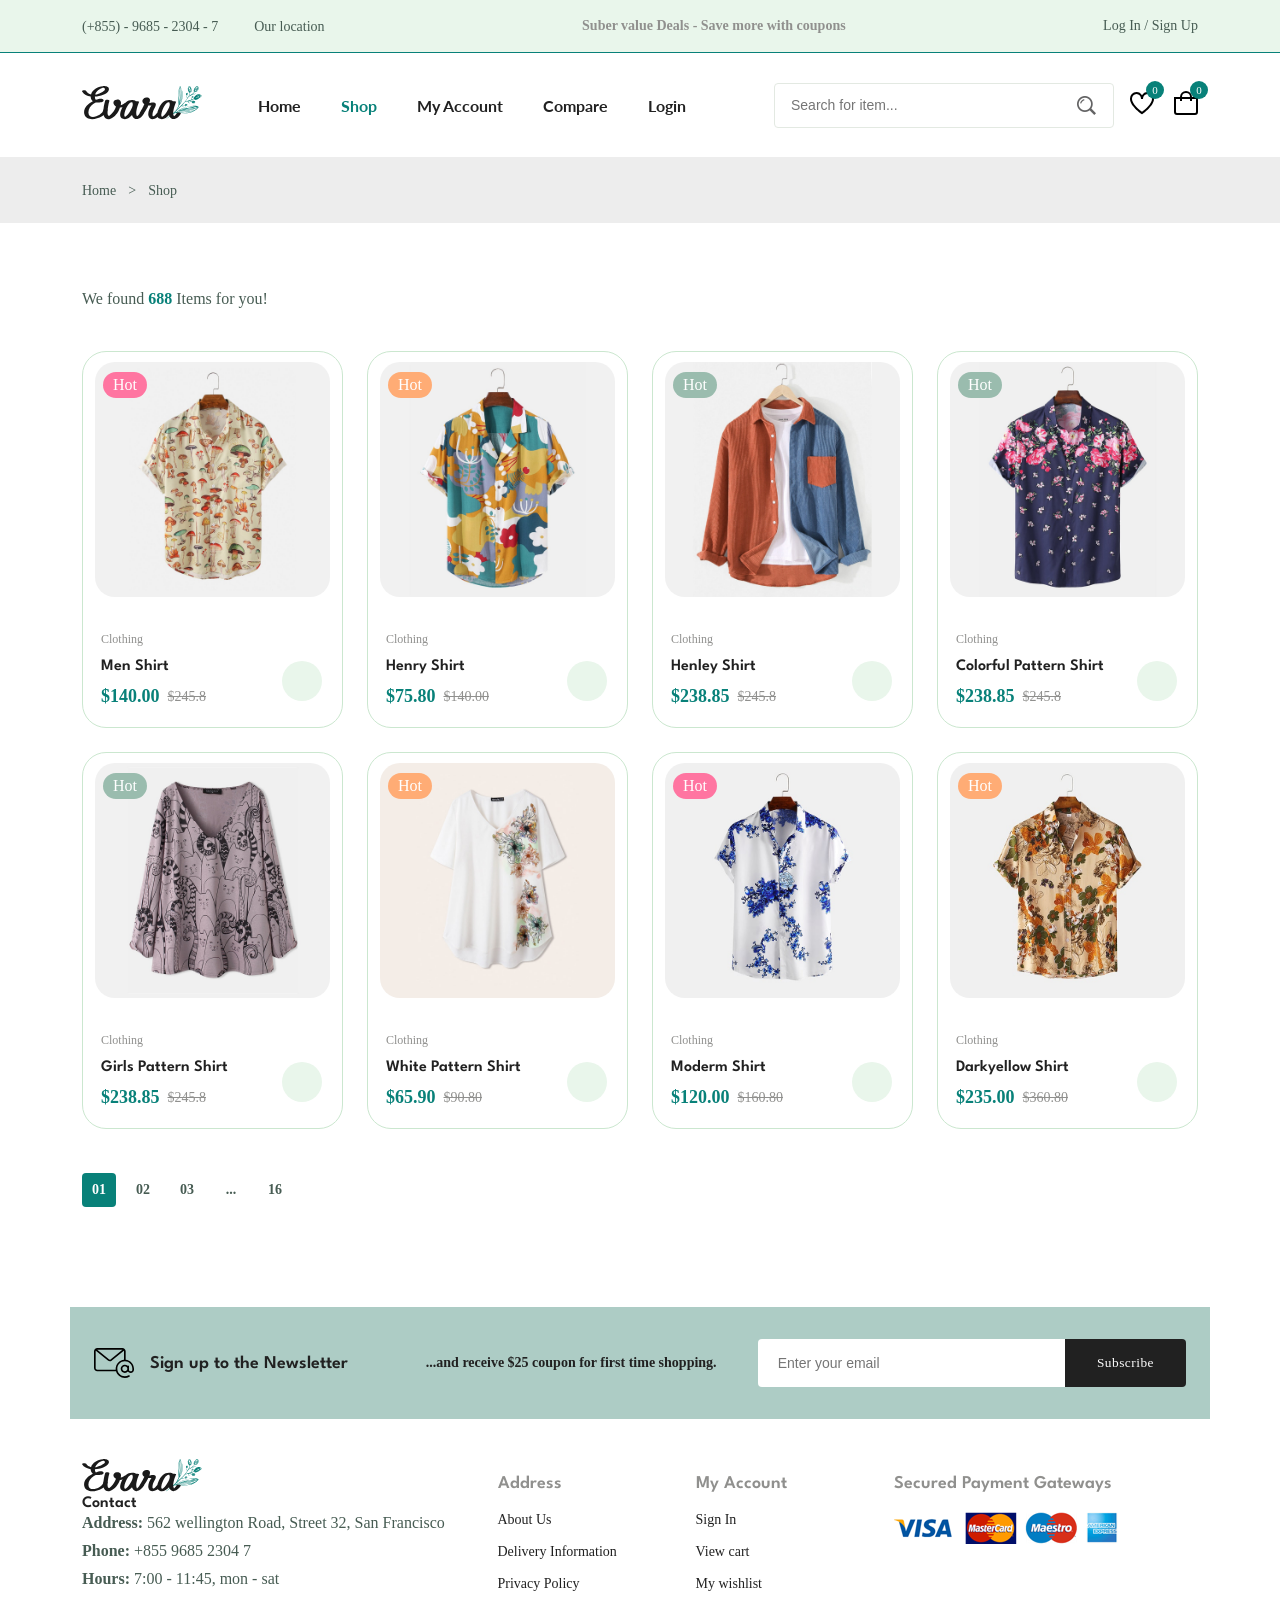
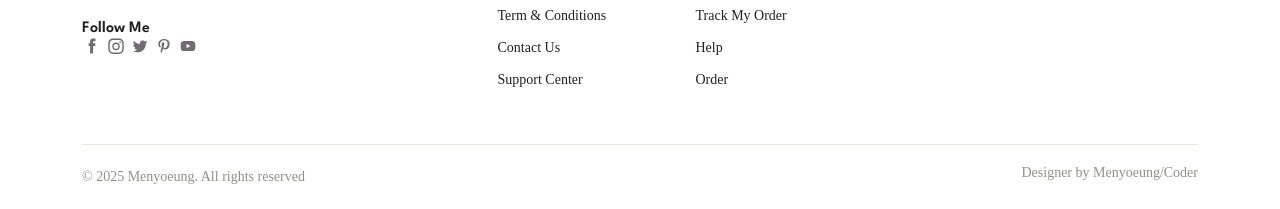
<file: shop.html>
<!DOCTYPE html>
<html lang="en">
  <head>
    <meta charset="UTF-8" />
    <meta name="viewport" content="width=device-width, initial-scale=1.0" />

    <!--=============== FLATICON ===============-->
    <link rel='stylesheet' href='https://cdn-uicons.flaticon.com/2.6.0/uicons-regular-straight/css/uicons-regular-straight.css'>
    <!--=============== SWIPER CSS ===============-->
    <link rel="stylesheet"href="https://cdn.jsdelivr.net/npm/swiper@11/swiper-bundle.min.css"/>
    <!--=============== CSS ===============-->
    <link rel="stylesheet" href="./assets/css/styles.css">

    <title>Ecommerce Website</title>
  </head>
  <body>
    <!--=============== HEADER ===============-->
    <header class="header">
      <div class="header__top">
        <div class="header__container container">
          <div class="header__contact">
            <span>(+855) - 9685 - 2304 - 7</span>

            <span>Our location</span>
          </div>

          <p class="header__alert-news">
            Suber value Deals - Save more with coupons
          </p>

          <a href="login-register.html" class="header__top-action">
            Log In / Sign Up
          </a>
        </div>
      </div>

      <nav class="nav container">
        <a href="index.html" class="nav__logo">
          <img src="assets/img/logo.svg" alt="" class="nav__logo-img">
        </a>

        <div class="nav__menu" id="nav-menu">
          <button class="nav__close" id="nav-close" aria-label="Close menu">
            <i class="fi fi-rs-cross-small"></i>
          </button>
          <ul class="nav__list">
            <li class="nav__item">
              <a href="index.html" class="nav__link ">Home</a>
            </li>
            <li class="nav__item">
              <a href="shop.html" class="nav__link active-link">Shop</a>
            </li>
            <li class="nav__item">
              <a href="accounts.html" class="nav__link">My Account</a>
            </li>
            <li class="nav__item">
              <a href="compare.html" class="nav__link">Compare</a>
            </li>
            <li class="nav__item">
              <a href="login-register.html" class="nav__link">Login</a>
            </li>
          </ul>
          <div class="header__search">
            <input type="text" placeholder="Search for item..."
            class="form__input"
            >
            <button class="search__btn">
              <img src="assets/img/search.png" alt="">
            </button>
          </div>
        </div>

        <div class="header__user-actions">
          <a href="wishlist.html" class="header__action-btn">
            <img src="assets/img/icon-heart.svg" alt="">
            <span class="count">0</span>
          </a>

          <a href="cart.html" class="header__action-btn">
            <img src="assets/img/icon-cart.svg" alt="">
            <span class="count">0</span>
          </a>
        </div>
        <button class="nav__toggle" id="nav-toggle" aria-label="Open menu" aria-expanded="false" aria-controls="nav-menu">
          <img src="assets/img/menu-burger.svg" alt="">
        </button>
      </nav>

      <div class="nav__overlay" id="nav-overlay"></div>
    </header>

    <!--=============== MAIN ===============-->
    <main class="main">
      <!--=============== BREADCRUMB ===============-->
      <section class="breadcrumb">
        <ul class="breadcrumb__list flex container">
          <li>
            <a href="index.html" class="breadcrumb__link">Home</a>
            <li><span class="breadcrumb__link">></span></li>
            <li><span class="breadcrumb__link">Shop</span></li>
          </li>
        </ul>

      </section>

      <!--=============== PRODUCTS ===============-->
      <!-- Replace the products section with this -->
      <section class="products container section--lg">
        <p class="total__products">We found <span>688</span> Items for you!</p>
        <div class="products__container grid">
          <!-- Example Product 1 -->
          <div class="product__item" data-id="prod1">
            <div class="product__banner">
              <a href="details.html?productId=prod1" class="product__imges">
                <img src="assets/img/product-1-1.jpg" alt="" class="product__img default">
                <img src="assets/img/product-1-2.jpg" alt="" class="product__img hover">
              </a>
              <div class="product__actions">
                <a href="#" class="action__btn" aria-label="Quick View"><i class="fi fi-rs-eye"></i></a>
                <a href="#" class="action__btn wishlist-btn" aria-label="Add To Wishlist"><i class="fi fi-rs-heart"></i></a>
                <a href="#" class="action__btn" aria-label="Compare"><i class="fi fi-rs-shuffle"></i></a>
              </div>
              <div class="product__badge light-pink">Hot</div>
            </div>
            <div class="product__content">
              <span class="product__category">Clothing</span>
              <a href="details.html?productId=prod1">
                <h3 class="product__title">Men Shirt</h3>
              </a>
              <div class="product__rating">
                <i class="fi fi-rs-star"></i><i class="fi fi-rs-star"></i><i class="fi fi-rs-star"></i><i class="fi fi-rs-star"></i><i class="fi fi-rs-star"></i>
              </div>
              <div class="product__price flex">
                <span class="new__price">$140.00</span>
                <span class="old__price">$245.8</span>
              </div>
              <a href="#" class="action__btn cart__btn" aria-label="Add To Cart"><i class="fi fi-rs-shopping-bag-add"></i></a>
            </div>
          </div>
          <!-- Example Product 2 -->
          <div class="product__item" data-id="prod2">
            <div class="product__banner">
              <a href="details.html?productId=prod2" class="product__imges">
                <img src="assets/img/product-2-1.jpg" alt="" class="product__img default">
                <img src="assets/img/product-2-2.jpg" alt="" class="product__img hover">
              </a>
              <div class="product__actions">
                <a href="#" class="action__btn" aria-label="Quick View"><i class="fi fi-rs-eye"></i></a>
                <a href="#" class="action__btn wishlist-btn" aria-label="Add To Wishlist"><i class="fi fi-rs-heart"></i></a>
                <a href="#" class="action__btn" aria-label="Compare"><i class="fi fi-rs-shuffle"></i></a>
              </div>
              <div class="product__badge light-orange">Hot</div>
            </div>
            <div class="product__content">
              <span class="product__category">Clothing</span>
              <a href="details.html?productId=prod2">
                <h3 class="product__title">Henry Shirt</h3>
              </a>
              <div class="product__rating">
                <i class="fi fi-rs-star"></i><i class="fi fi-rs-star"></i><i class="fi fi-rs-star"></i><i class="fi fi-rs-star"></i><i class="fi fi-rs-star"></i>
              </div>
              <div class="product__price flex">
                <span class="new__price">$75.80</span>
                <span class="old__price">$140.00</span>
              </div>
              <a href="#" class="action__btn cart__btn" aria-label="Add To Cart"><i class="fi fi-rs-shopping-bag-add"></i></a>
            </div>
          </div>
            <!-- Example Product 3 -->
            <div class="product__item" data-id="prod3">
              <div class="product__banner">
                <a href="details.html?productId=prod3" class="product__imges">
                  <img src="assets/img/product-8-1.jpg" alt="" class="product__img default">
                  <img src="assets/img/product-8-2.jpg" alt="" class="product__img hover">
                </a>
                <div class="product__actions">
                  <a href="#" class="action__btn" aria-label="Quick View"><i class="fi fi-rs-eye"></i></a>
                  <a href="#" class="action__btn wishlist-btn" aria-label="Add To Wishlist"><i class="fi fi-rs-heart"></i></a>
                  <a href="#" class="action__btn" aria-label="Compare"><i class="fi fi-rs-shuffle"></i></a>
                </div>
                <div class="product__badge light-green">Hot</div>
              </div>
              <div class="product__content">
                <span class="product__category">Clothing</span>
                <a href="details.html?productId=prod3">
                  <h3 class="product__title">Henley Shirt</h3>
                </a>
                <div class="product__rating">
                  <i class="fi fi-rs-star"></i><i class="fi fi-rs-star"></i><i class="fi fi-rs-star"></i><i class="fi fi-rs-star"></i><i class="fi fi-rs-star"></i>
                </div>
                <div class="product__price flex">
                  <span class="new__price">$238.85</span>
                  <span class="old__price">$245.8</span>
                </div>
                <a href="#" class="action__btn cart__btn" aria-label="Add To Cart"><i class="fi fi-rs-shopping-bag-add"></i></a>
              </div>
            </div>
            <!-- Example Product 4 -->
            <div class="product__item" data-id="prod4">
              <div class="product__banner">
                <a href="details.html?productId=prod4" class="product__imges">
                  <img src="assets/img/product-6-1.jpg" alt="" class="product__img default">
                  <img src="assets/img/product-6-2.jpg" alt="" class="product__img hover">
                </a>
                <div class="product__actions">
                  <a href="#" class="action__btn" aria-label="Quick View"><i class="fi fi-rs-eye"></i></a>
                  <a href="#" class="action__btn wishlist-btn" aria-label="Add To Wishlist"><i class="fi fi-rs-heart"></i></a>
                  <a href="#" class="action__btn" aria-label="Compare"><i class="fi fi-rs-shuffle"></i></a>
                </div>
                <div class="product__badge light-green">Hot</div>
              </div>
              <div class="product__content">
                <span class="product__category">Clothing</span>
                <a href="details.html?productId=prod4">
                  <h3 class="product__title">Colorful Pattern Shirt</h3>
                </a>
                <div class="product__rating">
                  <i class="fi fi-rs-star"></i><i class="fi fi-rs-star"></i><i class="fi fi-rs-star"></i><i class="fi fi-rs-star"></i><i class="fi fi-rs-star"></i>
                </div>
                <div class="product__price flex">
                  <span class="new__price">$238.85</span>
                  <span class="old__price">$245.8</span>
                </div>
                <a href="#" class="action__btn cart__btn" aria-label="Add To Cart"><i class="fi fi-rs-shopping-bag-add"></i></a>
              </div>
            </div>
            <!-- Example Product 5 -->
            <div class="product__item" data-id="prod5">
              <div class="product__banner">
                <a href="details.html?productId=prod5" class="product__imges">
                  <img src="assets/img/product-7-1.jpg" alt="" class="product__img default">
                  <img src="assets/img/product-7-2.jpg" alt="" class="product__img hover">
                </a>
                <div class="product__actions">
                  <a href="#" class="action__btn" aria-label="Quick View"><i class="fi fi-rs-eye"></i></a>
                  <a href="#" class="action__btn wishlist-btn" aria-label="Add To Wishlist"><i class="fi fi-rs-heart"></i></a>
                  <a href="#" class="action__btn" aria-label="Compare"><i class="fi fi-rs-shuffle"></i></a>
                </div>
                <div class="product__badge light-green">Hot</div>
              </div>
              <div class="product__content">
                <span class="product__category">Clothing</span>
                <a href="details.html?productId=prod5">
                  <h3 class="product__title">Girls Pattern Shirt</h3>
                </a>
                <div class="product__rating">
                  <i class="fi fi-rs-star"></i><i class="fi fi-rs-star"></i><i class="fi fi-rs-star"></i><i class="fi fi-rs-star"></i><i class="fi fi-rs-star"></i>
                </div>
                <div class="product__price flex">
                  <span class="new__price">$238.85</span>
                  <span class="old__price">$245.8</span>
                </div>
                <a href="#" class="action__btn cart__btn" aria-label="Add To Cart"><i class="fi fi-rs-shopping-bag-add"></i></a>
              </div>
            </div>
            <!-- Example Product 6 -->
            <div class="product__item" data-id="prod6">
              <div class="product__banner">
                <a href="details.html?productId=prod6" class="product__imges">
                  <img src="assets/img/product-12-2.jpg" alt="" class="product__img default">
                  <img src="assets/img/product-12-1.jpg" alt="" class="product__img hover">
                </a>
                <div class="product__actions">
                  <a href="#" class="action__btn" aria-label="Quick View"><i class="fi fi-rs-eye"></i></a>
                  <a href="#" class="action__btn wishlist-btn" aria-label="Add To Wishlist"><i class="fi fi-rs-heart"></i></a>
                  <a href="#" class="action__btn" aria-label="Compare"><i class="fi fi-rs-shuffle"></i></a>
                </div>
                <div class="product__badge light-orange">Hot</div>
              </div>
              <div class="product__content">
                <span class="product__category">Clothing</span>
                <a href="details.html?productId=prod6">
                  <h3 class="product__title">White Pattern Shirt</h3>
                </a>
                <div class="product__rating">
                  <i class="fi fi-rs-star"></i><i class="fi fi-rs-star"></i><i class="fi fi-rs-star"></i><i class="fi fi-rs-star"></i><i class="fi fi-rs-star"></i>
                </div>
                <div class="product__price flex">
                  <span class="new__price">$65.90</span>
                  <span class="old__price">$90.80</span>
                </div>
                <a href="#" class="action__btn cart__btn" aria-label="Add To Cart"><i class="fi fi-rs-shopping-bag-add"></i></a>
              </div>
            </div>
            <!-- Example Product 7 -->
            <div class="product__item" data-id="prod7">
              <div class="product__banner">
                <a href="details.html?productId=prod7" class="product__imges">
                  <img src="assets/img/showcase-img-6.jpg" alt="" class="product__img default">
                  <img src="assets/img/showcase-img-6-2.png" alt="" class="product__img hover">
                </a>
                <div class="product__actions">
                  <a href="#" class="action__btn" aria-label="Quick View"><i class="fi fi-rs-eye"></i></a>
                  <a href="#" class="action__btn wishlist-btn" aria-label="Add To Wishlist"><i class="fi fi-rs-heart"></i></a>
                  <a href="#" class="action__btn" aria-label="Compare"><i class="fi fi-rs-shuffle"></i></a>
                </div>
                <div class="product__badge light-pink">Hot</div>
              </div>
              <div class="product__content">
                <span class="product__category">Clothing</span>
                <a href="details.html?productId=prod7">
                  <h3 class="product__title">Moderm Shirt</h3>
                </a>
                <div class="product__rating">
                  <i class="fi fi-rs-star"></i><i class="fi fi-rs-star"></i><i class="fi fi-rs-star"></i><i class="fi fi-rs-star"></i><i class="fi fi-rs-star"></i>
                </div>
                <div class="product__price flex">
                  <span class="new__price">$120.00</span>
                  <span class="old__price">$160.80</span>
                </div>
                <a href="#" class="action__btn cart__btn" aria-label="Add To Cart"><i class="fi fi-rs-shopping-bag-add"></i></a>
              </div>
            </div>
            <!-- Example Product 8 -->
            <div class="product__item" data-id="prod8">
              <div class="product__banner">
                <a href="details.html?productId=prod8" class="product__imges">
                  <img src="assets/img/showcase-img-5.jpg" alt="" class="product__img default">
                  <img src="assets/img/showcase-img-5-2.png" alt="" class="product__img hover">
                </a>
                <div class="product__actions">
                  <a href="details.html?productId=prod8" class="action__btn" aria-label="Quick View"><i class="fi fi-rs-eye"></i></a>
                  <a href="#" class="action__btn wishlist-btn" aria-label="Add To Wishlist"><i class="fi fi-rs-heart"></i></a>
                  <a href="#" class="action__btn" aria-label="Compare"><i class="fi fi-rs-shuffle"></i></a>
                </div>
                <div class="product__badge light-orange">Hot</div>
              </div>
              <div class="product__content">
                <span class="product__category">Clothing</span>
                <a href="details.html?productId=prod8">
                  <h3 class="product__title">Darkyellow Shirt</h3>
                </a>
                <div class="product__rating">
                  <i class="fi fi-rs-star"></i><i class="fi fi-rs-star"></i><i class="fi fi-rs-star"></i><i class="fi fi-rs-star"></i><i class="fi fi-rs-star"></i>
                </div>
                <div class="product__price flex">
                  <span class="new__price">$235.00</span>
                  <span class="old__price">$360.80</span>
                </div>
                <a href="#" class="action__btn cart__btn" aria-label="Add To Cart"><i class="fi fi-rs-shopping-bag-add"></i></a>
              </div>
            </div>
            
          <!-- Add more products as needed -->
        </div>
        <ul class="pagination">
          <li><a href="#" class="pagination__link active">01</a></li>
          <li><a href="#" class="pagination__link">02</a></li>
          <li><a href="#" class="pagination__link">03</a></li>
          <li><a href="#" class="pagination__link">...</a></li>
          <li><a href="#" class="pagination__link">16</a></li>
          <li><a href="#" class="pagination__link icon"><i class="fi-rs-angle-double-small-right"></i></a></li>
        </ul>
      </section>

      <!--=============== NEWSLETTER ===============-->
      <section class="newsletter section home__newletter container">
        <div class="newletter__container container grid">
          <h3 class="newletter__title flex">
            <img src="assets/img/icon-email.svg" class="newletter-icon">
            Sign up to the Newsletter
          </h3>

          <p class="newletter__describtion">
            ...and receive $25 coupon for first time shopping.
          </p>

          <form action="" class="newletter__form">
            <input type="text" placeholder="Enter your email" class="newsletter__input">

            <button type="submit" class="newsletter__btn">Subscribe</button>
          </form>
        </div>

      </section>
    </main>

    <!--=============== FOOTER ===============-->
    <footer class="footer  container">
      <div class="footer__container grid">
        <div class="footer__content">
          <a href="index.html" class="footer__logo">
            <img src="assets/img/logo.svg"class="footer__logo-img">
          </a>

          <h4 class="footer__subtitle">Contact</h4>

          <p class="footer__describtion">
            <span>Address:</span> 562 wellington Road, Street 32, San Francisco
          </p>

          <p class="footer__describtion">
            <span>Phone:</span> +855 9685 2304 7
          </p>

          <p class="footer__describtion">
            <span>Hours:</span> 7:00 - 11:45, mon - sat
          </p>

          <div class="footer__socail">
            <h4 class="footer__subtitle">Follow Me</h4>

            <div class="footer__socail-links flex">
              <a href="">
                <img src="assets/img/icon-facebook.svg" class="footer__socail-icon">
              </a>
              
              <a href="">
                <img src="assets/img/icon-instagram.svg"  class="footer__socail-icon">
              </a>
              <a href="">
                <img src="assets/img/icon-twitter.svg"  class="footer__socail-icon">
              </a>
              <a href="">
                <img src="assets/img/icon-pinterest.svg"  class="footer__socail-icon">
              </a>
              <a href="">
                <img src="assets/img/icon-youtube.svg"  class="footer__socail-icon">
              </a>
            </div>
          </div>
        </div>

        <div class="footer__content">
          <h3 class="footer__title">Address</h3>

          <ul class="footer-links">
            <li><a href="" class="footer__link">About Us</a></li>
            <li><a href="" class="footer__link">Delivery Information</a></li>
            <li><a href="" class="footer__link">Privacy Policy</a></li>
            <li><a href="" class="footer__link">Term & Conditions</a></li>
            <li><a href="" class="footer__link">Contact Us</a></li>
            <li><a href="" class="footer__link">Support Center</a></li>
          </ul>
        </div>

        <div class="footer__content">
          <h3 class="footer__title">My Account</h3>

          <ul class="footer-links">
            <li><a href="" class="footer__link">Sign In</a></li>
            <li><a href="" class="footer__link">View cart</a></li>
            <li><a href="" class="footer__link">My wishlist</a></li>
            <li><a href="" class="footer__link">Track My Order</a></li>
            <li><a href="" class="footer__link">Help</a></li>
            <li><a href="" class="footer__link">Order</a></li>
          </ul>
        </div>

        <div class="footer__content">
          <h3 class="footer__title">Secured Payment Gateways</h3>

          <img src="assets/img/payment-method.png" alt="" class="payment__img">
        </div>
      </div>

      <div class="footer__bottom">
        <p class="copyright">&copy; 2025 Menyoeung. All rights reserved</p>
        <span class="design">Designer by Menyoeung/Coder</span>
      </div>
    </footer>

    <!--=============== SWIPER JS ===============-->
    <script src="https://cdn.jsdelivr.net/npm/swiper@11/swiper-bundle.min.js"></script>
    <!--=============== MAIN JS ===============-->
    <script src="./assets/js/main.js"></script>
  </body>
</html>
</file>
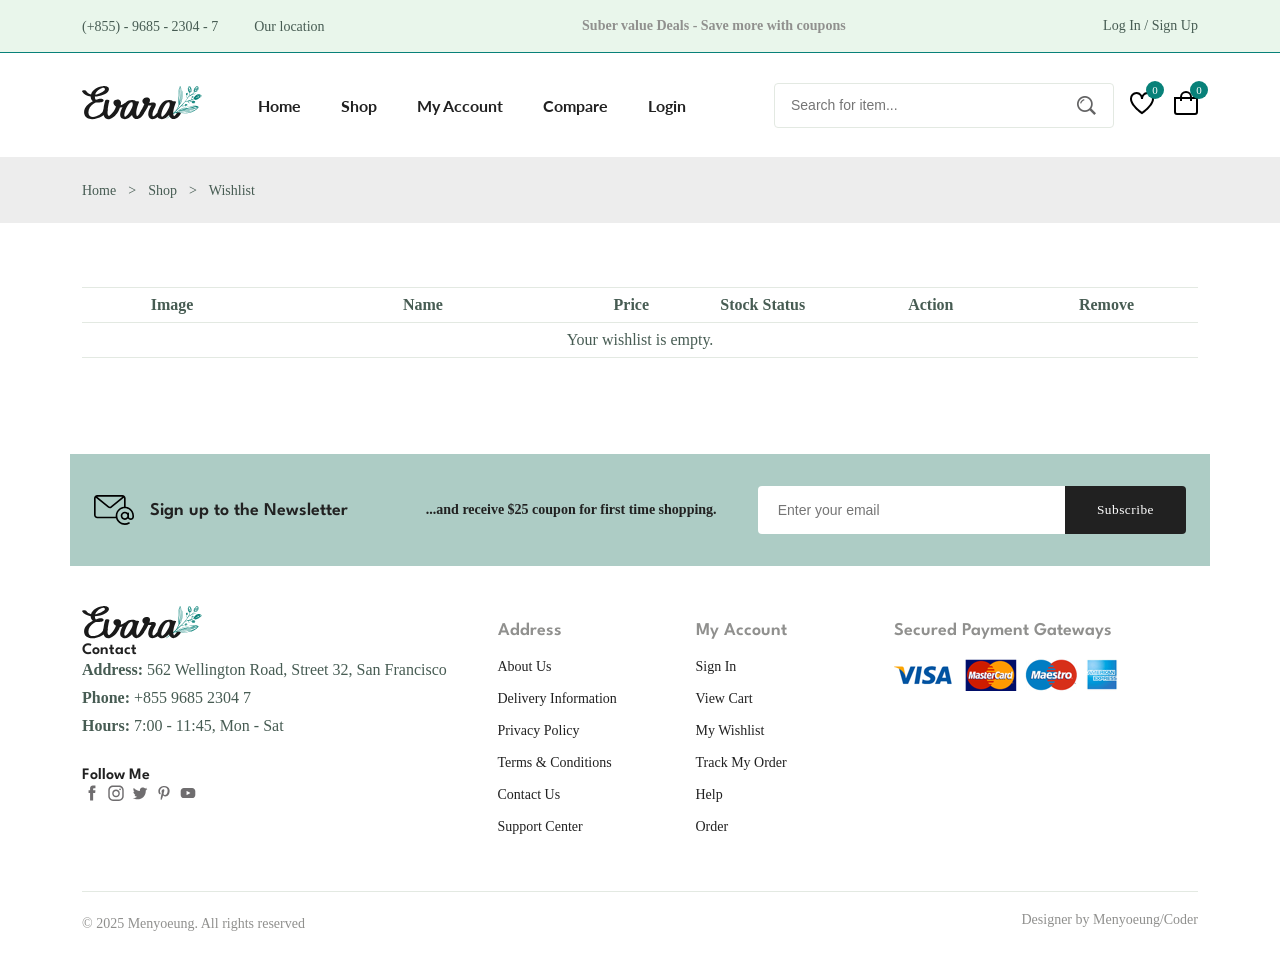
<file: wishlist.html>
<!DOCTYPE html>
<html lang="en">
  <head>
    <meta charset="UTF-8" />
    <meta name="viewport" content="width=device-width, initial-scale=1.0" />

    <!--=============== FLATICON ===============-->
    <link rel='stylesheet' href='https://cdn-uicons.flaticon.com/2.6.0/uicons-regular-straight/css/uicons-regular-straight.css'>
    <!--=============== SWIPER CSS ===============-->
    <link rel="stylesheet" href="https://cdn.jsdelivr.net/npm/swiper@11/swiper-bundle.min.css"/>
    <!--=============== CSS ===============-->
    <link rel="stylesheet" href="./assets/css/styles.css">
    <title>Ecommerce Website</title>
  </head>
  <body>
    <!--=============== HEADER ===============-->
    <header class="header">
      <div class="header__top">
        <div class="header__container container">
          <div class="header__contact">
            <span>(+855) - 9685 - 2304 - 7</span>
            <span>Our location</span>
          </div>
          <p class="header__alert-news">
            Suber value Deals - Save more with coupons
          </p>
          <a href="login-register.html" class="header__top-action">
            Log In / Sign Up
          </a>
        </div>
      </div>

      <nav class="nav container">
        <a href="index.html" class="nav__logo">
          <img src="assets/img/logo.svg" alt="" class="nav__logo-img">
        </a>

        <div class="nav__menu" id="nav-menu">
          <button class="nav__close" id="nav-close" aria-label="Close menu">
            <i class="fi fi-rs-cross-small"></i>
          </button>
          <ul class="nav__list">
            <li class="nav__item">
              <a href="index.html" class="nav__link ">Home</a>
            </li>
            <li class="nav__item">
              <a href="shop.html" class="nav__link">Shop</a>
            </li>
            <li class="nav__item">
              <a href="accounts.html" class="nav__link">My Account</a>
            </li>
            <li class="nav__item">
              <a href="compare.html" class="nav__link">Compare</a>
            </li>
            <li class="nav__item">
              <a href="login-register.html" class="nav__link">Login</a>
            </li>
          </ul>
          <div class="header__search">
            <input type="text" placeholder="Search for item..." class="form__input">
            <button class="search__btn">
              <img src="assets/img/search.png" alt="">
            </button>
          </div>
        </div>

        <div class="header__user-actions">
          <a href="wishlist.html" class="header__action-btn">
            <img src="assets/img/icon-heart.svg" alt="">
            <span class="count">0</span>
          </a>
          <a href="cart.html" class="header__action-btn">
            <img src="assets/img/icon-cart.svg" alt="">
            <span class="count">0</span>
          </a>
        </div>
        <button class="nav__toggle" id="nav-toggle" aria-label="Open menu" aria-expanded="false" aria-controls="nav-menu">
          <img src="assets/img/menu-burger.svg" alt="">
        </button>
      </nav>

      <div class="nav__overlay" id="nav-overlay"></div>
    </header>

    <!--=============== MAIN ===============-->
    <main class="main">
      <!--=============== BREADCRUMB ===============-->
      <section class="breadcrumb">
        <ul class="breadcrumb__list flex container">
          <li>
            <a href="index.html" class="breadcrumb__link">Home</a>
            <li><span class="breadcrumb__link">></span></li>
            <li><span class="breadcrumb__link">Shop</span></li>
            <li><span class="breadcrumb__link">></span></li>
            <li><span class="breadcrumb__link">Wishlist</span></li>
          </li>
        </ul>
      </section>

      <!--=============== WISHLIST ===============-->
      <section class="wishlist section--lg container">
        <div class="table__container">
          <table class="table" style="display: block; visibility: visible;">
            <thead style="display: table-header-group;">
              <tr>
                <th>Image</th>
                <th>Name</th>
                <th>Price</th>
                <th>Stock Status</th>
                <th>Action</th>
                <th>Remove</th>
              </tr>
            </thead>
            <tbody id="wishlistTableBody" style="display: table-row-group; visibility: visible;">
              <!-- Wishlist items will be populated dynamically by JavaScript -->
            </tbody>
          </table>
        </div>
      </section>

      <!--=============== NEWSLETTER ===============-->
      <section class="newsletter section container">
        <div class="newletter__container container grid">
          <h3 class="newletter__title flex">
            <img src="assets/img/icon-email.svg" class="newletter-icon">
            Sign up to the Newsletter
          </h3>
          <p class="newletter__describtion">
            ...and receive $25 coupon for first time shopping.
          </p>
          <form action="" class="newletter__form">
            <input type="text" placeholder="Enter your email" class="newsletter__input">
            <button type="submit" class="newsletter__btn">Subscribe</button>
          </form>
        </div>
      </section>
    </main>

    <!--=============== FOOTER ===============-->
    <footer class="footer container">
      <div class="footer__container grid">
        <div class="footer__content">
          <a href="index.html" class="footer__logo">
            <img src="assets/img/logo.svg" class="footer__logo-img">
          </a>
          <h4 class="footer__subtitle">Contact</h4>
          <p class="footer__describtion">
            <span>Address:</span> 562 Wellington Road, Street 32, San Francisco
          </p>
          <p class="footer__describtion">
            <span>Phone:</span> +855 9685 2304 7
          </p>
          <p class="footer__describtion">
            <span>Hours:</span> 7:00 - 11:45, Mon - Sat
          </p>
          <div class="footer__socail">
            <h4 class="footer__subtitle">Follow Me</h4>
            <div class="footer__socail-links flex">
              <a href=""><img src="assets/img/icon-facebook.svg" class="footer__socail-icon"></a>
              <a href=""><img src="assets/img/icon-instagram.svg" class="footer__socail-icon"></a>
              <a href=""><img src="assets/img/icon-twitter.svg" class="footer__socail-icon"></a>
              <a href=""><img src="assets/img/icon-pinterest.svg" class="footer__socail-icon"></a>
              <a href=""><img src="assets/img/icon-youtube.svg" class="footer__socail-icon"></a>
            </div>
          </div>
        </div>

        <div class="footer__content">
          <h3 class="footer__title">Address</h3>
          <ul class="footer-links">
            <li><a href="" class="footer__link">About Us</a></li>
            <li><a href="" class="footer__link">Delivery Information</a></li>
            <li><a href="" class="footer__link">Privacy Policy</a></li>
            <li><a href="" class="footer__link">Terms & Conditions</a></li>
            <li><a href="" class="footer__link">Contact Us</a></li>
            <li><a href="" class="footer__link">Support Center</a></li>
          </ul>
        </div>

        <div class="footer__content">
          <h3 class="footer__title">My Account</h3>
          <ul class="footer-links">
            <li><a href="" class="footer__link">Sign In</a></li>
            <li><a href="" class="footer__link">View Cart</a></li>
            <li><a href="" class="footer__link">My Wishlist</a></li>
            <li><a href="" class="footer__link">Track My Order</a></li>
            <li><a href="" class="footer__link">Help</a></li>
            <li><a href="" class="footer__link">Order</a></li>
          </ul>
        </div>

        <div class="footer__content">
          <h3 class="footer__title">Secured Payment Gateways</h3>
          <img src="assets/img/payment-method.png" alt="" class="payment__img">
        </div>
      </div>

      <div class="footer__bottom">
        <p class="copyright">© 2025 Menyoeung. All rights reserved</p>
        <span class="design">Designer by Menyoeung/Coder</span>
      </div>
    </footer>

    <!--=============== SWIPER JS ===============-->
    <script src="https://cdn.jsdelivr.net/npm/swiper@11/swiper-bundle.min.js"></script>
    <!--=============== MAIN JS ===============-->
    <script src="assets/js/main.js"></script>
  </body>
</html>
</file>
<file: assets/css/styles.css>
/*=============== GOOGLE FONTS ===============*/
@import url('https://fonts.googleapis.com/css2?family=Lato:wght@400;700&family=Spartan:wght@400;500;600;700&display=swap');

/*=============== VARIABLES CSS ===============*/
:root {
  --header-height: 4rem;
  /*========== Colors ==========*/
  /* Color mode HSL(hue, saturation, lightness) */
  --first-color: hsl(176, 88%, 27%);
  --first-color-alt: hsl(129, 44%, 94%);
  --second-color: hsl(34, 94%, 87%);
  --title-color: hsl( 0, 0%, 13%);
  --text-color:  hsl( 154, 13%, 32%);
  --text-color-light:  hsl( 60, 1%, 56%);
  --body-color:  hsl( 0, 0%, 100%);
  --container-color: hsl( 0, 0%, 93%) ;
  --border-color:  hsl( 129, 36%, 85%);
  --border-color-alt:  hsl( 113, 15%, 90%);

  /*========== Font and typography ==========*/
  /* .5rem = 8px | 1rem = 16px ... */
  --body-font:'Lato', sans-serif ;
  --second-font: 'Spartan', sans-serif;
  --big-font-size:3.5rem;
  --h1-font-size:2.75rem ;
  --h2-font-size: 2rem;
  --h3-font-size: 1.75rem;
  --h4-font-size: 1.375rem;
  --large-font-size: 1.125rem;
  --normal-font-size:1rem;
  --small-font-size: 0.875rem;
  --smaller-font-size:0.75rem;
  --tiny-font-size: 0.6875rem;

  /*========== Font weight ==========*/
  --weight-400: 400;
  --weight-500: 500;
  --weight-600: 600;
  --weight-700: 700;

  /*========== Transition ==========*/
  --transition:cubic-bezier(0,0,0.05, 1);
}

/* Responsive typography */
@media screen and (max-width: 1200px) {
  :root {
    --big-font-size: 3rem;
    --h1-font-size: 2.25rem;
    --h2-font-size: 1.5rem;
    --h3-font-size: 1.25rem;
    --h4-font-size: 1.125rem;
    --large-font-size: 1rem;
    --normal-font-size: 0.938rem;
    --small-font-size: 0.813rem;
    --smaller-font-size: 0.75rem;
    --tiny-font-size: 0.625rem;
  }
}

/*=============== BASE ===============*/
*{
  margin: 0;
  padding: 0;
  box-sizing: border-box;
}
input,
textarea,
body{
  color: var(--text-color);
  font-size: var(--normal-font-size);
  font-weight: var(--weight-400);
}
body{
  background: var(--body-color);
}
h1,h2,h3,h4{
  font-family: var(--second-font);
  color: var(--title-color);
  font-weight: var(--weight-600);
}
ul{
  list-style: none;
}
a{
  text-decoration: none;
}
p{
  line-height: 1.5rem;
}
img{
  max-width: 100%;
}
button,
textarea,
input{
  background:transparent;
  border:none;
  outline: none;
}

table{
  width: 100%;
  border-collapse: collapse;
}

/*=============== REUSABLE CSS CLASSES ===============*/
.container{
  /* background: var(--first-color); */
  max-width: 1320px;
  margin-inline:auto;
  padding-inline: 0.75rem;
}

.grid{
  display: grid;
  gap: 1.5rem;
}

.section{
  padding-block: 2rem;
}
.section--lg{
  padding-block: 4rem;
}
.section__title{
  font-size: var(--h4-font-size);
  margin-bottom: 1.5rem;
  color: var(--first-color);
}
.section__title span{
  color: var(--title-color);
}
.form__input{
  border:1px solid var(--border-color-alt);
  padding-inline: 1rem;
  height: 45px;
  border-radius: .25rem;
  font-size: var(--small-font-size);
}
.flex{
  display: flex;
  align-items: center;
  column-gap: .5rem;
}
.new__price{
  color: var(--first-color);
  font-weight: var(--weight-600);
}
.old__price{
  text-decoration: line-through;
  color: var(--text-color-light);
  font-size: var(--small-font-size);
}

.form{
  row-gap: 1rem;
}

.form__group{
  grid-template-columns: repeat(2, 1fr);
  gap: 1rem;
}
.textarea{
  height: 200px;
  padding-block: 1rem;
  resize: none;
}
/*=============== HEADER & NAV ===============*/
.nav__toggle,
.nav__close{
  display: none;
}
.nav__toggle img{
  width: 24px;
}
.nav__overlay{
  display: none;
}
body.nav-open{
  overflow: hidden;
}
.header__top{
  border-bottom: 1px solid var(--first-color);
  background: var(--first-color-alt);
  padding-block: 0.875rem;
}

.header__container{
  display: flex;
  align-items:center;
  justify-content: space-between;
}

.header__contact span:first-child{
  margin-right: 2rem;
}
.header__contact span,
.header__alert-news,
.header__top-action{
  font-size: var(--small-font-size);
}

.header__alert-news{
  color: var(--text-color-light);
  font-weight: var(--weight-600);
}
.header__top-action{
  color: var(--text-color);
}

.nav,
.nav__menu,
.nav__list,
.header__user-actions{
  display: flex;
  align-items: center;
}
.nav{
  /* background: var(--first-color); */
  justify-content: space-between;
  height: calc( var(--header-height) + 2.5rem);
  column-gap: 1rem;
}
.nav__logo-img{
  width: 120px;
}
.nav__menu{
  /* background: var(--first-color); */
  /* width: 100%; */
  flex-grow: 1;
  margin-left: 2.5rem;
  font-family: var(--body-font);
}
.nav__list{
  column-gap: 2.5rem;
  margin-right: auto;
}
.nav__link{
  color: var(--title-color);
  font-weight: var(--weight-700);
  transition: all 0.2 var(--transition);
}

.header__search{
  width: 340px;
  position: relative;
}
.header__search .form__input{
  /* border: 1px solid var(--border-color-alt); */
  width: 100%;
}
.search__btn{
  position: absolute;
  top: 24%;
  right: 1.15rem;
  cursor: pointer;
}

.header__user-actions{
  column-gap: 1.25rem;
}

.header__action-btn{
  position: relative;
}
.header__user-actions img{
  width:24px;
}
.header__action-btn .count{
  position: absolute;
  top: -0.625rem;
  right: -0.625rem;
  background: var(--first-color);
  color: var(--body-color);
  height: 18px;
  width: 18px;
  line-height: 18px;
  border-radius: 50%;
  text-align: center;
  font-size: var(--tiny-font-size);
}
/* Active link */
.active-link,
.nav__link:hover{
  color:var(--first-color);
}
/*=============== HOME ===============*/
.home__container{
  grid-template-columns: 5fr 7fr;
  align-items: center;
}

.home___subtitle,
.home__describtion{
  font-size: var(--large-font-size);
}
.home___subtitle{
  font-family: var(--second-font);
  font-weight: var(--weight-600);
  margin-bottom: 1rem;
  display: block;
}
.home__title{
  font-size:var(--h1-font-size) ;
  font-weight: var(--weight-700);
  line-height: 1.4;
}
.home__title span{
  color: var(--first-color);
  font-size: var(--big-font-size);
}


.home__describtion{
  margin-block: .5rem 2rem;
}
.home__img{
  justify-self: flex-end;
}
/*=============== BUTTONS ===============*/
.btn{
  display: inline-block;
  background: var(--first-color);
  border: 2px solid var(--first-color);
  color: var(--body-color);
  padding-inline:1.75rem;
  height: 49px;
  line-height: 49px;
  border-radius: .25rem;
  font-family: var(--second-font);
  font-size: var(--small-font-size);
  font-weight: var(--weight-700);
  transition: all 0.4s --transition;
}

.btn:hover{
  background:transparent;
  color:var(--first-color);
}
.btn--md,
.btn--sm{
  font-family: var(--body-font);
}

.btn--md{
  height: 45px;
  line-height: 42px;
}

.btn--sm{
  height: 40px;
  line-height: 36px;
}

/*=============== CATEGORIES ===============*/
.categories{
  overflow: hidden;
}
.category__item{
  text-align: center;
  border: 1px solid var(--border-color);
  padding: 0.625rem;
  border-radius: 1.25rem;
}

.category__img{
  border-radius: 0.75rem;
  margin-bottom: 1.25rem;
}
.category__title{
  color: var(--text-color);
  font-size: var(--small-font-size);
}
/* Swiper class */
.swiper{
  overflow: initial;
}
.swiper-button-next::after,
.swiper-button-prev::after{
  content: ' ';
}
.swiper-button-next,
.swiper-button-prev{
  top: -1.875rem;
  background: var(--first-color-alt);
  border: 1px solid var(--border-color);
  width: 30px;
  height: 30px;
  border-radius: 50%;
  color: var(--first-color);
  font-size: var(--tiny-font-size);
}
.swiper-button-prev{
  left: initial;
  right: 2.5rem;
}
.swiper-button-next{
  right: 0;
}

/*=============== PRODUCTS ===============*/

.tab__btns{
  display: flex;
  column-gap: 0.75rem;
  margin-bottom: 2rem;
}

.tab__btn{
  background: var(--container-color);
  color: var(--text-color);
  border-radius: .25rem;
  font-family: var(--second-font);
  font-size: var(--small-font-size);
  padding: 1rem 1.25rem 0.875rem;
  font-weight: var(--weight-600);
  cursor: pointer;
}
.products__container{
  grid-template-columns: repeat(4, 1fr);
  /* gap: 1.5rem; */
}

.product__item{
  border: 1px solid var(--border-color);
  border-radius: 1.5rem;
  transition: all .2s var(--transition);
}
.product__banner{
  padding: 0.625rem 0.75rem 0.75rem;
}
.product__banner,
.product__imges{
  position: relative;
}
.product__imges{
  display: block;
  overflow: hidden;
  border-radius: 1.25rem;
}

.product__img{
  vertical-align: middle;
  transition: all 1.5s var(--transition);
}

.product__item:hover .product__img{
  transform: scale(1.1);
}





.product__img.hover{
  position: absolute;
  top: 0;
  left: 0;
}

.product__actions{
  position: absolute;
  left: 50%;
  top: 50%;
  transform:translate(-50%, -50%);
  column-gap: 0.5rem;
  display: flex;
  transition: all .2s var(--transition);
}

.action__btn{
  width: 40px;
  height: 40px;
  line-height: 42px;
  text-align: center;
  border-radius: 50%;
  background: var(--first-color-alt);
  color: var(--text-color);
  font-size:var(--small-font-size);
  position: relative;
}
.action__btn::before,
.action__btn::after{
  position: absolute;
  left: 50%;
  transform: translateX(-50%);
  transition: all .3s cubic-bezier(0.71, 1.7, 0.77, 1.24);
}
.action__btn::before{
  content: '';
  top: -2px;
  border: .5rem solid transparent;
  border-top-color: var(--first-color);
}
.action__btn::after{
  content: attr(aria-label);
  bottom: 100%;
  background: var(--first-color);
  color: var(--body-color);
  font-size: var(--tiny-font-size);
  white-space: nowrap;
  padding-inline: 0.625rem;
  border-radius: 0.25rem;
  line-height: 2.58;
}

.product__badge{
  position: absolute;
  left: 1.25rem;
  top: 1.25rem;
  background: var(--first-color);
  color: var(--body-color);
  padding: .25rem .625rem;
  border-radius: 2.5rem;
  font-weight: var(--tiny-font-size);
}

.product__badge.light-pink{
  background:hsl(341, 100%, 73%);
}
.product__badge.light-green{
  background:hsl(155, 20%, 67%);
}
.product__badge.light-orange{
  background:hsl(24, 100%, 73%);
}
.product__badge.light-blue{
  background:hsl(202, 53%, 76%);
}


.product__content{
  padding:  1.25rem 1.125rem;
  position: relative;
}

.product__category{
  color: var(--text-color-light);
  font-size: var(--smaller-font-size);
}

.product__title{
  font-size: var(--normal-font-size);
  margin-block: 0.75rem 0.5rem;
}
.product__rating{
  color: hsl(24, 100%, 50%);
  font-size: var(--smaller-font-size);
  margin-bottom: 0.75rem;
}
.product__price .new__price{
  font-size: var(--large-font-size);
}

.cart__btn{
  position: absolute;  
  bottom: 1.6rem;
  right: 1.25rem;
}






/* Active Tab */
.tab__btn.active-tab{
  color: var(--first-color);
  background: var(--second-color);
}

.tab__item:not(.active-tab){
  display: none;
}
/* Product Hover */
.product__img.hover,
.product__actions,
.action__btn::before,
.action__btn::after,
.product__item:hover .product__img.default{
  opacity: 0;
}
.product__item:hover{
  box-shadow: 0 0 10px hsla(0, 0%, 0%, 0.1);
}
.product__item:hover .product__img.hover,
.product__item:hover .product__actions,
.action__btn:hover::before,
.action__btn:hover::after{
  opacity: 1;
}

.action__btn:hover::before,
.action__btn:hover::after{
  transform: translateX(-50%) translateY(-0.5rem);
}

.action__btn:hover{
  background: var(--first-color);
  border-color: var(--first-color);
  color: var(--body-color);
}


/*=============== DEALS ===============*/
.deals__container{
  grid-template-columns: repeat(2, 1fr);
}

.deals__item:nth-child(1){
  background-image:url(../img/deals-1.jpg);
}

.deals__item:nth-child(2){
  background-image: url(../img/deals-2.png);
}

.deals__item{
  padding: 3rem;
  background-size: cover;
  background-position: center;
  display: flex;
  flex-direction: column;
  row-gap: 1.5rem;
}

.deals__brand{
  color: var(--first-color);
  font-size: var(--h3-font-size);
  margin-bottom: .25rem;
}

.deals__category{
  font-family: var(--second-font);
  font-size: var(--small-font-size);
}

.deals__title{
  max-width: 240px;
  font-size: var(--large-font-size);
  font-weight: var(--weight-400);
  line-height: 1.3;
}

.deals__price .new__price,
.deals__price .old__price{
  font-size: var(--large-font-size);
}

.deals__price .new__price{
  color: hsl(352, 100%, 60%);
}

.deals__countdown-text{
  margin-bottom: .25rem;
}
.countdown{
  display: flex;
  column-gap: 1.5rem;
}
.countdown__amount{
  position: relative;
}
.countdown__amount::after{
  content: ':';
  color: var(--title-color);
  font-size: var(--large-font-size);
  position: absolute;
  top: 20%;
  right: -25%;
}

.countdown__period{
  background: var(--first-color);
  color: var(--body-color);
  width: 60px;
  height: 50px;
  text-align: center;
  line-height: 50px;
  border-radius: .25rem;
  font-size: var(--large-font-size);
  font-weight: var(--weight-600);
  margin-bottom: .5rem;
}
.until{
  font-size: var(--small-font-size);
  text-align: center;
  display: block;
}

.deals__btn .btn{
  background-color: transparent;
  color: var(--first-color);
}



/*=============== NEW ARRIVALS ===============*/
.new__arrivals{
  overflow: hidden;
}
/*=============== SHOWCASE ===============*/
.showcase__container{
  grid-template-columns: repeat(4, 1fr);
}

.showcase__wrapper .section__title{
  font-size: var(--normal-font-size);
  border-bottom: 1px solid var(--border-color-alt);
  padding-bottom: .75rem;
  margin-bottom: 2rem;
  position: relative;
}

.showcase__wrapper .section__title::before{
  content: '';
  position: absolute;
  left: 0;
  bottom: -1.3px;
  width: 50px;
  height: 2px;
  background-color: var(--first-color);
}

.showcase__item{
  display: flex;
  align-items: center;
  column-gap: 1.5rem;
}


.showcase__item:not(:last-child){
  margin-bottom: 1.5rem;
}

.showcase__img{
  width: 86px;
}

.showcase__content,
.show__content{
  flex: 1;
  min-width: 0;
}

.showcase__title{
  font-size: var(--small-font-size);
  font-weight: var(--weight-500);
  white-space:nowrap;
  overflow: hidden;
  text-overflow: ellipsis;
  margin-bottom: .5rem;
}
/*=============== NEWSLETTER ===============*/
.newsletter{
  background: hsl(166, 23%, 74%);
}

.home__newletter{
  margin-top: 2rem;
}

.newletter__container{
  grid-template-columns: repeat(2, 3.5fr) 5fr;
  align-items: center;
  column-gap: 3rem;
}
.newletter__title{
  column-gap: 1rem;
  font-size: var(--large-font-size);
}
.newletter-icon{
  width: 40px;
}

.newletter__describtion{
  color: var(--title-color);
  font-family: var(--second-color);
  font-size: var(--small-font-size);
  font-weight: var(--weight-600);
}

.newletter__form{
  display: flex;
}

.newsletter__input,
.newletter__btn{
  font-size:var(--small-font-size);
}

.newsletter__input{
  background: var(--body-color);
  padding-inline: 1.25rem;
  width: 100%;
  height: 48px;
  border-radius: 0.25rem 0 0 0.25rem;
}
.newsletter__btn{
  background: var(--title-color);
  color: var(--body-color);
  padding-inline: 2rem;
  border-radius: 0 0.25rem 0.25rem 0;
  font-family: var(--second-color);
  font-weight: var(--weight-500);
  letter-spacing: .5px;
  cursor: pointer;
  transition: .3s all var(--transition);
}

.newsletter__btn:hover{
  background: var(--first-color);
}

/*=============== FOOTER ===============*/
.footer__container{
  grid-template-columns: 4.5fr repeat(2, 2fr) 3.5fr;
  padding-block: 2.5rem;
}
.footer__logo-img{
  width: 120px;
}
.footer__title{
  color: var(--text-color-light);
  font-size: var(--small-font-size);
  margin-block: 1.25rem 0.625rem;
}

.footer__describtion{
  margin-bottom: 0.25rem;
}
.footer__describtion span{
  font-weight: var(--weight-600);
}
.footer__socail .footer__subtitle{
  margin-top: 1.875rem;
}

.footer__socail-links{
  column-gap: 0.25rem;
}

.footer__socail-icon{
  width: 20px;
  opacity: 0.7;
}

.footer__title{
  font-size: var(--large-font-size);
  margin-block: 1rem 1.25rem;
}

.footer__link{
  color: var(--title-color);
  font-size: var(--small-font-size);
  margin-bottom: 1rem;
  display: block;
  transition: all .3s var(--transition);
}

.footer__link:hover{
  color: var(--first-color);
  margin-left: .2rem;
}


.footer__bottom{
  display: flex;
  justify-content: space-between;
  padding-block: 1.25rem;
  border-top: 1px solid var(--border-color-alt);
}

.copyright,
.design{
  color: var(--text-color-light);
  font-size: var(--small-font-size);
}
/*=============== BREADCRUMBS ===============*/
.breadcrumb{
  background:var(--container-color);
  padding-block: 1.5rem;
}

.breadcrumb__list{
  column-gap: .75rem;
}

.breadcrumb__link{
  color: var(--text-color);
  font-size: var(--small-font-size);
}

/*=============== SHOP ===============*/
.total__products{
  margin-bottom:2.5rem;
}

.total__products span{
  color: var(--first-color);
  font-weight: var(--weight-600);
}

.pagination{
  display: flex;
  column-gap: 0.625rem;
  margin-top: 2.75rem;
}

.pagination__link{
  display: inline-block;
  width: 34px;
  height: 34px;
  line-height: 34px;
  text-align: center;
  border-radius: .25rem;
  color: var(--text-color);
  font-size: var(--small-font-size);
  font-weight: var(--weight-700);
  transition: all 0.15s --transition;
}
.pagination__link.active,
.pagination__link:hover{
  background: var(--first-color);
  color: var(--body-color);
}

.pagination__link.icon{
  border-top-right-radius: 50%;
  border-bottom-right-radius: 50%;
}

/*=============== DETAILS ===============*/
.detials__container{
  grid-template-columns:5.5fr 6.5fr;
}

.details__img{
  margin-bottom: 0.5rem;
}

.detials__small-image{
  grid-template-columns: repeat(4, 1fr);
  column-gap: 0.625rem;
}

.detials__small-img{
  cursor: pointer;
}

.details__title{
  font-size: var(--h2-font-size);
}

.details__brand{
  font-size: var(--small-font-size);
  margin-block: 1rem;
}

.details__brand span{
  color: var(--first-color);
}

.details__price{
  border-top: 1px solid var(--border-color);
  border-bottom: 1px solid var(--border-color-alt);
  padding-inline: 1rem;
  column-gap: 1rem;
}
.details__price .old__price{
  font-size: var(--normal-font-size);
  font-weight: var(--weight-500);
}
.details__price .new__price{
  font-size: var(--h2-font-size);
}
.short__describtion{
  margin-block:1rem 2rem;
}

.list__item,
.menta__list{
  font-size: var(--small-font-size);
  margin-bottom: .75rem;
}

.details__color-title,
.details__size-title{
  font-size: var(--small-font-size);
  font-weight: var(--weight-600);
}

.color__list,
.size__list{
  display: flex;
  column-gap: 0.25rem;
}

.details__color,
.details__size{
  column-gap: .75rem;
}

.details__color{
  margin-block: 2rem 1.5rem;
}

.details__size{
  margin-bottom: 2.5rem;
}

.color__link{
  width: 26px;
  height: 26px;
  border-radius: 50%;
  display: block;
}

.size__link{
  border: 1px solid var(--border-color-alt);
  padding: 0.375rem 0.75rem 0.5rem;
  color: var(--text-color);
  font-size: var(--small-font-size);
}


.size-active{
  background: var(--first-color);
  color: var(--body-color);
}

.details__action{
  display: flex;
  column-gap: .375rem;
  margin-bottom: 3.25rem;
}

.quanity,
.details__action-btn{
  border: 1px solid var(--border-color-alt);
  font-size: var(--small-font-size);
}

.quanity{
  max-width: 80px;
  padding-block: .5rem;
  padding-inline: 1rem 0.5rem;
  border-radius:.25rem;
}

.details__action-btn{
  line-height: 40px;
  padding-inline: .75rem;
  color: var(--text-color);
}

.details__meta{
  border-top: 1px solid var(--border-color-alt);
  padding-top: 1rem;
}

/*=============== DETAILS INFO & REVIEWS ===============*/
.detail__tabs{
  display: flex;
  column-gap:1.75rem;
  margin-bottom: 3rem;
}

.detail__tab{
  font-family: var(--second-font);
  font-size: var(--large-font-size);
  font-weight: var(--weight-600);
  cursor: pointer;
}

.detail__tab.active-tab{
  color: var(--first-color);
}

.details__tab-content:not(.active-tab){
  display: none;
}

.info__table tr th,
.info__table tr td{
  border: 1px solid var(--border-color-alt);
  padding: .625rem;
}

.info__table tr th{
  font-weight: var(--weight-500);
  text-align: left;
}

.info__table tr td{
  color: var(--text-color-light);
}
.reviews__container{
  padding-bottom: 3rem;
  row-gap: 1.25rem;
}

.review__single{
  border-bottom: 1px solid var(--border-color-alt);
  padding-bottom: 1.25rem;
  display: flex;
  align-items:flex-start;
  column-gap: 1.5rem;
}

.review__single:last-child{
  padding-bottom: 3rem;
}

.review__img{
  width: 70px;
  height: 70px;
  border-radius:50%;
  margin-bottom: 0.5rem;
  object-fit: cover;
}

.review__title{
  margin-bottom: 0.5rem;
}

.review__rating{
  color: hsl(42, 100%, 50%);
  margin-bottom: 0.25rem;
}
.review__rating,
.review__date{
  font-size: var(--small-font-size);
}

.review__form-title{
  font-size: var(--large-font-size);
  margin-bottom: 1rem;
}

.rate__product{
  margin-bottom: 2rem;
}

/*=============== CART ===============*/
.table__contianer,
.table__container{
  overflow-x: auto;
  -webkit-overflow-scrolling: touch;
}
.table{
  table-layout:fixed;
  margin-bottom: 2rem;
}
.table tr {
  border-top:1px solid var(--border-color-alt) ;
}

.table tr:last-child{
  border-bottom: 1px solid var(--border-color-alt);
}
.table tr th:nth-child(1),
.table tr td:nth-child(1){
  width: 216px;
}

.table tr th:nth-child(2),
.table tr td:nth-child(2){
  width: 400px;
}

.table tr th:nth-child(3),
.table tr td:nth-child(3){
  width: 108px;
}

.table tr th:nth-child(4),
.table tr td:nth-child(4){
  width: 200px;
}

.table tr th:nth-child(5),
.table tr td:nth-child(5){
  width: 200px;
}


.table tr th:nth-child(6),
.table tr td:nth-child(6){
  width: 216px;
}


.table_img{
  width: 80px;
}

.table tr th,
.table tr td{
  padding: 0.5rem;
  text-align: center;
}

.table__title,
.table__describtion,
.table__price,
.table__subtotal,
.table__trash,
.table__stock{
  font-size: var(--small-font-size);
}

.table__title,
.table__stock{
  color: var(--first-color);
}

.table__trash{
  color: var(--text-color-light);
}
.table__trash {
  cursor: pointer;
}


.cart__actions{
  display: flex;
  justify-content:flex-end;
  gap: .75rem;
  margin-top: 1.5rem;
}

.divider{
  position: relative;
  text-align: center;
  margin-block: 3rem;
}

.divider::before{
  content: " ";
  position: absolute;
  top: 50%;
  left: 0;
  width: 100%;
  border-top: 2px solid var(--border-color-alt);
}

.divider i{
  color: var(--text-color-light);
  background-color: var(--body-color);
  font-size: 1.25rem;
  padding-inline: 1.25rem;
  position: relative;
  z-index: 10;
}


.cart__group{
  grid-template-columns: repeat(2, 1fr);
  align-items: flex-end;
}

.cart__shipping .section__titile,
.cart__coupon .section__title,
.cart__total .section__titile{
  font-size: var(--large-font-size);
  margin-bottom: var(1rem);
}

.cart__coupon{
  margin-top: 3rem;
}
.coupon__form .form__group{
  align-items: center;
}
.cart__total{
  border: 1px solid var(--border-color-alt);
  padding: 1.75rem;
  border-radius: 0.25rem;
}

.cart__total-table{
  margin-bottom: 1rem;
}

.cart__total-table tr td{
  border:  1px solid var(--border-color-alt);
  padding: 0.75rem 0.5rem;
  width: 50%;
}

.cart__total-title{
  font-size: var(--small-font-size);
}
.cart__total .btn{
  display: inline-flex;
}


/*=============== CART OTHERS ===============*/

/*=============== WISHLIST ===============*/

/*=============== CHECKOUT ===============*/
.checkout__container{
  grid-template-columns: repeat(2, 1fr);
}
.checkout__group:nth-child(2){
  border: 1px solid var(--border-color-alt);
  padding: 2rem;
  border-radius: .5rem;
}

.checkout__group .section__titile{
  font-size: var(--large-font-size);
}
.checkout__group .form + .section__title{ margin-top: 1.5rem; } /* separate a heading from the form above it */
.checkout__title{
  font-size: var(--small-font-size);
}
.order__table tr th,
.order__table tr td{
  border: 1px solid var(--border-color-alt);
  padding: 0.5rem;
  text-align: center;
}

.order__table tr th{
  color: var(--title-color);
  font-size: var(--small-font-size);
}
.order__img{
  width: 80px;
}

.table__quantity{
  color: var(--first-color);
}

.order__grand-total{
  color: var(--first-color);
  font-size: var(--large-font-size);
  font-weight: var(--weight-700);
}


.payment__mathods{
  margin-block:2.5rem 2.75rem;
}

.payment__title{
  margin-bottom: 1.5rem;
}

.payment__option{
  margin-bottom: 1rem;
}

.payment__input{
  accent-color: var(--first-color);
}

/*=============== COMPARE ===============*/
.compare__table tr th,
.compare__table tr td{
  padding: 0.5rem;
  border: 1px solid var(--border-color-alt);
}
.compare__img{
  object-fit: cover;
  object-position: center;
  cursor: pointer;
}
.compare__table tr th{
  color: var(--text-color-light);
  font-size: var(--small-font-size);
}
.compare__table tr td{
  text-align: center;
}
.compare__table tr:last-child{
  cursor: pointer;
}
.compare__colors{
  justify-content: center;
}

.table__weight,
.table__demension{
  font-size: var(--small-font-size);
}



/*=============== LOGIN & REGISTER ===============*/
.login-register__container{
  grid-template-columns: repeat(2, 1fr);
  align-items:flex-start;
}

.login,
.regiser{
  border: 1px solid var(--border-color-alt);
  padding:2rem;
  border-radius: .5rem;
}


/*=============== ACCOUNTS ===============*/
.accounts__container{
  grid-template-columns: 4fr 8fr;
}

.account__tabs{
  border: 1px solid var(--border-color-alt);
  border-radius: 0.25rem;
}

.account__tab{
  padding: 1rem;
  color: var(--title-color);
  font-size: var(--small-font-size);
  display: flex;
  align-items: center;
  column-gap: 0.625rem;
  cursor: pointer;
}

.account__tab.active-tab{
  background: var(--first-color);
  color: var(--body-color);
}

.account__tab:not(:last-child){
  border-bottom: 1px solid var(--border-color-alt);
}
.tab__content:not(.active-tab){
  display: none;
}

.tab__content{
  border: 1px solid var(--border-color-alt);
}

.tab__header{
  background: var(--container-color);
  border-bottom: 1px solid var(--border-color-alt);
  padding: 1rem;
  font-size: var(--small-font-size);
}
.tab__body{
  padding: 1rem;
}
.placed__order-table tr th,
.placed__order-table tr td{
  color: var(--first-color);
  text-align: center;
}
.placed__order-table tr th,
.placed__order-table tr td{
  border:  1px solid var(--border-color-alt);
  padding: 0.5rem;
  font-size: var(--small-font-size);
}
.placed__order-table tr td{
  color: var(--text-color);
}
.view__order,
.edit{
  color: var(--first-color);
}
.address{
  line-height: 1.5rem;
  font-style: normal;
  font-size:var(--small-font-size);
}
.city{
  margin-bottom: .25rem;
}
.edit{
  font-size: var(--small-font-size);
}

/*=============== BREAKPOINTS ===============*/
/* For large devices */
/* ============ PCs & big laptops (1400px and up) ============ */
@media screen and (max-width: 1400px) {
  .container{
    max-width: 1140px;
  }
  .newletter__container{
    column-gap: 2rem;
  }
  .showcase__item{
    column-gap: 1rem;
  }
  .showcase__img{
    width: 76px;
  }
  .deals__item{
    padding: 2.5rem;
  }
  .footer__container{
    column-gap: 1.5rem;
  }
}

/* ============ Laptops (1200px and below) ============ */
@media screen and (max-width: 1200px) {
  .container{
    max-width: 1024px;
  }
  .nav__logo-img{
    width: 100px;
  }
  .nav__menu{
    margin-left: 1.5rem;
  }
  .nav__list{
    column-gap: 1.5rem;
  }
  .header__search{
    width: 230px;
  }
  .header__contact span:first-child{
    margin-right: 1.25rem;
  }
  .home__title span{
    font-size: var(--h1-font-size);
  }
  .products__container{
    grid-template-columns: repeat(3, 1fr);
  }
  .showcase__container{
    grid-template-columns: repeat(2, 1fr);
    row-gap: 2rem;
  }
  .countdown__period{
    width: 52px;
    height: 46px;
    line-height: 46px;
  }
  .footer__container{
    grid-template-columns: 4fr repeat(2, 2fr) 3.5fr;
    column-gap: 1rem;
  }
  .login,
  .regiser{
    padding: 1.5rem;
  }
  .checkout__group:nth-child(2){
    padding: 1.5rem;
  }
}

/* For medium devices */
/* ============ Tablets & small laptops (992px and below) ============ */
@media screen and (max-width: 992px) {
  /* ---------- Off-canvas navigation (hamburger menu) ---------- */
  .nav{
    justify-content: flex-start;
    column-gap: .75rem;
    height: 5rem;
  }
  .nav__menu{
    position: fixed;
    top: 0;
    right: -100%;
    width: min(340px, 82%);
    height: 100vh;
    height: 100dvh;
    flex-direction: column;
    align-items: flex-start;
    row-gap: 2rem;
    margin-left: 0;
    padding: 4.5rem 1.5rem 2rem;
    background: var(--body-color);
    box-shadow: -4px 0 24px hsla(0, 0%, 0%, .12);
    overflow-y: auto;
    transition: right .4s var(--transition);
    z-index: 101;
  }
  .nav__menu.show-menu{
    right: 0;
  }
  .nav__list{
    flex-direction: column;
    align-items: flex-start;
    row-gap: 1.25rem;
    width: 100%;
    margin-right: 0;
  }
  .nav__link{
    font-size: var(--large-font-size);
  }
  .header__search{
    width: 100%;
  }
  .header__user-actions{
    margin-left: auto;
  }
  .nav__toggle,
  .nav__close{
    display: grid;
    place-items: center;
    cursor: pointer;
  }
  .nav__close{
    position: absolute;
    top: 1.25rem;
    right: 1.25rem;
    width: 34px;
    height: 34px;
    border-radius: 50%;
    background: var(--first-color-alt);
    border: 1px solid var(--border-color);
    color: var(--first-color);
    font-size: var(--large-font-size);
  }
  .nav__overlay{
    display: block;
    position: fixed;
    inset: 0;
    background: hsla(0, 0%, 0%, .4);
    opacity: 0;
    visibility: hidden;
    transition: opacity .3s ease, visibility .3s ease;
    z-index: 100;
  }
  body.nav-open .nav__overlay{
    opacity: 1;
    visibility: visible;
  }

  /* ---------- Header top bar ---------- */
  .header__container{
    justify-content: center;
    column-gap: 1.5rem;
  }
  .header__contact{
    display: none;
  }

  /* ---------- Section layouts become single column ---------- */
  .home__container{
    grid-template-columns: 1fr;
    row-gap: 2rem;
    text-align: center;
  }
  .home__img{
    justify-self: center;
    max-width: 420px;
  }
  .home__title span{
    font-size: var(--big-font-size);
  }
  .deals__container{
    grid-template-columns: 1fr;
  }
  .showcase__container{
    grid-template-columns: repeat(2, 1fr);
  }
  .newletter__container{
    grid-template-columns: 1fr;
    row-gap: 1.5rem;
  }
  .footer__container{
    grid-template-columns: repeat(2, 1fr);
    row-gap: 2rem;
  }
  .detials__container{
    grid-template-columns: 1fr;
    row-gap: 2rem;
  }
  .checkout__container{
    grid-template-columns: 1fr;
    row-gap: 2rem;
  }
  .cart__group{
    grid-template-columns: 1fr;
    row-gap: 2rem;
  }
  .login-register__container{
    grid-template-columns: 1fr;
  }
  .accounts__container{
    grid-template-columns: 1fr;
    row-gap: 1.5rem;
  }

  /* ---------- Scrollable tabs & tables ---------- */
  .account__tabs{
    display: flex;
    overflow-x: auto;
  }
  .account__tab{
    flex-shrink: 0;
  }
  .account__tab:not(:last-child){
    border-bottom: none;
    border-right: 1px solid var(--border-color-alt);
  }
  .compare{
    overflow-x: auto;
  }
  .compare__table{
    min-width: 720px;
  }
  .compare__img{
    height: auto;
  }
  .detail__tabs{
    column-gap: 1.25rem;
  }
  .detail__tab{
    font-size: var(--normal-font-size);
  }
}

/* ============ Tablets portrait & large phones (768px and below) ============ */
@media screen and (max-width: 768px) {
  .section{
    padding-block: 1.5rem;
  }
  .section--lg{
    padding-block: 2.5rem;
  }
  .header__top{
    padding-block: .625rem;
  }
  .header__alert-news{
    display: none;
  }
  .header__container{
    justify-content: space-between;
  }
  .nav{
    height: 4.5rem;
  }
  .nav__menu{
    width: min(320px, 80%);
  }
  .nav__logo-img,
  .footer__logo-img{
    width: 96px;
  }
  .form__group{
    grid-template-columns: 1fr;
  }
  .home__img{
    max-width: 340px;
  }
  .products__container{
    grid-template-columns: repeat(2, 1fr);
  }
  .showcase__container{
    grid-template-columns: 1fr;
    row-gap: 2rem;
  }
  .deals__item{
    padding: 2rem;
  }
  .tab__btns{
    flex-wrap: wrap;
    row-gap: .75rem;
  }
  .details__action{
    flex-wrap: wrap;
    row-gap: .75rem;
    margin-bottom: 2.5rem;
  }
  .countdown{
    column-gap: 1.25rem;
  }
  .review__img{
    width: 55px;
    height: 55px;
  }
  .cart__total{
    padding: 1.25rem;
  }
  .footer__title{
    margin-block: 1.25rem 1rem;
  }
  .footer__bottom{
    flex-direction: column;
    align-items: center;
    row-gap: .5rem;
    text-align: center;
  }
}

/* For small devices */
/* ============ Mobile phones (576px and below) ============ */
@media screen and (max-width: 576px) {
  :root{
    --big-font-size: 2.25rem;
    --h1-font-size: 1.75rem;
    --h2-font-size: 1.375rem;
    --h3-font-size: 1.125rem;
    --h4-font-size: 1rem;
    --large-font-size: .938rem;
    --normal-font-size: .875rem;
    --small-font-size: .813rem;
    --smaller-font-size: .75rem;
    --tiny-font-size: .625rem;
  }
  .container{
    padding-inline: 1rem;
  }
  .section--lg{
    padding-block: 2.25rem;
  }
  .section__title{
    margin-bottom: 1rem;
  }
  .header__container{
    column-gap: .5rem;
  }
  .header__top-action{
    font-size: var(--smaller-font-size);
    white-space: nowrap;
  }
  .nav{
    height: 4.25rem;
  }
  .nav__logo-img{
    width: 88px;
  }
  .header__user-actions{
    column-gap: .875rem;
  }
  .header__action-btn .count{
    height: 16px;
    width: 16px;
    line-height: 16px;
    top: -0.5rem;
    right: -0.5rem;
  }
  .nav__menu{
    width: min(300px, 86%);
    padding: 4rem 1.25rem 1.5rem;
  }
  .header__search .form__input{
    height: 42px;
  }
  .home__img{
    max-width: 100%;
  }
  .product__banner{
    padding: .5rem .5rem .625rem;
  }
  .product__content{
    padding: 1rem .75rem;
  }
  .product__title{
    font-size: var(--small-font-size);
  }
  .product__price .new__price{
    font-size: var(--normal-font-size);
  }
  .product__badge{
    left: .75rem;
    top: .75rem;
  }
  .action__btn{
    width: 34px;
    height: 34px;
    line-height: 36px;
  }
  .cart__btn{
    bottom: 1rem;
    right: .75rem;
  }
  .breadcrumb{
    padding-block: 1rem;
  }
  .breadcrumb__list{
    flex-wrap: wrap;
    row-gap: .25rem;
  }
  .pagination{
    flex-wrap: wrap;
    justify-content: center;
  }
  .showcase__item{
    column-gap: .75rem;
  }
  .showcase__img{
    width: 84px;
  }
  .deals__item{
    padding: 1.5rem;
  }
  .newletter__form{
    flex-direction: column;
    row-gap: .75rem;
  }
  .newsletter__input{
    border-radius: .25rem;
    padding-inline: 1rem;
  }
  .newsletter__btn{
    border-radius: .25rem;
    height: 48px;
  }
  .footer__container{
    grid-template-columns: 1fr;
  }
  .footer__title{
    margin-block: 1.25rem .75rem;
  }
  .cart__actions{
    flex-wrap: wrap;
    row-gap: .75rem;
  }
  .cart__actions .btn{
    flex: 1 1 auto;
    text-align: center;
  }
  .cart__total-table tr td{
    padding: .625rem .375rem;
  }
  .divider{
    margin-block: 2rem;
  }
  .review__single{
    flex-direction: column;
    row-gap: .75rem;
  }
  .rate__product{
    margin-bottom: 1.5rem;
  }
  .compare__table{
    min-width: 620px;
  }
  .table{
    min-width: 620px;
  }
  .info__table tr th,
  .info__table tr td{
    padding: .5rem;
    font-size: var(--small-font-size);
  }
  .size__link{
    padding: .25rem .5rem .375rem;
  }
  .color__link{
    width: 22px;
    height: 22px;
  }
}

/* ============ Small phones (350px and below) ============ */
@media screen and (max-width: 350px) {
  :root{
    --big-font-size: 1.875rem;
    --h1-font-size: 1.5rem;
    --h2-font-size: 1.25rem;
  }
  .container{
    padding-inline: .75rem;
  }
  .header__user-actions{
    column-gap: .75rem;
  }
  .nav__toggle img{
    width: 22px;
  }
  .nav__menu{
    width: 90%;
  }
  .products__container{
    grid-template-columns: 1fr;
  }
  .countdown{
    column-gap: .75rem;
  }
  .countdown__period{
    width: 44px;
    height: 40px;
    line-height: 40px;
    font-size: var(--normal-font-size);
  }
  .countdown__amount::after{
    right: -20%;
  }
  .tab__btns{
    column-gap: .5rem;
  }
  .tab__btn{
    padding: .75rem .875rem .625rem;
  }
  .cart__actions{
    flex-direction: column;
  }
  .cart__actions .btn{
    width: 100%;
  }
  .review__single{
    column-gap: .75rem;
  }
  .compare__table{
    min-width: 560px;
  }
  .table{
    min-width: 560px;
  }
}

/* ============ Touch screens (phones & tablets without hover) ============ */
@media (hover: none) {
  .product__img.hover{
    display: none;
  }
  .product__item:hover .product__img.default,
  .product__item:hover .product__img.hover{
    opacity: 1;
  }
  .product__item:hover{
    box-shadow: none;
  }
  .product__actions{
    position: static;
    transform: none;
    opacity: 1;
    justify-content: center;
    margin-top: .75rem;
  }
  .action__btn::before,
  .action__btn::after{
    display: none;
  }
  .action__btn:hover{
    background: var(--first-color-alt);
    color: var(--text-color);
  }
  .product__item:hover .product__img{
    transform: none;
  }
}
</file>
